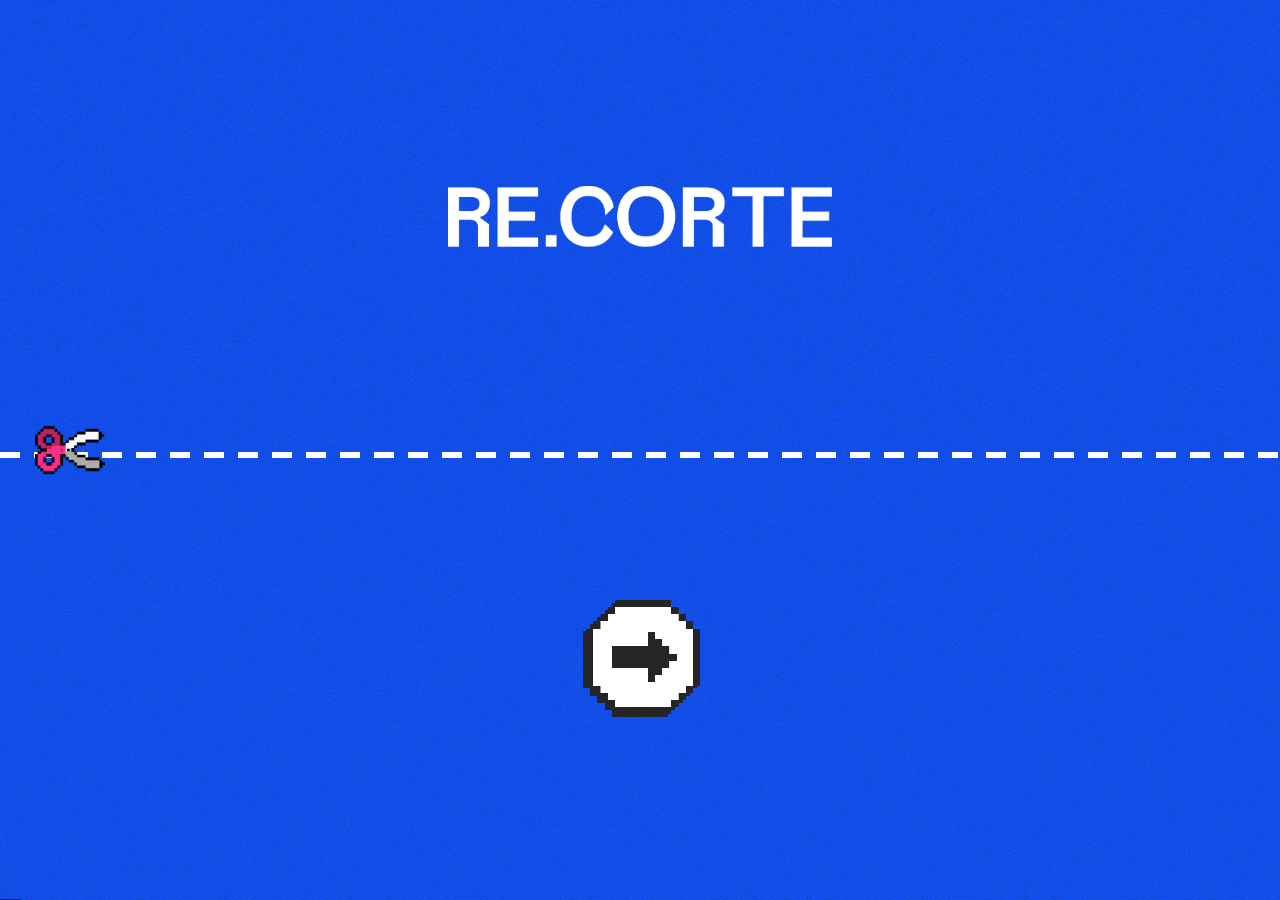
<file: index.html>
<!DOCTYPE html>
<html lang="pt-br">
<head>
    <meta charset="UTF-8">
    <meta name="viewport" content="width=device-width, initial-scale=1.0">
    <title>RE.CORTE</title>
    <script>
  /* ao abrir ou recarregar o site, o jogo das peças recomeça */
  try { localStorage.removeItem("recorte-jogo"); } catch (e) {}
</script>

<script>
  /* ao abrir ou recarregar o site, o jogo e os cards recomeçam */
  try {
    localStorage.removeItem("recorte-jogo");
    sessionStorage.removeItem("recorte-cards");
  } catch (e) {}
</script>

    <link rel="preload" as="image" href="img/garimpar/nav/4x/botao-moldura-normal@4x.png">

     <!-- pré-carrega o GIF da tesoura (usado no clique) -->
    <link rel="preload" as="image" href="img/1x/tesoura-gif.gif">
    
    <script src="legendas.js"></script>
    <style>
        * {
            box-sizing: border-box;
        }

        html, body {
            margin: 0;
            height: 100%;
            overflow: hidden;
            font-family: sans-serif;
        }

        .metade {
            position: fixed;
            left: 0;
            width: 100%;
            height: 50%;
            display: flex;
            align-items: center;
            justify-content: center;
            transition: transform 1s ease-in;
        }

        .cima {
    top: 0;
    height: calc(50% + 1px);
    align-items: flex-end;
    padding-bottom: 20px;
    background: url("img/1x/fundo-capa.jpg") center top / 100% 200% no-repeat;
        }

        .baixo {
            bottom: 0;
            align-items: flex-start;
            padding-top: 150px;
            background: url("img/1x/fundo-capa.jpg") center bottom / 100% 200% no-repeat;
        }

        .titulo {
            color: #fff;
            font-size: 64px;
            font-weight: 900;
            letter-spacing: 4px;
            margin: 0;
        }

        #garimpar {
  padding: 0;
  border: none;
  background: none;
  cursor: pointer;
  transition: transform 0.18s steps(4);
}

#garimpar {
  padding: 0;
  border: none;
  background: none;
  cursor: pointer;
  transition: transform 0.08s steps(2);
}

#garimpar img {
  display: block;
  width: 120px;
  image-rendering: pixelated;
}

/* por padrão: versão com sombra */
#garimpar .garimpar__pressionado { display: none; }

/* hover e foco: troca a moldura e desloca para onde estava a sombra */
#garimpar:hover .garimpar__normal,
#garimpar:focus-visible .garimpar__normal { display: none; }

#garimpar:hover .garimpar__pressionado,
#garimpar:focus-visible .garimpar__pressionado { display: block; }

#garimpar:hover,
#garimpar:focus-visible,
#garimpar:active {
  transform: translate(-4px, 4px);
}

@media (prefers-reduced-motion: reduce) {
  #garimpar { transition: none; }
}

        .linha {
            position: fixed;
            top: calc(50% + 2px);
            left: 0;
            width: 100%;
            height: 6px;
             background: repeating-linear-gradient(
        to right,
        #fff 0 20px,            /* tamanho do traço */
        transparent 20px 34px   /* traço + respiro: 44 - 20 = 24px de espaço */
    );
            z-index: 3;
        }

        .tesoura {
            position: fixed;
            top: 50%;
            left: 70px;
            transform: translate(-50%, -50%);
            font-size: 36px;
            z-index: 6;
            transition: left 1.1s linear;
        }

        .aberto .cima {
            transform: translateY(-100%);
        }

        .aberto .baixo {
            transform: translateY(100%);
        }

        .aberto .tesoura {
            left: 100%;
        }
.logo {
    position: fixed;
    left: 50%;
    top: 24%;                       /* posição final */
    transform: translate(-50%, -50%);
    z-index: 7;
    transition: opacity 0.4s;
    /* começa no centro (26vh abaixo) e sobe usando só transform */
    animation: sobe 1s cubic-bezier(0.65, 0, 0.35, 1) 2.2s backwards;
}

.logo img {
    display: block;
    width: 30vw;
    will-change: transform;
    animation:
        zoom 2s cubic-bezier(0.3, 0.1, 0.2, 1) both,
        fade 0.5s ease-out both;
}

/* linha: fade in */
.linha {
    opacity: 0;
    animation: fade 0.8s ease 2.6s forwards;
}

/* botão: mantido como estava */
#garimpar {
    opacity: 0;
    animation: aparece 0.6s ease 3s forwards;
}

/* tesoura: desliza da esquerda, de fora da tela */
.tesoura img {
    animation: tesoura-entra 0.9s cubic-bezier(0.2, 0.8, 0.2, 1) 2.8s backwards;
}

.aberto .logo {
    opacity: 0;
}

@keyframes zoom {
    from { transform: scale(0.1); }
    to   { transform: scale(1); }
}

@keyframes fade {
    from { opacity: 0; }
    to   { opacity: 1; }
}

@keyframes sobe {
    from { transform: translate(-50%, calc(-50% + 26vh)); }
    to   { transform: translate(-50%, -50%); }
}

@keyframes tesoura-entra {
    from { translate: -200px 0; }
    to   { translate: 0 0; }
}

@keyframes aparece {
    to { opacity: 1; }
}

/* mantém tudo pausado até o JS liberar */
body:not(.pronto) .logo,
body:not(.pronto) .logo img,
body:not(.pronto) .linha,
body:not(.pronto) #garimpar,
body:not(.pronto) .tesoura img {
    animation-play-state: paused;
}

.tesoura img {
    display: block;
    width: 70px;          /* tamanho da tesoura estática (PNG) */
    animation: tesoura-entra 0.9s cubic-bezier(0.2, 0.8, 0.2, 1) 2.8s backwards;
}

.tesoura img.animada {
    width: 100px;          /* tamanho do GIF: ajuste até igualar */
}
.destino {
    position: fixed;
    top: 0;
    left: 0;
    width: 100%;
    height: 100%;
    border: 0;
    z-index: 0;
}

.metade,
.tesoura {
    transition: none;
}

.aberto .cima,
.aberto .baixo {
    transform: none;
}
@media (max-width: 800px) {
    .logo img { width: 62vw; }      /* RE.CORTE: maior = mais largo */
    #garimpar img { width: 95px; }  /* botão da seta: menor */
}
    </style>
</head>
<body>
    <iframe class="destino" src="garimpar.html"></iframe>

    <div class="logo"><img src="img/1x/logocapa.png" alt="Recorte"></div>

    <div class="metade cima"></div>

    <div class="linha"></div>
    <div class="tesoura" id="tesoura"><img src="img/1x/tesoura.png" alt="Tesoura"></div>

    <div class="metade baixo">
        <button id="garimpar">
    <img class="garimpar__normal" src="img/1x/botao-seguir-sombra.png" alt="Garimpar">
    <img class="garimpar__pressionado" src="img/1x/botao-seguir.png" alt="" aria-hidden="true">
        </button>
    </div>

    <script>
        // só inicia as animações da capa quando a logo já estiver pronta
const logoImg = document.querySelector(".logo img");
function iniciar() { document.body.classList.add("pronto"); }

(logoImg.decode ? logoImg.decode() : Promise.resolve())
    .then(function () { requestAnimationFrame(iniciar); })
    .catch(iniciar);

setTimeout(iniciar, 1500); // segurança, caso a imagem demore demais
        const DURACAO = 3500;
        const ABERTURA = 0.5;

        const botao = document.getElementById("garimpar");
        const tesoura = document.getElementById("tesoura");
        const linha = document.querySelector(".linha");
        const cima = document.querySelector(".cima");
        const baixo = document.querySelector(".baixo");
        let cortando = false;

        botao.addEventListener("click", function () {
    if (cortando) return;
    cortando = true;

    const inicio = parseFloat(getComputedStyle(tesoura).left);
    tesoura.style.left = inicio + "px";
    document.body.classList.add("aberto");

    // troca o PNG estático pelo GIF (não trava o corte se falhar)
    const tesouraImg = tesoura.querySelector("img");
    if (tesouraImg) {
        tesouraImg.src = "img/1x/tesoura-gif.gif";
        tesouraImg.classList.add("animada");
    }

            const largura = window.innerWidth;
            const k = largura * ABERTURA;
            const total = largura + k;
            const t0 = performance.now();

            function passo(agora) {
                const p = Math.min((agora - t0) / DURACAO, 1);
                const x = p * total;

                tesoura.style.left = (inicio + x) + "px";
                linha.style.clipPath = "inset(0 0 0 " + x + "px)";
                cima.style.clipPath = "polygon(" + (x - k) + "px 0, 100% 0, 100% 100%, " + x + "px 100%)";
                baixo.style.clipPath = "polygon(" + x + "px 0, 100% 0, 100% 100%, " + (x - k) + "px 100%)";

                if (p < 1) {
                    requestAnimationFrame(passo);
                } else {
                    setTimeout(function () {
                        // Em vez de trocar de página, esconde a capa e libera a página de trás
document.querySelectorAll("body > *:not(.destino):not(script):not(style)").forEach(function (el) {
  el.style.display = "none";
});
const destino = document.querySelector(".destino");
destino.style.pointerEvents = "auto";
destino.style.zIndex = "9999";
                    }, 150);
                }
            }

            requestAnimationFrame(passo);
        });
    </script>
</body>
</html>
</file>
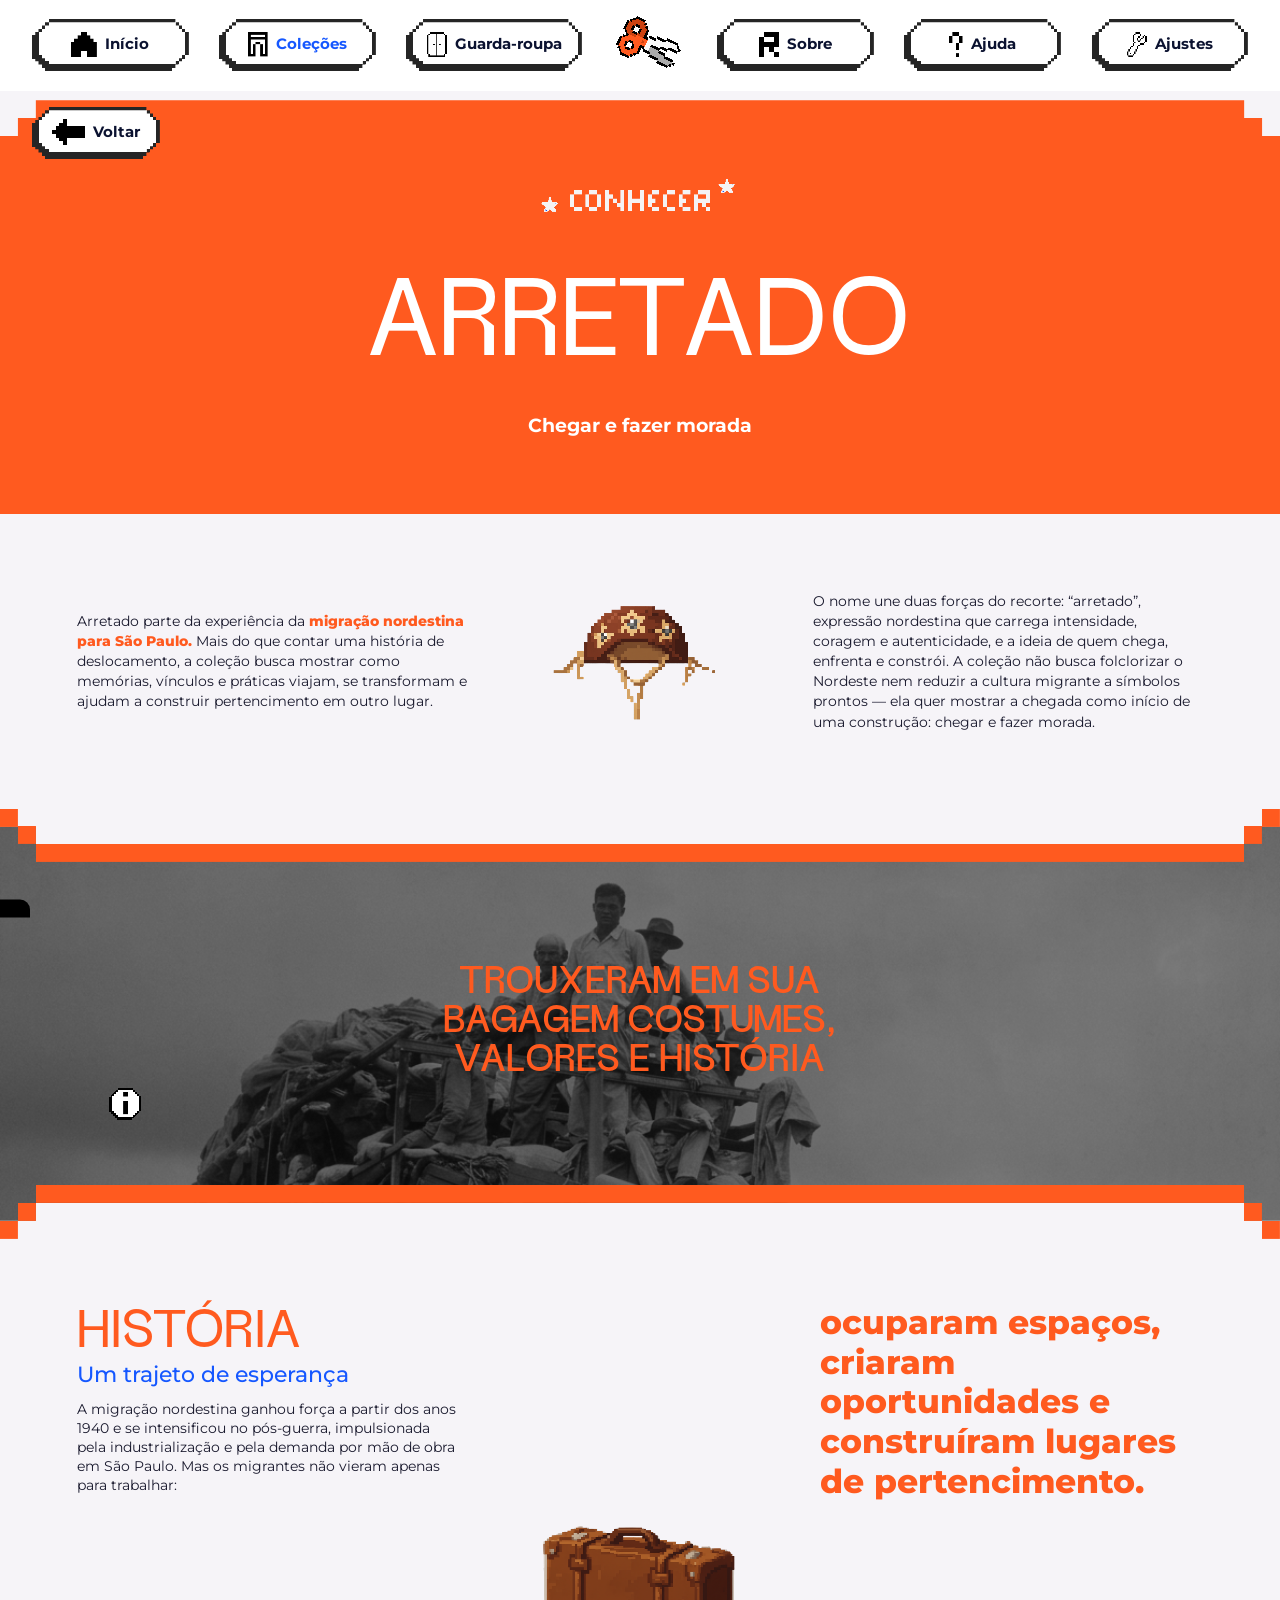
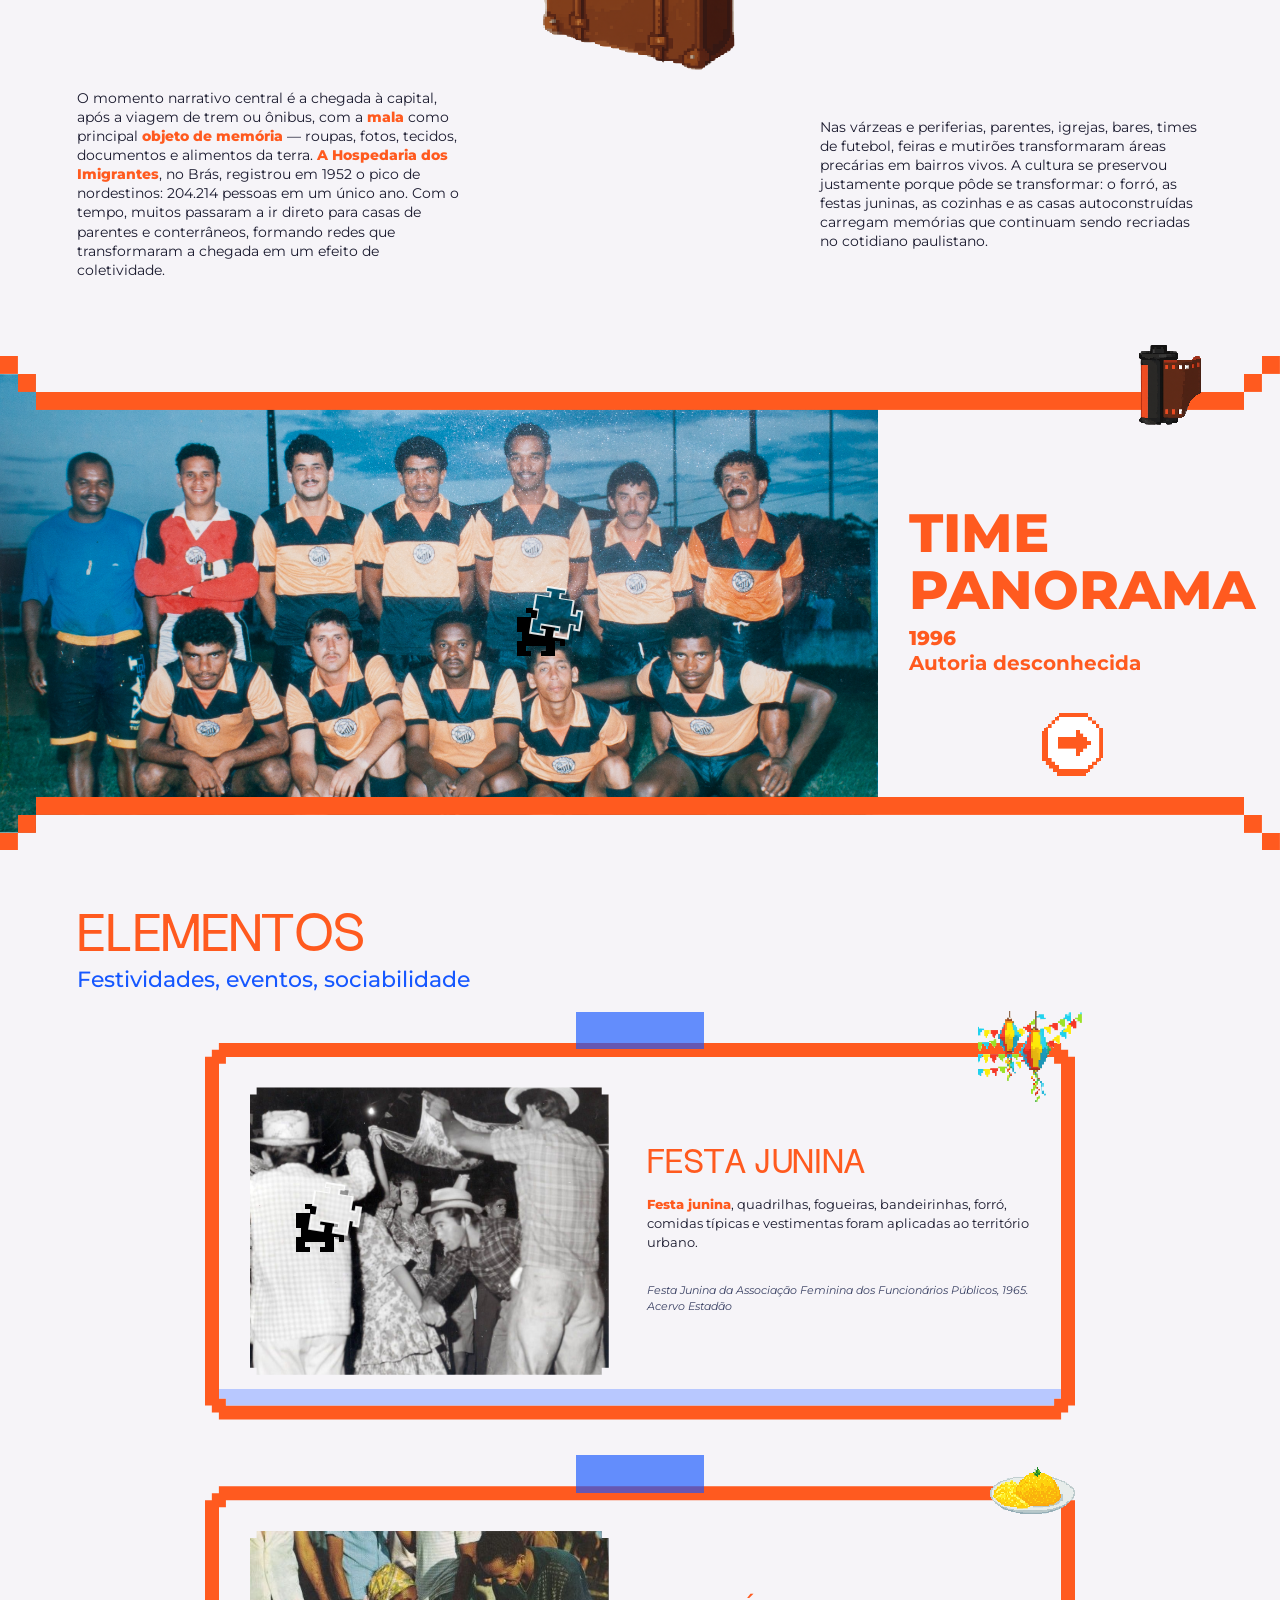
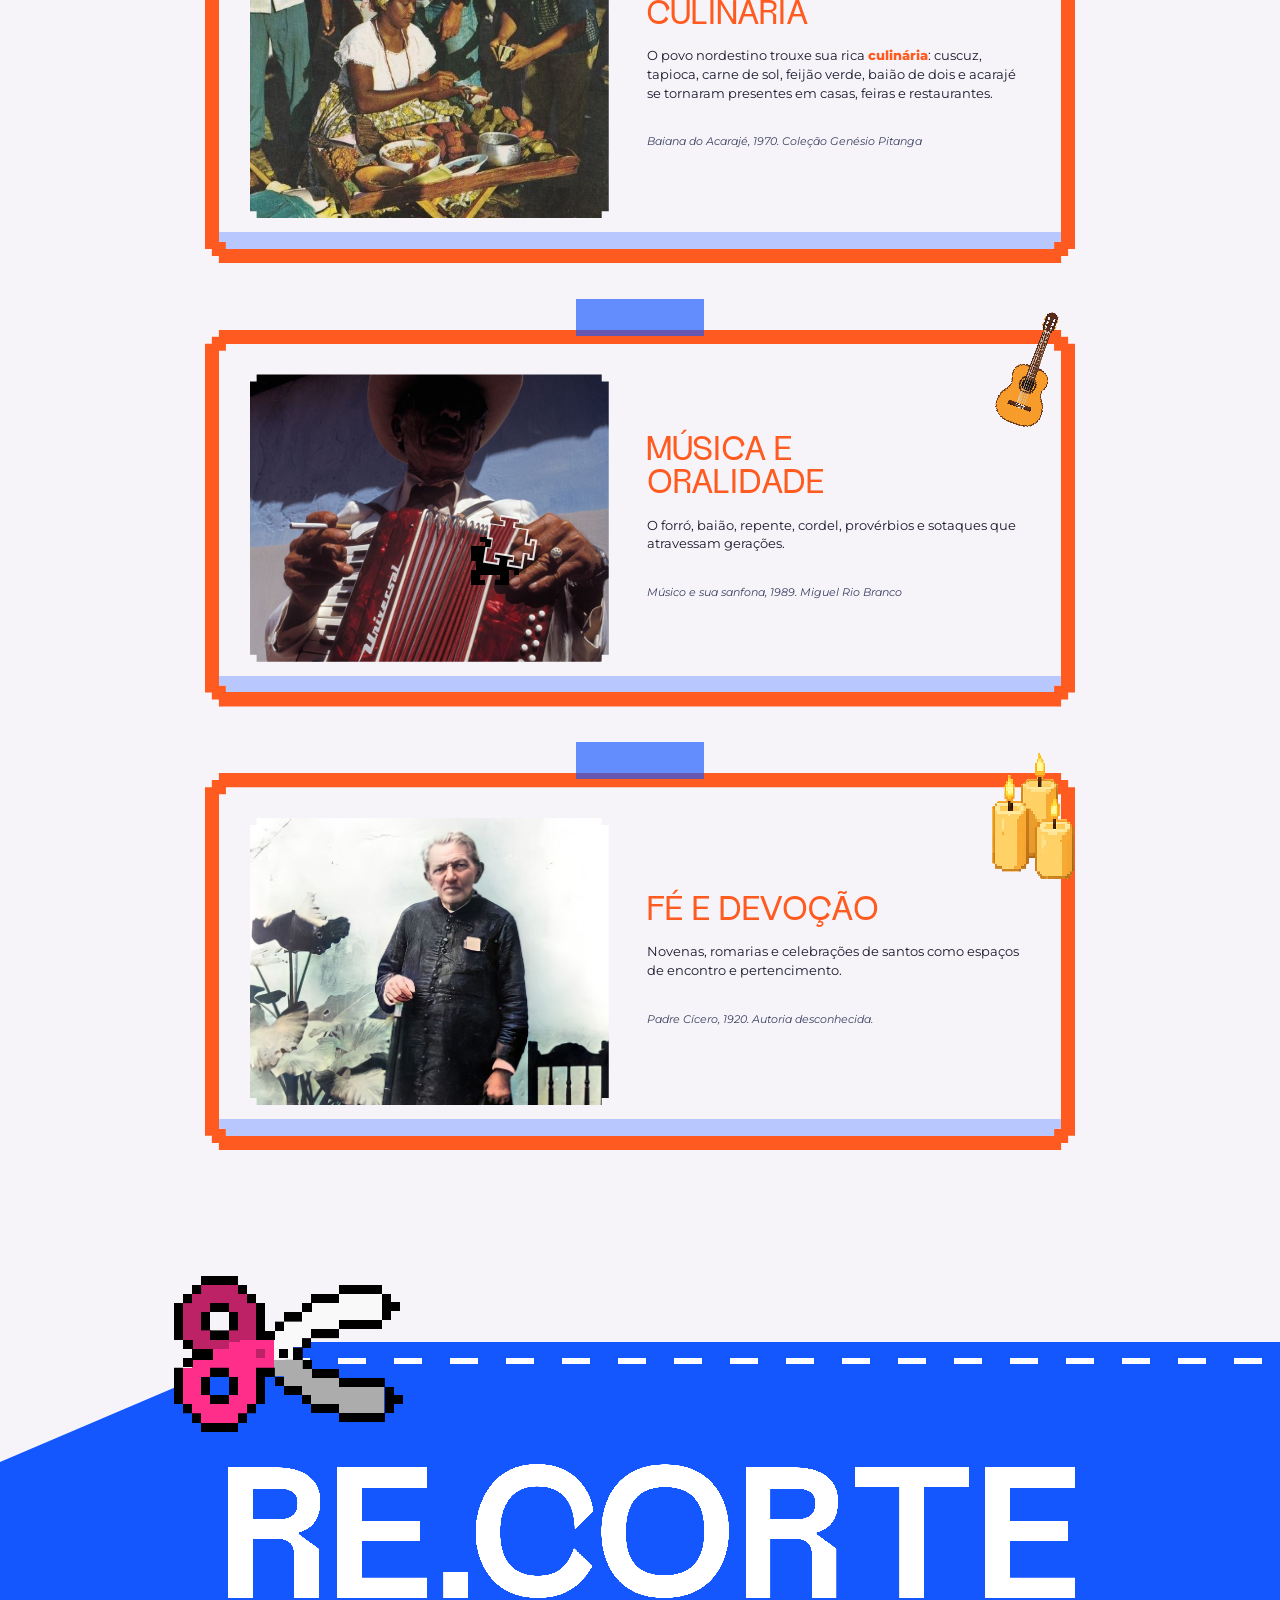
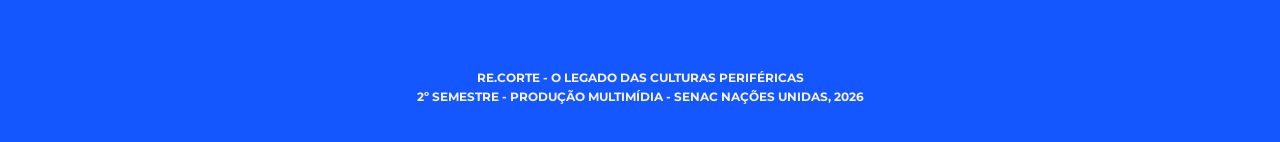
<file: arretado.html>
<!DOCTYPE html>
<html lang="pt-BR">
<head>
  <meta charset="UTF-8">
  <meta name="viewport" content="width=device-width, initial-scale=1.0">
  <title>Arretado | RE.CORTE</title>

  <link rel="preconnect" href="https://fonts.googleapis.com">
  <link rel="preconnect" href="https://fonts.gstatic.com" crossorigin>
  <link href="https://fonts.googleapis.com/css2?family=Montserrat:wght@400;600;700;800&display=swap" rel="stylesheet">

  <link rel="stylesheet" href="acessibilidade.css">
  <link rel="stylesheet" href="cabecalho.css">
  <link rel="stylesheet" href="fontes.css">
  <link rel="stylesheet" href="colecao.css">
    <link rel="stylesheet" href="rodape.css">
    <link rel="stylesheet" href="ajuda.css">
</head>
<body class="colecao colecao--arretado" data-ajuda="conhecer">

  <main>


    <!-- TOPO -->
    <header class="colecao__topo">
      <div class="colecao__selo">
        <img class="colecao__selo-texto" src="img/colecoes/arretado/4x/conhecer@4x.png" alt="Conhecer">
        <img class="colecao__selo-estrela colecao__selo-estrela--esq" src="img/colecoes/arretado/4x/estrelinha-sobre@4x.png" alt="" aria-hidden="true">
        <img class="colecao__selo-estrela colecao__selo-estrela--dir" src="img/colecoes/arretado/4x/estrelinha-sobre@4x.png" alt="" aria-hidden="true">
      </div>
      <h1 class="colecao__titulo">ARRETADO</h1>
      <p class="colecao__subtitulo">Chegar e fazer morada</p>
    </header>

    <!-- INTRODUÇÃO -->
    <section class="colecao__intro" aria-label="Sobre a coleção">
      <p>
        Arretado parte da experiência da <strong>migração nordestina para São Paulo.</strong>
        Mais do que contar uma história de deslocamento, a coleção busca mostrar como memórias,
        vínculos e práticas viajam, se transformam e ajudam a construir pertencimento em outro lugar.
      </p>

      <img class="colecao__intro-img" src="img/colecoes/arretado/4x/chapeu-arretado@4x.png" alt="Chapéu de couro bordado" >

      <p>
        O nome une duas forças do recorte: “arretado”, expressão nordestina que carrega intensidade,
        coragem e autenticidade, e a ideia de quem chega, enfrenta e constrói. A coleção não busca
        folclorizar o Nordeste nem reduzir a cultura migrante a símbolos prontos — ela quer mostrar a
        chegada como início de uma construção: chegar e fazer morada.
      </p>
    </section>
        <!-- FAIXA COM FOTO -->
    <section class="colecao__faixa" aria-label="Trouxeram em sua bagagem">
      <img class="colecao__faixa-foto" src="img/colecoes/arretado/fotos-arretado/bagagem.jpg" alt="Migrantes nordestinos sobre um caminhão pau de arara, com a bagagem">
      <h2 class="colecao__faixa-frase">Trouxeram em sua bagagem costumes, valores e história</h2>

      <button class="colecao__info" type="button" aria-describedby="credito-grupo">
        <img class="img-normal" src="img/colecoes/arretado/4x/icone-info@4x.png" alt="Ver o crédito da imagem">
        <img class="img-pressionada" src="img/colecoes/arretado/4x/icone-infopressionada@4x.png" alt="" aria-hidden="true">
      </button> 
      <p class="colecao__credito" id="credito-bagagem" role="tooltip">Migrantes nordestinos embarcam no veículo "Pau de Arara", 1958. Autoria Desconhecida</p>
    </section>
        <!-- HISTÓRIA -->
    <section class="colecao__historia" aria-labelledby="titulo-historia">
      <div class="colecao__historia-linha">
        <div>
          <h2 class="colecao__h2" id="titulo-historia">HISTÓRIA</h2>
          <p class="colecao__h3">Um trajeto de esperança</p>
          <p>
            A migração nordestina ganhou força a partir dos anos 1940 e se intensificou no pós-guerra,
            impulsionada pela industrialização e pela demanda por mão de obra em São Paulo. Mas os
            migrantes não vieram apenas para trabalhar:
          </p>
        </div>
        <p class="colecao__destaque">
          ocuparam espaços, criaram oportunidades e construíram lugares de pertencimento.
        </p>
      </div>

      <img class="colecao__mala" src="img/colecoes/arretado/4x/mala@4x.png" alt="Mala de couro marrom, o principal objeto de memória da migração">

      <div class="colecao__historia-linha">
        <p>
          O momento narrativo central é a chegada à capital, após a viagem de trem ou ônibus, com a
          <strong>mala</strong> como principal <strong>objeto de memória</strong> — roupas, fotos, tecidos,
          documentos e alimentos da terra. <strong>A Hospedaria dos Imigrantes</strong>, no Brás, registrou
          em 1952 o pico de nordestinos: 204.214 pessoas em um único ano. Com o tempo, muitos passaram a ir
          direto para casas de parentes e conterrâneos, formando redes que transformaram a chegada em um
          efeito de coletividade.
        </p>
        <p>
          Nas várzeas e periferias, parentes, igrejas, bares, times de futebol, feiras e mutirões
          transformaram áreas precárias em bairros vivos. A cultura se preservou justamente porque pôde se
          transformar: o forró, as festas juninas, as cozinhas e as casas autoconstruídas carregam memórias
          que continuam sendo recriadas no cotidiano paulistano.
        </p>
      </div>
    </section>
        <!-- CARROSSEL DE FOTOS -->
    <section class="colecao__faixa colecao__carrossel" aria-roledescription="carrossel" aria-label="Fotos da coleção">
      <img class="colecao__rolo" src="img/colecoes/arretado/4x/rolo-filme@4x.png" alt="" aria-hidden="true">

      <article class="colecao__slide">
        <img class="colecao__faixa-foto" src="img/colecoes/arretado/fotos-arretado/time-panorama.jpg" alt="Time de futebol posado, com jogadores em pé e agachados">
        <button class="esteregg" type="button" data-peca="camisetasertaofc" style="--x: 40%; --y: 50%;"></button>
        <div class="colecao__slide-texto">
          <h3 class="colecao__slide-titulo colecao__slide-titulo--grande">TIME<br>PANORAMA</h3>
          <p class="colecao__slide-ano">1996</p>
          <p class="colecao__slide-credito">Autoria desconhecida</p>
        </div>
        
      </article>

      <article class="colecao__slide">
        <img class="colecao__faixa-foto" src="img/colecoes/arretado/fotos-arretado/altar.jpg" alt="Altar doméstico com quadros religiosos, relógio e flores">
         <button class="esteregg" type="button" data-peca="colarvitral" style="--x: 11.1%; --y: 41.1%;"></button>
        <div class="colecao__slide-texto">
          <h3 class="colecao__slide-titulo colecao__slide-titulo--grande">ALTAR</h3>
          <p class="colecao__slide-ano">2007</p>
          <p class="colecao__slide-credito">Autoria desconhecida</p>
        </div>
      </article>

      <article class="colecao__slide">
        <img class="colecao__faixa-foto" src="img/colecoes/arretado/fotos-arretado/documentario.jpg" alt="Jovem segurando uma claquete durante gravação de documentário">
        <div class="colecao__slide-texto">
          <h3 class="colecao__slide-titulo">MAKING OF DOC.<br>TRAJETOS Y AFETOS</h3>
          <p class="colecao__slide-ano">2023</p>
          <p class="colecao__slide-credito">Acervo Desenrola e Não me Enrola</p>
        </div>
      </article>

      <article class="colecao__slide">
        <img class="colecao__faixa-foto" src="img/colecoes/arretado/fotos-arretado/monumento.jpg" alt="Monumento ao Migrante Nordestino, um grande arco de aço corten">
        <div class="colecao__slide-texto">
          <h3 class="colecao__slide-titulo">MONUMENTO AO<br>MIGRANTE<br>NORDESTINO</h3>
          <p class="colecao__slide-ano">2010</p>
          <p class="colecao__slide-credito">Foto por Zito</p>
        </div>
      </article>

      <button class="colecao__seta" type="button" aria-label="Próxima foto">
        <img class="img-normal" src="img/colecoes/arretado/4x/setalaranja@4x.png" alt="">
        <img class="img-pressionada" src="img/colecoes/arretado/4x/setalaranjapressionada@4x.png" alt="" aria-hidden="true">
      </button>
    </section>
        <!-- ELEMENTOS -->
    <section class="colecao__elementos" aria-labelledby="titulo-elementos">
      <h2 class="colecao__h2" id="titulo-elementos">ELEMENTOS</h2>
      <p class="colecao__h3">Festividades, eventos, sociabilidade</p>

      <div class="colecao__cartoes">

        <article class="cartao">
          <span class="cartao__fita" aria-hidden="true"></span>
          <img class="cartao__icone" src="img/colecoes/arretado/4x/icone-festa@4x.png" alt="" aria-hidden="true">
          <div class="cartao__moldura">
            <div class="cartao__miolo">
              <img class="cartao__foto" src="img/colecoes/arretado/fotos-arretado/festa-junina.jpg" alt="Casais dançando quadrilha em uma festa junina">
                 <button class="esteregg" type="button" data-peca="calcacabrabonita" style="--x: 8.6%; --y: 40.7%;"></button>
              <div class="cartao__texto">
                <h3 class="cartao__titulo">FESTA JUNINA</h3>
                <p><strong>Festa junina</strong>, quadrilhas, fogueiras, bandeirinhas, forró, comidas típicas e vestimentas foram aplicadas ao território urbano.</p>
                <p class="cartao__legenda">Festa Junina da Associação Feminina dos Funcionários Públicos, 1965. Acervo Estadão</p>
              </div>
            </div>
          </div>
        </article>

        <article class="cartao">
          <span class="cartao__fita" aria-hidden="true"></span>
          <img class="cartao__icone" src="img/colecoes/arretado/4x/icone-culinaria@4x.png" alt="" aria-hidden="true">
          <div class="cartao__moldura">
            <div class="cartao__miolo">
              <img class="cartao__foto" src="img/colecoes/arretado/fotos-arretado/culinaria.jpg" alt="Baiana do acarajé servindo comida entre outras pessoas">
              <div class="cartao__texto">  
              <h3 class="cartao__titulo">CULINÁRIA</h3>
                <p>O povo nordestino trouxe sua rica <strong>culinária</strong>: cuscuz, tapioca, carne de sol, feijão verde, baião de dois e acarajé se tornaram presentes em casas, feiras e restaurantes.</p>
                <p class="cartao__legenda">Baiana do Acarajé, 1970. Coleção Genésio Pitanga</p>
              </div>
            </div>
          </div>
        </article>

        <article class="cartao">
          <span class="cartao__fita" aria-hidden="true"></span>
          <img class="cartao__icone" src="img/colecoes/arretado/4x/icone-musica@4x.png" alt="" aria-hidden="true">
          <div class="cartao__moldura">
            <div class="cartao__miolo">
              <img class="cartao__foto" src="img/colecoes/arretado/fotos-arretado/musica.jpg" alt="Músico tocando sanfona">
              <button class="esteregg" type="button" data-peca="jaquetamandacaru" style="--x: 29.3%; --y: 54.1%;"></button>
              <div class="cartao__texto">
                <h3 class="cartao__titulo">MÚSICA E<br>ORALIDADE</h3>
                <p>O forró, baião, repente, cordel, provérbios e sotaques que atravessam gerações.</p>
                <p class="cartao__legenda">Músico e sua sanfona, 1989. Miguel Rio Branco</p>
              </div>
            </div>
          </div>
        </article>

        <article class="cartao">
          <span class="cartao__fita" aria-hidden="true"></span>
          <img class="cartao__icone" src="img/colecoes/arretado/4x/icone-fe@4x.png" alt="" aria-hidden="true">
          <div class="cartao__moldura">
            <div class="cartao__miolo">
              <img class="cartao__foto" src="img/colecoes/arretado/fotos-arretado/fe.jpg" alt="Retrato do Padre Cícero">
              <div class="cartao__texto">
                <h3 class="cartao__titulo">FÉ E DEVOÇÃO</h3>
                <p>Novenas, romarias e celebrações de santos como espaços de encontro e pertencimento.</p>
                <p class="cartao__legenda">Padre Cícero, 1920. Autoria desconhecida.</p>
              </div>
            </div>
          </div>
        </article>

      </div>
    </section>
  </main>
  <div class="esteregg-zona">
</div>
  <!-- RODAPÉ -->
  <footer class="rodape" id="rodape">
    <div class="rodape__corte" aria-hidden="true"></div>

    <div class="rodape__arte" role="img" aria-label="RE.CORTE, com uma tesoura">
      <div class="rodape__arte-repouso"></div>
      <div class="rodape__arte-hover"></div>
    </div>

    <div class="rodape__alvo rodape__alvo--tesoura" aria-hidden="true"></div>
    <div class="rodape__alvo rodape__alvo--letras" aria-hidden="true"></div>

    <p class="rodape__legenda">
      RE.CORTE - O LEGADO DAS CULTURAS PERIFÉRICAS<br>
      2º SEMESTRE - PRODUÇÃO MULTIMÍDIA - SENAC NAÇÕES UNIDAS, 2026
    </p>
  </footer>

  <script src="cabecalho.js"></script>
  <script src="acessibilidade.js"></script>
    <script src="colecao.js"></script>
      <script src="rodape.js"></script>
      <script src="pecas.js"></script>
<script src="esteregg.js"></script>
<script src="ajuda.js"></script>
<script src="legendas.js"></script>
</body>
</html>
</file>
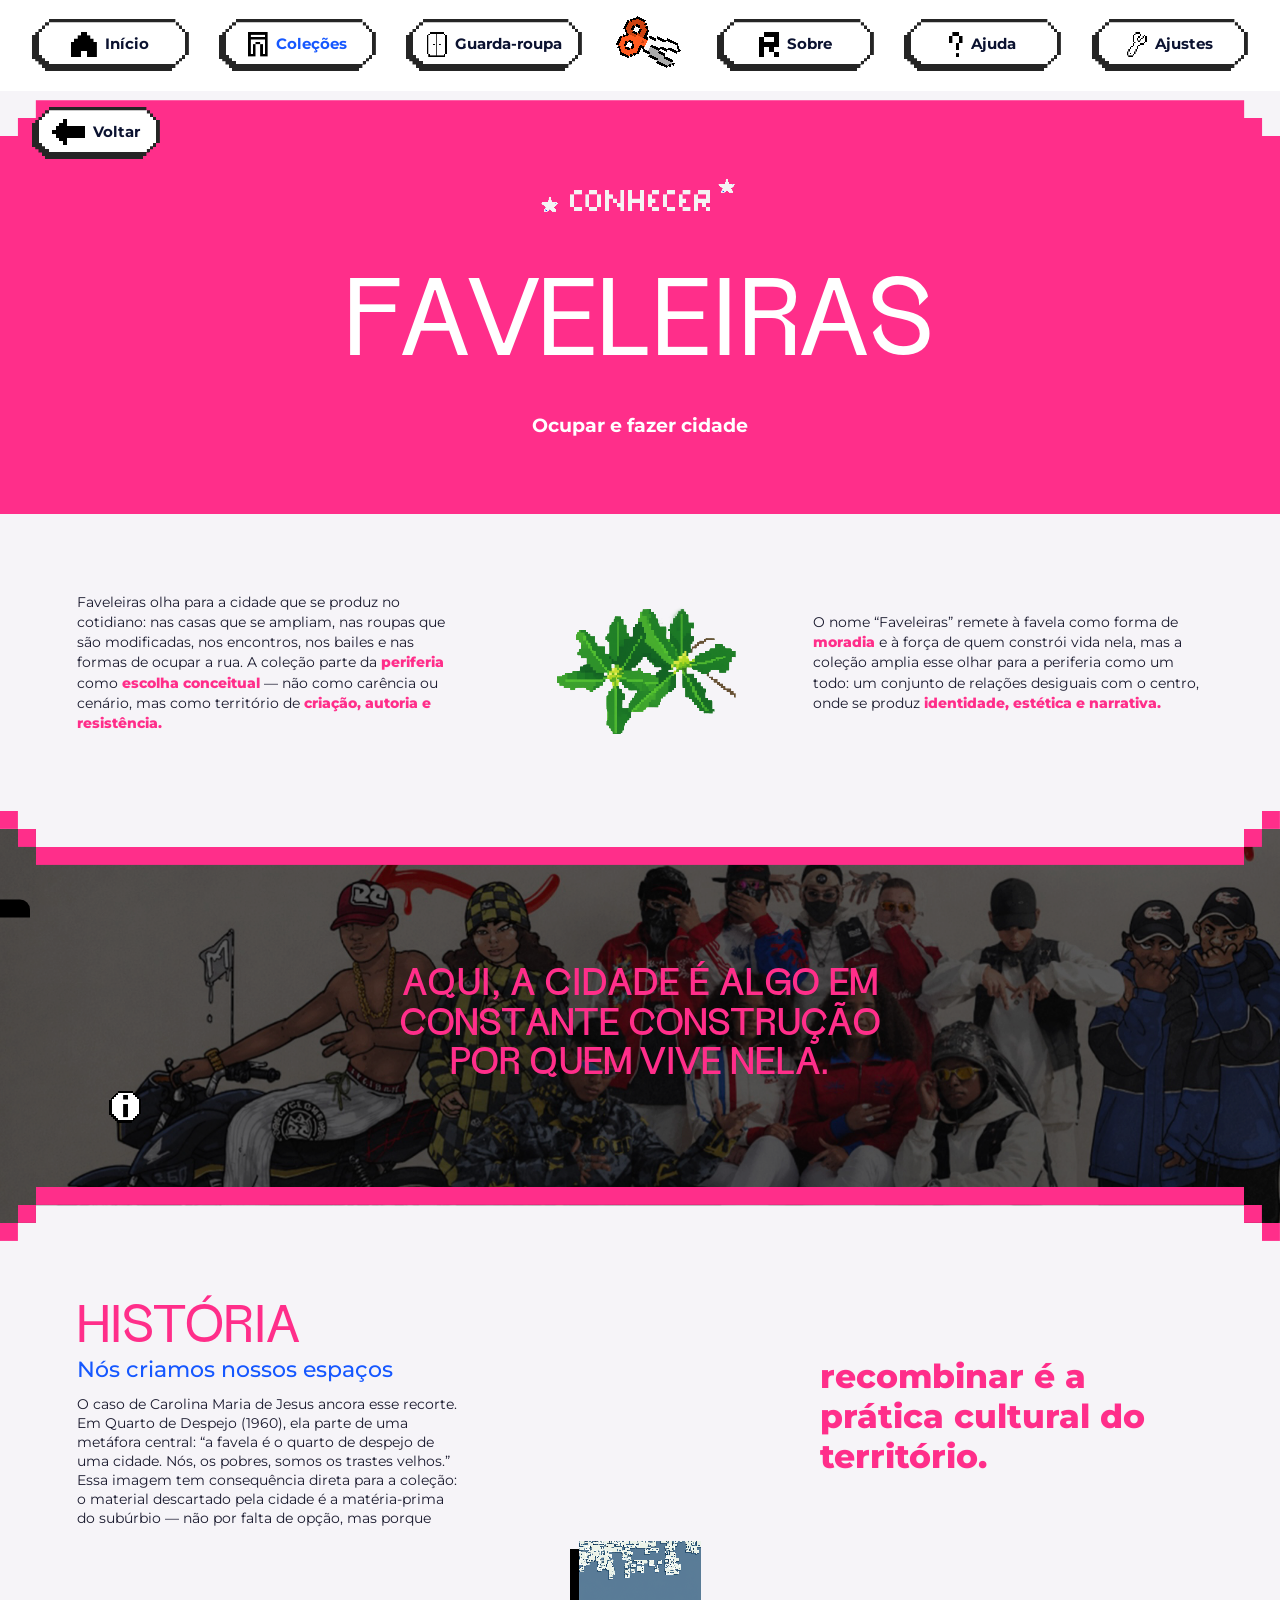
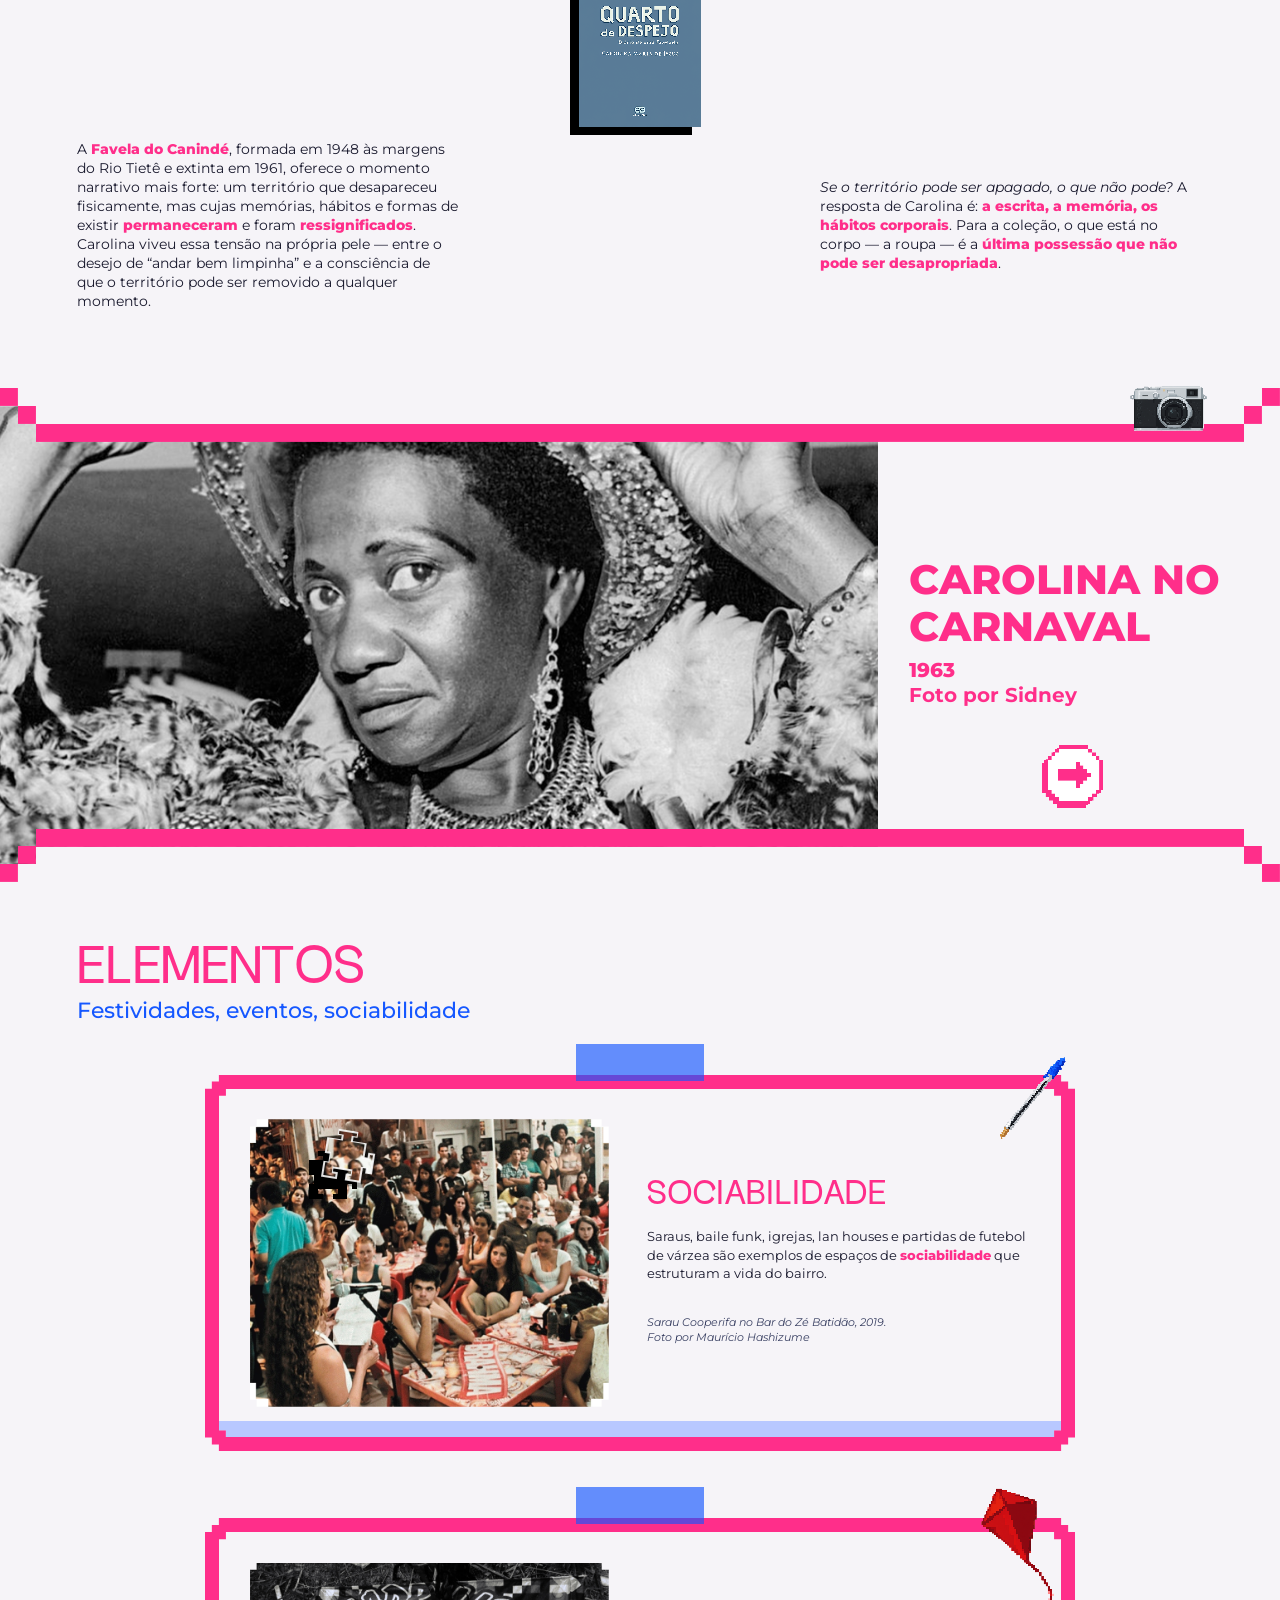
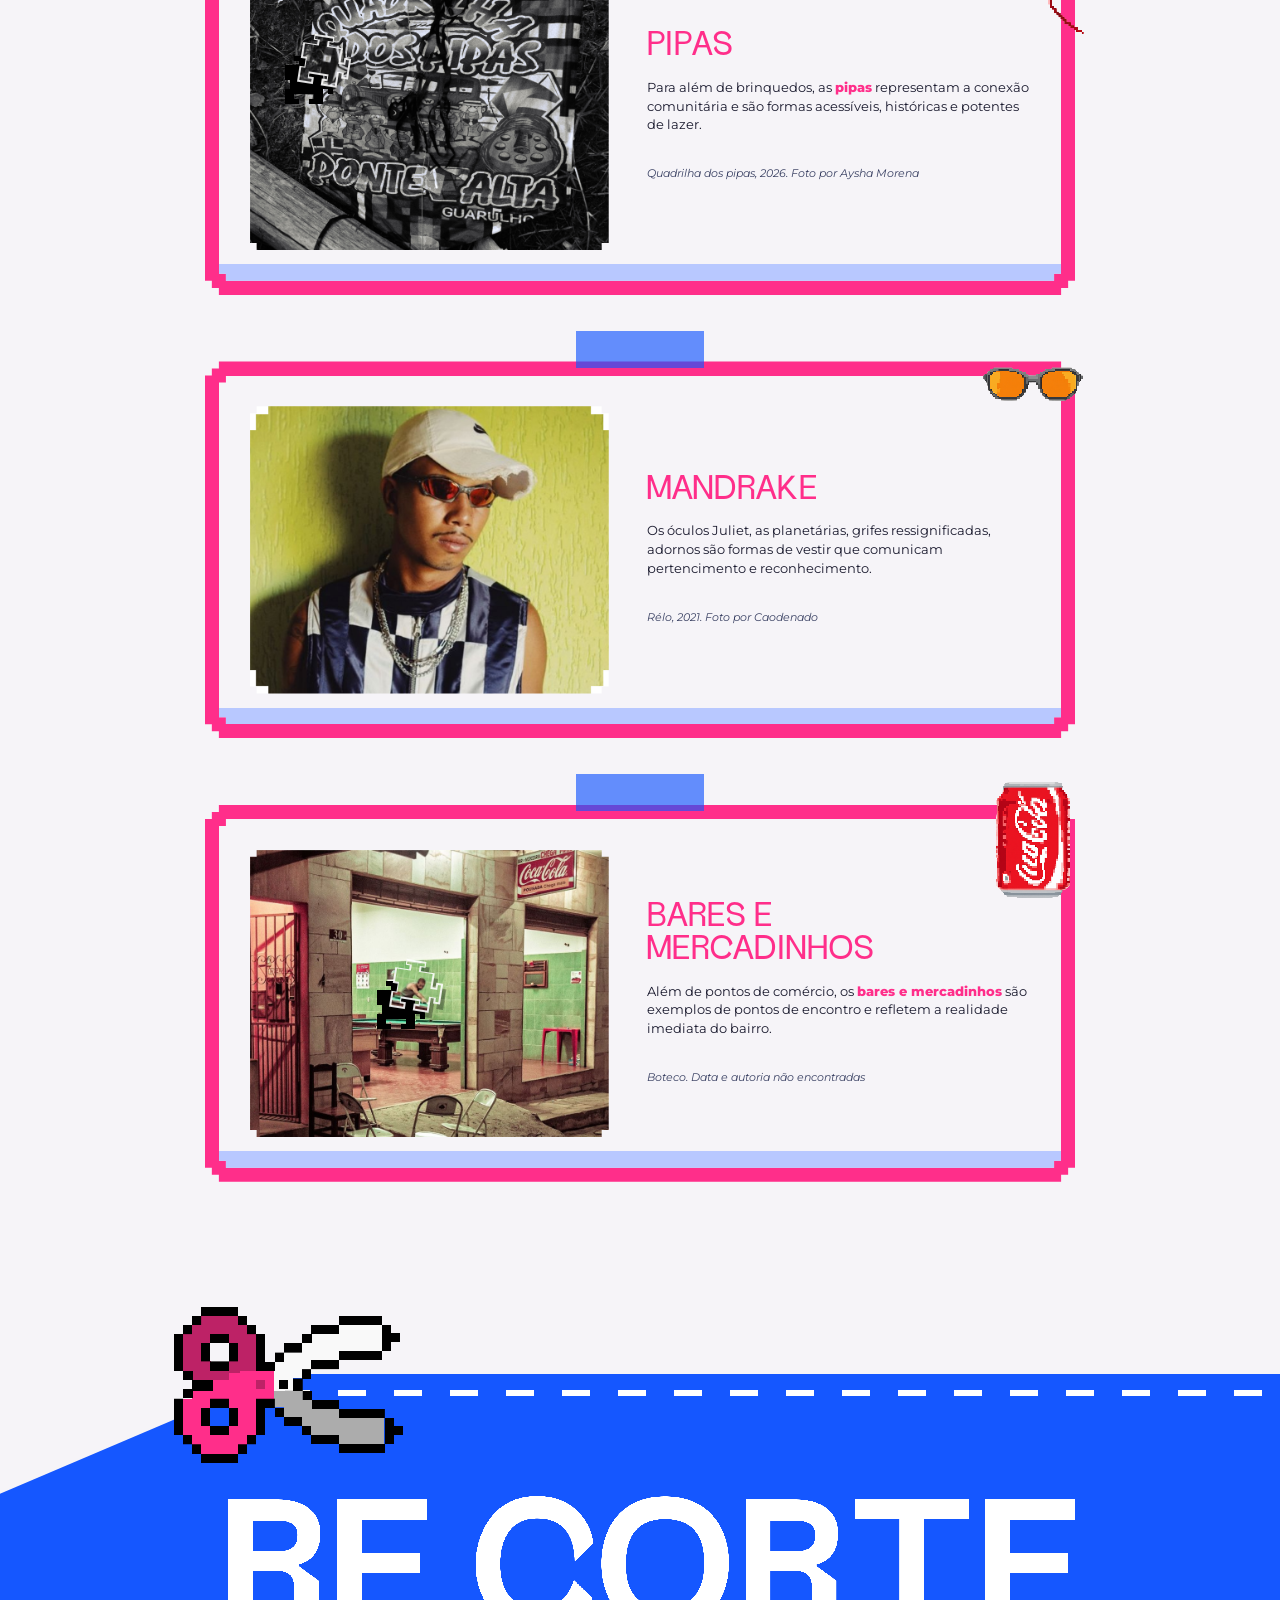
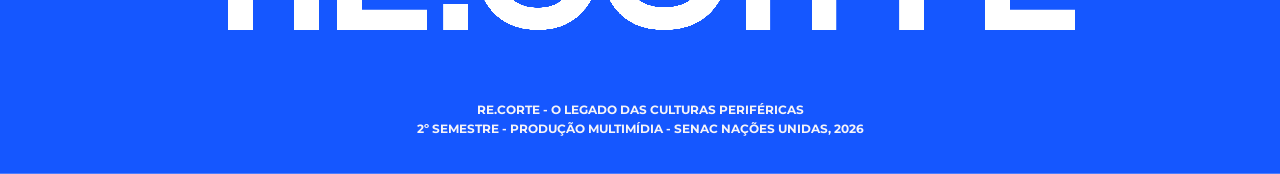
<file: faveleiras.html>
<!DOCTYPE html>
<html lang="pt-BR">
<head>
  <meta charset="UTF-8">
  <meta name="viewport" content="width=device-width, initial-scale=1.0">
  <title>Faveleiras | RE.CORTE</title>

  <link rel="preconnect" href="https://fonts.googleapis.com">
  <link rel="preconnect" href="https://fonts.gstatic.com" crossorigin>
  <link href="https://fonts.googleapis.com/css2?family=Montserrat:wght@400;600;700;800&display=swap" rel="stylesheet">

  <link rel="stylesheet" href="acessibilidade.css">
  <link rel="stylesheet" href="cabecalho.css">
  <link rel="stylesheet" href="fontes.css">
  <link rel="stylesheet" href="colecao.css">
  <link rel="stylesheet" href="rodape.css">
  <link rel="stylesheet" href="ajuda.css">
</head>
<body class="colecao colecao--faveleiras">
  	<body class="..." data-ajuda="conhecer"></body>

  <main>

    <!-- TOPO -->
    <header class="colecao__topo">
      <div class="colecao__selo">
        <img class="colecao__selo-texto" src="img/colecoes/arretado/4x/conhecer@4x.png" alt="Conhecer">
        <img class="colecao__selo-estrela colecao__selo-estrela--esq" src="img/colecoes/arretado/4x/estrelinha-sobre@4x.png" alt="" aria-hidden="true">
        <img class="colecao__selo-estrela colecao__selo-estrela--dir" src="img/colecoes/arretado/4x/estrelinha-sobre@4x.png" alt="" aria-hidden="true">
      </div>
      <h1 class="colecao__titulo">FAVELEIRAS</h1>
      <p class="colecao__subtitulo">Ocupar e fazer cidade</p>
    </header>

    <!-- INTRODUÇÃO -->
    <section class="colecao__intro" aria-label="Sobre a coleção">
      <p>
        Faveleiras olha para a cidade que se produz no cotidiano: nas casas que se ampliam, nas roupas que
        são modificadas, nos encontros, nos bailes e nas formas de ocupar a rua. A coleção parte da
        <strong>periferia</strong> como <strong>escolha conceitual</strong> — não como carência ou cenário,
        mas como território de <strong>criação, autoria e resistência.</strong>
      </p>

      <img class="colecao__intro-img" src="img/colecoes/faveleiras/4x/plantinhas@4x.png" alt="Ilustração de uma planta com folhas verdes">

      <p>
        O nome “Faveleiras” remete à favela como forma de <strong>moradia</strong> e à força de quem
        constrói vida nela, mas a coleção amplia esse olhar para a periferia como um todo: um conjunto de
        relações desiguais com o centro, onde se produz <strong>identidade, estética e narrativa.</strong>
      </p>
    </section>

    <!-- FAIXA COM FOTO -->
    <section class="colecao__faixa" aria-label="Aqui, a cidade é algo em constante construção">
      <img class="colecao__faixa-foto" src="img/colecoes/faveleiras/fotos-faveleiras/grupo.jpg" alt="Ilustração de um grupo de jovens com roupas de rua, sentados ao lado de uma moto">
      <h2 class="colecao__faixa-frase">Aqui, a cidade é algo em constante construção por quem vive nela.</h2>

      <button class="colecao__info" type="button" aria-describedby="credito-grupo">
        <img class="img-normal" src="img/colecoes/faveleiras/4x/icone-info@4x.png" alt="Ver o crédito da imagem">
        <img class="img-pressionada" src="img/colecoes/faveleiras/4x/icone-infopressionada@4x.png" alt="" aria-hidden="true">
      </button>
      <p class="colecao__credito" id="credito-grupo" role="tooltip">Foto por Rodrigo Ladeira/Divulgação - Imagem de acervo do Vivência Lab</p>
    </section>

    <!-- HISTÓRIA -->
    <section class="colecao__historia" aria-labelledby="titulo-historia">
      <div class="colecao__historia-linha">
        <div>
          <h2 class="colecao__h2" id="titulo-historia">HISTÓRIA</h2>
          <p class="colecao__h3">Nós criamos nossos espaços</p>
          <p>
            O caso de Carolina Maria de Jesus ancora esse recorte. Em Quarto de Despejo (1960), ela parte de
            uma metáfora central: “a favela é o quarto de despejo de uma cidade. Nós, os pobres, somos os
            trastes velhos.” Essa imagem tem consequência direta para a coleção: o material descartado pela
            cidade é a matéria-prima do subúrbio — não por falta de opção, mas porque
          </p>
        </div>
        <p class="colecao__destaque">
          recombinar é a prática cultural do território.
        </p>
      </div>

      <img class="colecao__mala" src="img/colecoes/faveleiras/4x/livro@4x.png" alt="Capa do livro Quarto de Despejo, de Carolina Maria de Jesus">

      <div class="colecao__historia-linha">
        <p>
          A <strong>Favela do Canindé</strong>, formada em 1948 às margens do Rio Tietê e extinta em 1961,
          oferece o momento narrativo mais forte: um território que desapareceu fisicamente, mas cujas
          memórias, hábitos e formas de existir <strong>permaneceram</strong> e foram
          <strong>ressignificados</strong>. Carolina viveu essa tensão na própria pele — entre o desejo de
          “andar bem limpinha” e a consciência de que o território pode ser removido a qualquer momento.
        </p>
        <p>
          <em>Se o território pode ser apagado, o que não pode?</em> A resposta de Carolina é:
          <strong>a escrita, a memória, os hábitos corporais</strong>. Para a coleção, o que está no corpo —
          a roupa — é a <strong>última possessão que não pode ser desapropriada</strong>.
        </p>
      </div>
    </section>

      <!-- CARROSSEL DE FOTOS -->
        <section class="colecao__faixa colecao__carrossel" aria-roledescription="carrossel" aria-label="Fotos da coleção">
      <img class="colecao__rolo" src="img/colecoes/faveleiras/4x/camera@4x.png" alt="" aria-hidden="true">

      <article class="colecao__slide">
        <img class="colecao__faixa-foto" src="img/colecoes/faveleiras/fotos-faveleiras/carolina-carnaval.jpg" alt="Carolina Maria de Jesus fantasiada no carnaval, com chapéu de lantejoulas e plumas">
        <div class="colecao__slide-texto">
          <h3 class="colecao__slide-titulo colecao__slide-titulo--medio">CAROLINA NO<br>CARNAVAL</h3>
          <p class="colecao__slide-ano">1963</p>
          <p class="colecao__slide-credito">Foto por Sidney</p>
        </div>
      </article>

      <article class="colecao__slide">
        <img class="colecao__faixa-foto" src="img/colecoes/faveleiras/fotos-faveleiras/integrantes.jpg" alt="Quatro integrantes do grupo posando abraçados, com roupas de moletom e correntes">
        <button class="esteregg" type="button" data-peca="bonerecap" style="--x: 9.3%; --y: 44.5%;"></button>
        <div class="colecao__slide-texto">
          <h3 class="colecao__slide-titulo">MEMBROS E<br>ASSOCIADOS DO<br>FACÇÃO CENTRAL</h3>
          <p class="colecao__slide-ano">1999</p>
          <p class="colecao__slide-credito">Autoria desconhecida</p>
        </div>
      </article>

      <article class="colecao__slide">
        <img class="colecao__faixa-foto" src="img/colecoes/faveleiras/fotos-faveleiras/gabrielepedro.jpg" alt="Dois jovens abraçados em uma escadaria, com bonés, óculos escuros e correntes">
        <div class="colecao__slide-texto">
          <h3 class="colecao__slide-titulo colecao__slide-titulo--medio">GABRIEL E<br>PEDRO</h3>
          <p class="colecao__slide-ano">2023</p>
          <p class="colecao__slide-credito">Foto por Beatriz Gonçalves</p>
        </div>
      </article>

      <article class="colecao__slide">
        <img class="colecao__faixa-foto" src="img/colecoes/faveleiras/fotos-faveleiras/plantafaveleira.jpg" alt="Ramo de faveleira com folhas verdes e flores pequenas">
        <div class="colecao__slide-texto colecao__slide-texto--so-titulo">
          <h3 class="colecao__slide-titulo colecao__slide-titulo--grande">FAVELEIRA</h3>
        </div>
      </article>

       <button class="colecao__seta" type="button" aria-label="Próxima foto">
          <img class="img-normal" src="img/colecoes/faveleiras/4x/setarosa@4x.png" alt="">
         <img class="img-pressionada" src="img/colecoes/faveleiras/4x/setarosapressionada@4x.png" alt="" aria-hidden="true">
       </button>
    </section>

    <!-- ELEMENTOS -->
    <section class="colecao__elementos" aria-labelledby="titulo-elementos">
      <h2 class="colecao__h2" id="titulo-elementos">ELEMENTOS</h2>
      <p class="colecao__h3">Festividades, eventos, sociabilidade</p>

      <div class="colecao__cartoes">

        <article class="cartao">
          <span class="cartao__fita" aria-hidden="true"></span>
          <img class="cartao__icone" src="img/colecoes/faveleiras/4x/icone-sociabilidade@4x.png" alt="" aria-hidden="true">
          <div class="cartao__moldura">
            <div class="cartao__miolo">
              <img class="cartao__foto" src="img/colecoes/faveleiras/fotos-faveleiras/sarau.jpg" alt="Plateia lotada em um sarau, com uma mulher falando ao microfone">
              <button class="esteregg" type="button" data-peca="shortspoesia" style="--x: 10.1%; --y: 16.4%;"></button>
              <div class="cartao__texto">
                <h3 class="cartao__titulo">SOCIABILIDADE</h3>
                <p>Saraus, baile funk, igrejas, lan houses e partidas de futebol de várzea são exemplos de espaços de <strong>sociabilidade</strong> que estruturam a vida do bairro.</p>
                <p class="cartao__legenda">Sarau Cooperifa no Bar do Zé Batidão, 2019.<br>Foto por Maurício Hashizume</p>
              </div>
            </div>
          </div>
        </article>

        <article class="cartao">
          <span class="cartao__fita" aria-hidden="true"></span>
          <img class="cartao__icone" src="img/colecoes/faveleiras/4x/icone-pipa@4x.png" alt="" aria-hidden="true">
          <div class="cartao__moldura">
            <div class="cartao__miolo">
              <img class="cartao__foto" src="img/colecoes/faveleiras/fotos-faveleiras/pipas.jpg" alt="Pipa com a estampa Quadrilha dos Pipas, Ponte Alta, Guarulhos">
              <button class="esteregg" type="button" data-peca="camisetarelo" style="--x: 7.3%; --y: 34.1%;"></button>
              <div class="cartao__texto">
                <h3 class="cartao__titulo">PIPAS</h3>
                <p>Para além de brinquedos, as <strong>pipas</strong> representam a conexão comunitária e são formas acessíveis, históricas e potentes de lazer.</p>
                <p class="cartao__legenda">Quadrilha dos pipas, 2026. Foto por Aysha Morena</p>
              </div>
            </div>
          </div>
        </article>

        <article class="cartao">
          <span class="cartao__fita" aria-hidden="true"></span>
          <img class="cartao__icone" src="img/colecoes/faveleiras/4x/icone-oculos@4x.png" alt="" aria-hidden="true">
          <div class="cartao__moldura">
            <div class="cartao__miolo">
              <img class="cartao__foto" src="img/colecoes/faveleiras/fotos-faveleiras/mandrake.jpg" alt="Jovem de boné e óculos de sol, com correntes e colete listrado">
              <div class="cartao__texto">
                <h3 class="cartao__titulo">MANDRAKE</h3>
                <p>Os óculos Juliet, as planetárias, grifes ressignificadas, adornos são formas de vestir que comunicam pertencimento e reconhecimento.</p>
                <p class="cartao__legenda">Rélo, 2021. Foto por Caodenado</p>
              </div>
            </div>
          </div>
        </article>

        <article class="cartao">
          <span class="cartao__fita" aria-hidden="true"></span>
          <img class="cartao__icone" src="img/colecoes/faveleiras/4x/icone-lata@4x.png" alt="" aria-hidden="true">
          <div class="cartao__moldura">
            <div class="cartao__miolo">
              <img class="cartao__foto" src="img/colecoes/faveleiras/fotos-faveleiras/bares.jpg" alt="Boteco com mesa de sinuca ao fundo e cadeiras na calçada">
              <button class="esteregg" type="button" data-peca="cintosaideira" style="--x: 18.2%; --y: 44.9%;"></button>
              <div class="cartao__texto">
                <h3 class="cartao__titulo">BARES E<br>MERCADINHOS</h3>
                <p>Além de pontos de comércio, os <strong>bares e mercadinhos</strong> são exemplos de pontos de encontro e refletem a realidade imediata do bairro.</p>
                <p class="cartao__legenda">Boteco. Data e autoria não encontradas</p>
              </div>
            </div>
          </div>
        </article>

      </div>
    </section>
  </main>

  <!-- RODAPÉ -->
  <footer class="rodape" id="rodape">
    <div class="rodape__corte" aria-hidden="true"></div>

    <div class="rodape__arte" role="img" aria-label="RE.CORTE, com uma tesoura">
      <div class="rodape__arte-repouso"></div>
      <div class="rodape__arte-hover"></div>
    </div>

    <div class="rodape__alvo rodape__alvo--tesoura" aria-hidden="true"></div>
    <div class="rodape__alvo rodape__alvo--letras" aria-hidden="true"></div>

    <p class="rodape__legenda">
      RE.CORTE - O LEGADO DAS CULTURAS PERIFÉRICAS<br>
      2º SEMESTRE - PRODUÇÃO MULTIMÍDIA - SENAC NAÇÕES UNIDAS, 2026
    </p>
  </footer>

  <script src="cabecalho.js"></script>
  <script src="acessibilidade.js"></script>
  <script src="colecao.js"></script>
  <script src="rodape.js"></script>
  <script src="ajuda.js"></script>
  <script src="pecas.js"></script>
<script src="esteregg.js"></script>
<script src="legendas.js"></script>
</body>
</html>
</file>
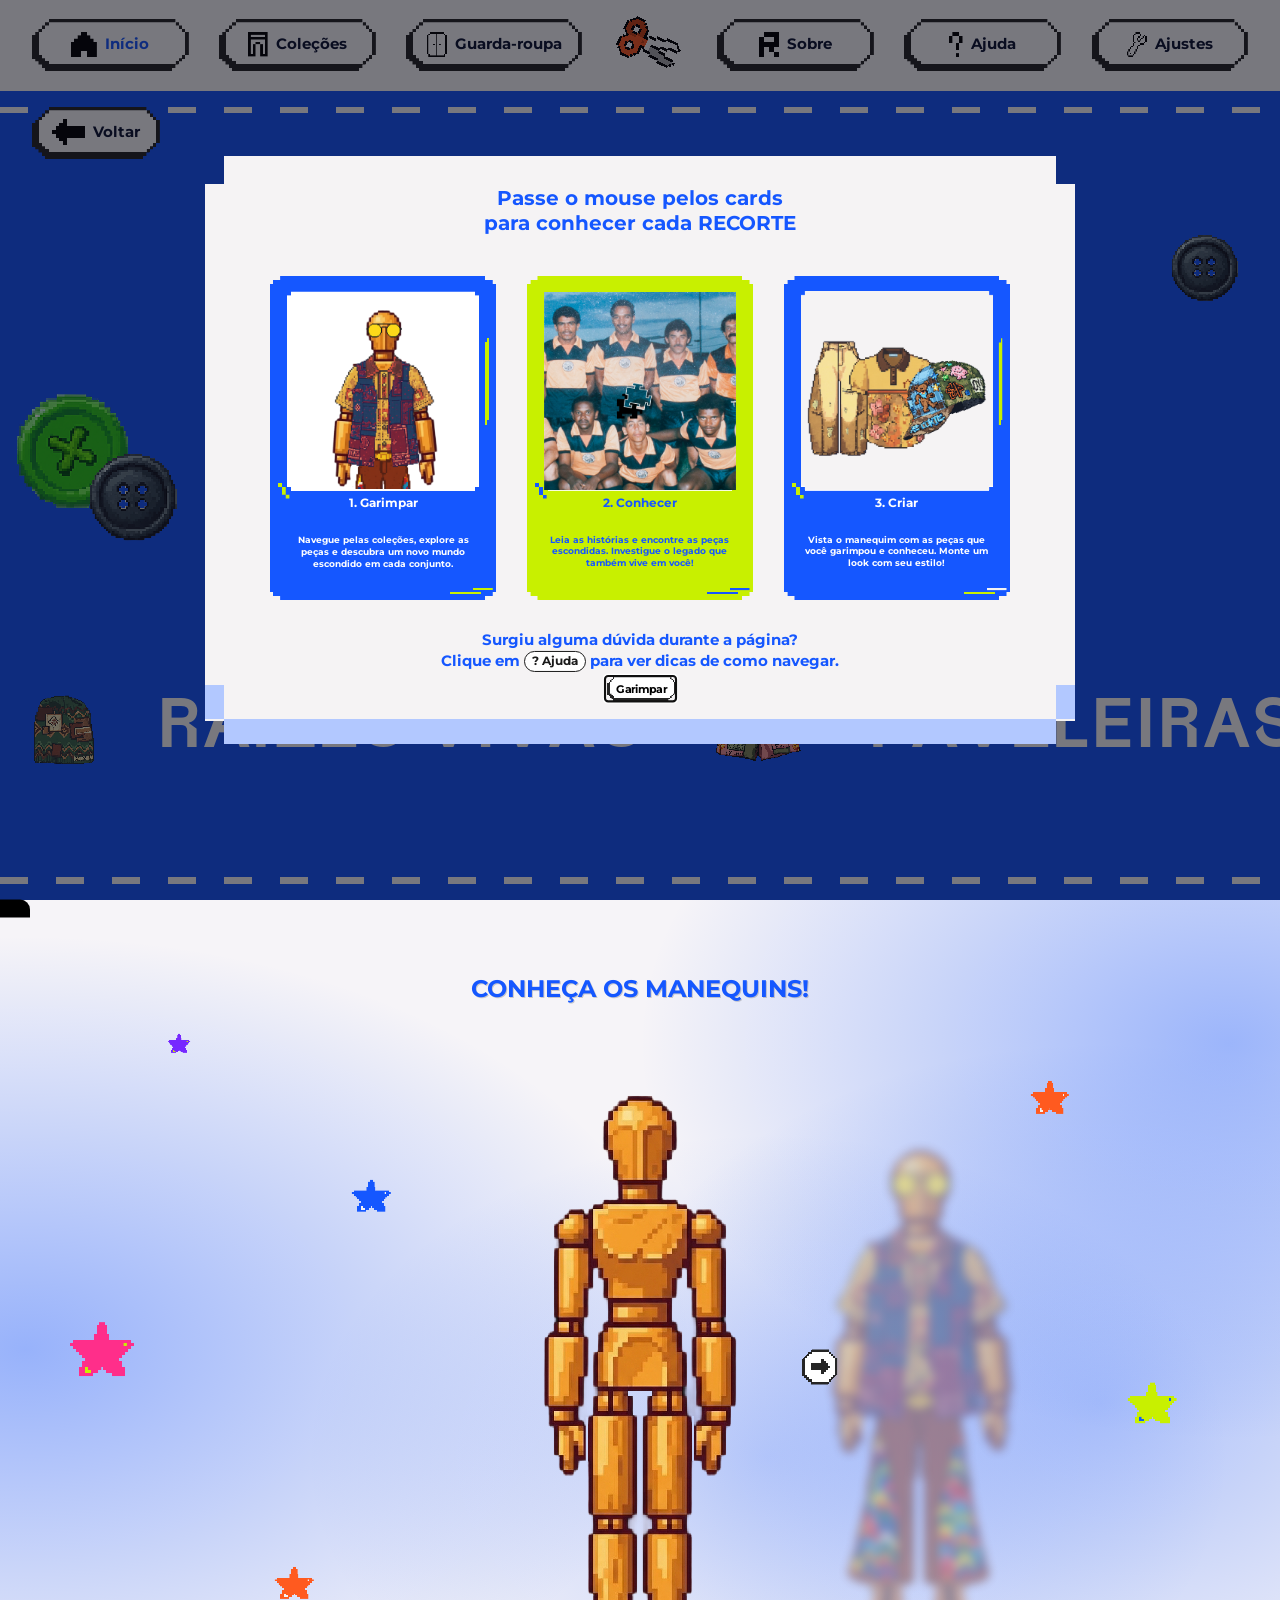
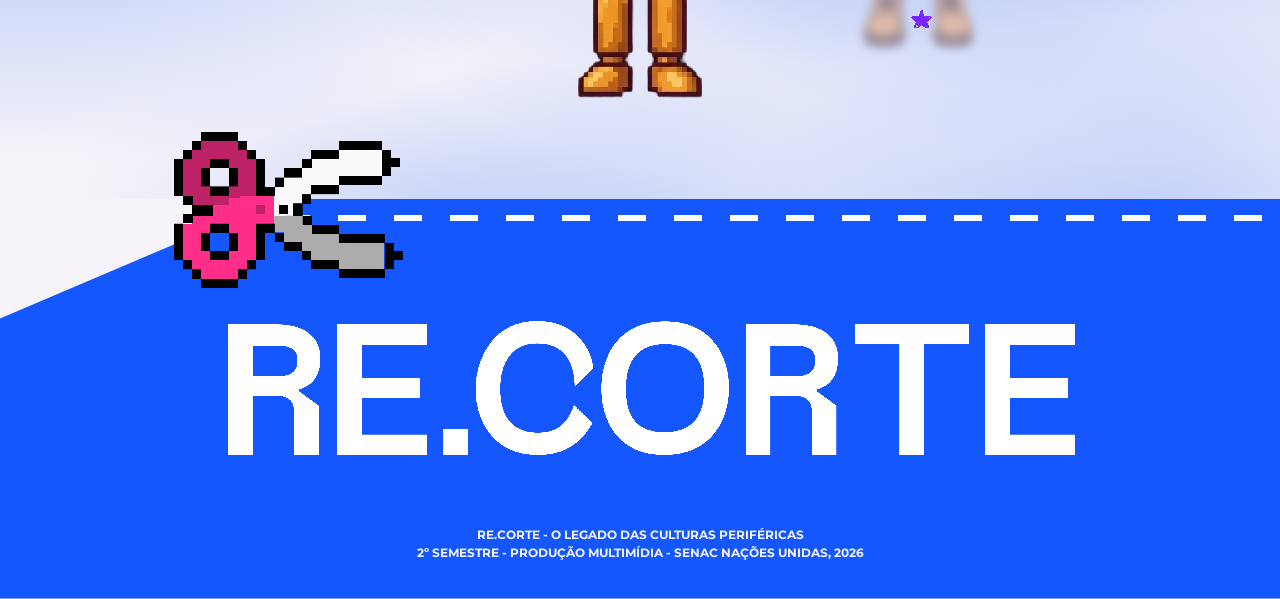
<file: garimpar.html>
<!DOCTYPE html>
<html lang="pt-BR">
<head>
  <meta charset="UTF-8">
  <meta name="viewport" content="width=device-width, initial-scale=1.0">
  <title>Garimpar | RE.CORTE</title>

  <link rel="preconnect" href="https://fonts.googleapis.com">
  <link rel="preconnect" href="https://fonts.gstatic.com" crossorigin>
  <link href="https://fonts.googleapis.com/css2?family=Montserrat:wght@400;600;700;800&display=swap" rel="stylesheet">

  <link rel="stylesheet" href="acessibilidade.css">
  <link rel="stylesheet" href="cabecalho.css">
  <link rel="stylesheet" href="fontes.css">
  <link rel="stylesheet" href="garimpar.css">
    <link rel="stylesheet" href="manequim.css">
      <link rel="stylesheet" href="rodape.css">
      <link rel="stylesheet" href="ajuda.css">
        <link rel="stylesheet" href="cards.css">

        
</head>
<body data-ajuda="garimpar" data-cards-auto>

  <!-- TELA INICIAL: capa + faixa, centralizadas juntas na página -->
  <div class="tela">

    <div class="capa__linha" aria-hidden="true"></div>

    <!-- CAPA -->
    <section class="capa" id="capa">
      <div class="capa__marca">
        <h1 class="sr-only">RE.CORTE</h1>
        <img class="capa__logo" src="img/SVG/logo-capa.svg" alt="RE.CORTE">

        <!-- botões de roupa (decorativos) -->
        <img class="capa__botao capa__botao--conjunto" src="img/garimpar/capa/4x/botoes-conjunto@4x.png" alt="Botões verde e preto" aria-hidden="true">
        <img class="capa__botao capa__botao--escuro" src="img/garimpar/capa/4x/botao-escuro@4x.png" alt="Botão preto" aria-hidden="true">
      </div>

      <p class="capa__frase">Já pensou em vestir<br>a sua história?</p>

      <a class="cab-botao ir-manequim" href="#manequim">Ir ao manequim <span aria-hidden="true">↓</span></a>
    </section>

        <!-- FAIXA EM LOOP -->
    <section class="faixa" id="faixa" aria-label="Coleções">
      <ul class="faixa__trilho">
        <li class="faixa__peca faixa__peca--saia"><img src="img\guarda-roupa/4x/toucatucum@4x.png" alt="Touca Tucum"></li>
        <li class="faixa__nome">RAÍZES VIVAS</li>
        <li class="faixa__peca faixa__peca--bermuda"><img src="img/guarda-roupa/4x/popup/shortspoesia@4x.png" alt="Shorts Poesia"></li>
        <li class="faixa__nome">FAVELEIRAS</li>
        <li class="faixa__peca faixa__peca--jaqueta"><img src="img/guarda-roupa/4x/popup/jaquetamandacaru@4x.png" alt="Jaqueta Mandacaru"></li>
        <li class="faixa__nome">ARRETADO</li>
      </ul>
    </section>

    <!-- linha de recorte do fim da capa azul (NOVA) -->
    <div class="capa__linha capa__linha--baixo" aria-hidden="true"></div>

  </div>

   <!-- MANEQUIM -->
  <section class="manequim" id="manequim" aria-label="Manequim">
    <div class="manequim__palco">

      <p class="manequim__dica" data-cores>CONHEÇA OS MANEQUINS!</p>
      <img class="manequim__vizinho manequim__vizinho--esq" alt="" aria-hidden="true" hidden>
      <img class="manequim__vizinho manequim__vizinho--dir" alt="" aria-hidden="true" hidden>

      <div class="manequim__colecao" aria-live="polite" hidden>
        <h2 class="manequim__nome">Coleção</h2>
        <p class="manequim__texto"></p>
      </div>

      <a class="manequim__link" id="manequim-link">
        <img class="manequim__boneco" src="img/garimpar/manequim/4x/manequim-liso@4x.png" alt="Manequim de madeira">
      </a>

      <button class="manequim__seta manequim__seta--esq" type="button" aria-label="Ver o look anterior" hidden>
        <img src="img/1x/botao-seguir-sombra.png" alt="Seta para Esquerda">
      </button>
      <button class="manequim__seta manequim__seta--dir" type="button" aria-label="Ver o próximo look">
        <img src="img/1x/botao-seguir-sombra.png" alt="Seta para Direita">
      </button>
      
      <!-- estrelas (posição e tamanho: manequim.css) -->
      <img class="manequim__estrela e1" src="img/garimpar/manequim/4x/estrela-roxa@4x.png" alt="Estrela rosa" aria-hidden="true">
      <img class="manequim__estrela e2" src="img/garimpar/manequim/4x/estrela-azul@4x.png" alt="Estrela azul" aria-hidden="true">
      <img class="manequim__estrela e3" src="img/garimpar/manequim/4x/estrela-rosa@4x.png" alt="Estrela rosa" aria-hidden="true">
      <img class="manequim__estrela e4" src="img/garimpar/manequim/4x/estrela-laranja@4x.png" alt="Estrela laranja" aria-hidden="true">
      <img class="manequim__estrela e5" src="img/garimpar/manequim/4x/estrela-roxa@4x.png" alt="Estrela roxa" aria-hidden="true">
      <img class="manequim__estrela e6" src="img/garimpar/manequim/4x/estrela-lima@4x.png" alt="Estrela verde-lima" aria-hidden="true">
      <img class="manequim__estrela e7" src="img/garimpar/manequim/4x/estrela-laranja@4x.png" alt="Estrela laranja" aria-hidden="true">

    </div>
  </section>

   <!-- RODAPÉ -->
  <footer class="rodape" id="rodape">
    <div class="rodape__corte" aria-hidden="true"></div>

        <div class="rodape__arte" role="img" aria-label="RE.CORTE, com uma tesoura" alt = "Tesoura com a palavra RE.CORTE">
      <div class="rodape__arte-repouso"></div>
      <div class="rodape__arte-hover"></div>
    </div>

    <div class="rodape__alvo rodape__alvo--tesoura" aria-hidden="true"></div>
    <div class="rodape__alvo rodape__alvo--letras" aria-hidden="true"></div>
   

    <p class="rodape__legenda">
      RE.CORTE - O LEGADO DAS CULTURAS PERIFÉRICAS<br>
      2º SEMESTRE - PRODUÇÃO MULTIMÍDIA - SENAC NAÇÕES UNIDAS, 2026
    </p>
  </footer>

  <script src="cabecalho.js"></script>
  <script src="acessibilidade.js"></script>
  <script src="garimpar.js"></script>
    <script src="manequim.js"></script>
      <script src="rodape.js"></script>
      <script src="ajuda.js"></script>
            <script src="cards.js"></script>
  <script src="legendas.js"></script>
</body>
</html>
</file>
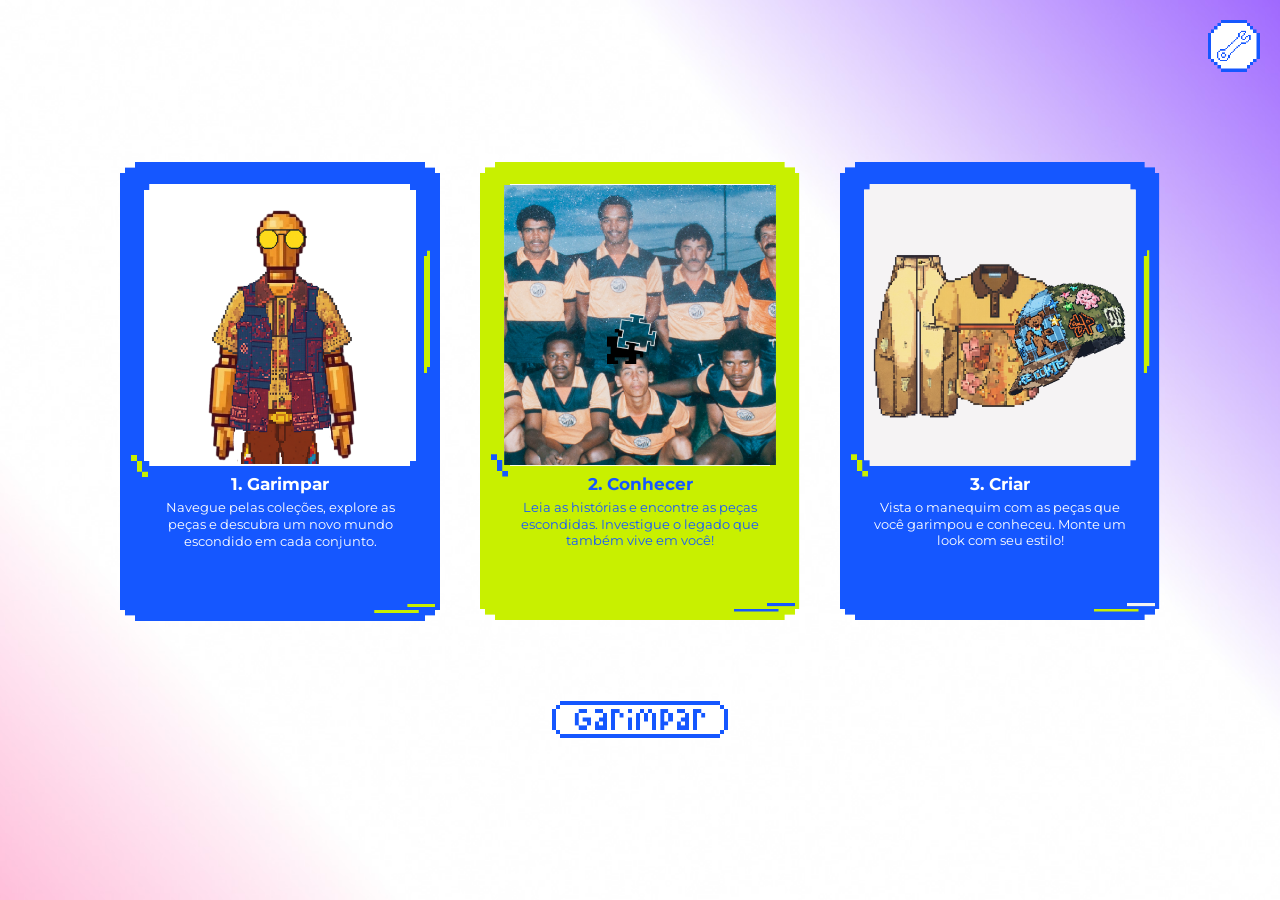
<file: instrucoes.html>
<!DOCTYPE html>
<html lang="pt-BR">
<head>
  <meta charset="UTF-8">
  <meta name="viewport" content="width=device-width, initial-scale=1.0">
  <title>Instruções | RE.CORTE</title>

  <link rel="preconnect" href="https://fonts.googleapis.com">
  <link href="https://fonts.googleapis.com/css2?family=Montserrat:wght@400;600;700&display=swap" rel="stylesheet">
  <link rel="stylesheet" href="acessibilidade.css">

  <style>
    * { box-sizing: border-box; margin: 0; padding: 0; }

    body {
      min-height: 100vh;
      font-family: "Montserrat", sans-serif;
      background: #ffffff url("img/instrucoes/fundo-instrucoes@4x.jpg") center / cover no-repeat;
    }

    .so-leitor {
      position: absolute;
      width: 1px; height: 1px;
      overflow: hidden;
      clip: rect(0 0 0 0);
    }

    .pagina {
      min-height: 100vh;
      display: flex;
      flex-direction: column;
      align-items: center;
      justify-content: center;
      gap: 2.5rem;
      padding: 2rem;
    }

    .cards {
      display: flex;
      flex-wrap: wrap;
      gap: 2.5rem;
      justify-content: center;
      align-items: flex-start;
    }

    /* ---------- CARD ---------- */
    .card {
      position: relative;
      width: 20rem;
      perspective: 1200px;
      outline: none;
      cursor: default;
    }

    .card__giro {
      position: relative;
      transform-style: preserve-3d;
      transition: transform 0.7s cubic-bezier(.2, .8, .2, 1);
    }

    @media (hover: hover) {
      .pronto .card:hover .card__giro { transform: scale(1.06) rotateY(180deg) rotateZ(2deg); }
    }
    .card:focus-visible .card__giro,
    .card.virado .card__giro {
      transform: scale(1.06) rotateY(180deg) rotateZ(2deg);
    }

    .card__face {
      backface-visibility: hidden;
      -webkit-backface-visibility: hidden;
    }
    .card__frente { position: relative; }
    .card__verso {
      position: absolute;
      inset: 0;
      transform: rotateY(180deg);
    }

    .card__moldura {
      display: block;
      width: 100%;
      height: auto;
      image-rendering: pixelated;
    }

    /* ---------- ILUSTRAÇÃO (dentro do quadrado branco) ---------- */
    .card__ilustracao {
      position: absolute;
      left: 7.5%;
      top: 4.7%;
      width: 85%;
      height: 61.6%;
      object-fit: contain;
      object-position: center;
      pointer-events: none;
    }

    .card__texto {
      position: absolute;
      left: 9%;
      right: 9%;
      top: 68%;
      text-align: center;
      color: #ffffff;
    }
    .card__texto h2 { font-size: 1.05rem; font-weight: 700; margin-bottom: 0.4rem; }
    .card__texto p { font-size: 0.8rem; line-height: 1.3; }
    .card--conhecer .card__texto { color: var(--azul); }

    /* ---------- VERSO ---------- */
    :root { --lima: #c8f000; }

    .verso__texto {
      position: absolute;
      left: 15%;
      right: 15%;
      top: 14%;
      color: #ffffff;
      text-align: center;
    }
    .verso__texto h2 {
      font-size: 1.5rem;
      font-weight: 700;
      color: var(--lima);
      margin-bottom: 1.4rem;
    }
    .verso__texto p {
      font-size: 0.8rem;
      line-height: 1.4;
      margin-bottom: 1rem;
    }
    .verso__texto .destaque {
      font-size: 0.95rem;
      font-weight: 700;
      line-height: 1.3;
      margin-top: 1.2rem;
    }

    /* Conhecer: fundo lima, texto todo azul */
    .card--conhecer .verso__texto { color: var(--azul, #1658ff); left: 14%; right: 17%; top: 12%; }
    .card--conhecer .verso__texto h2 { color: var(--azul, #1658ff); }

    /* Criar: fundo azul, título lima, texto branco */
    .card--criar .verso__texto { left: 17%; right: 18%; top: 17%; }

    /* ---------- BOTÃO GARIMPAR ---------- */
    .botao-garimpar {
      display: block;
      align-self: center;
      margin-top: 2.5rem;
      transition: transform 0.18s steps(4);
    }
    .botao-garimpar img {
      display: block;
      width: 11rem;
      height: auto;
      image-rendering: pixelated;
      transition: filter 0.18s steps(4);
    }
    .botao-garimpar:hover,
    .botao-garimpar:focus-visible {
      transform: translateY(-6px) scale(1.06);
    }
    .botao-garimpar:hover img,
    .botao-garimpar:focus-visible img {
      filter: drop-shadow(5px 5px 0 var(--azul));
    }
    .botao-garimpar:active { transform: translateY(2px) scale(0.97); }

    @media (prefers-reduced-motion: reduce) {
      .card__giro, .botao-garimpar, .botao-garimpar img { transition: none; }
    }
  </style>
</head>
<body>

  <h1 class="so-leitor">Instruções</h1>

  <div class="pagina">

    <main class="cards">

      <!-- GARIMPAR -->
      <article class="card card--garimpar" tabindex="0">
        <div class="card__giro">
          <div class="card__face card__frente">
            <img class="card__moldura" src="img/instrucoes/card-garimpar@4x.png" alt="">
            <img class="card__ilustracao" src="img/instrucoes/4x/ilustracao-garimpar@4x.png" alt="">
            <div class="card__texto">
              <h2>1. Garimpar</h2>
              <p>Navegue pelas coleções, explore as peças e descubra um novo mundo escondido em cada conjunto.</p>
            </div>
          </div>
          <div class="card__face card__verso">
            <img class="card__moldura" src="img/instrucoes/verso-garimpar@4x.png" alt="">
            <div class="verso__texto">
              <h2>Garimpar</h2>
              <p>Na primeira fase, você navegará por três coleções:  ARRETADO, FAVELEIRAS e RAÍZES VIVAS, cada uma contando uma história. O que acha de encontrar aquela que conta um pouco sobre suas origens? Clique nas coleções e começe a explorar!</p>
            </div>
          </div>
        </div>
      </article>

      <!-- CONHECER -->
      <article class="card card--conhecer" tabindex="0">
        <div class="card__giro">
          <div class="card__face card__frente">
            <img class="card__moldura" src="img/instrucoes/card-conhecer@4x.png" alt="">
            <img class="card__ilustracao" src="img/instrucoes/4x/ilustracao-conhecer@4x.png" alt="">
            <div class="card__texto">
              <h2>2. Conhecer</h2>
              <p>Leia as histórias e encontre as peças escondidas. Investigue o legado que também vive em você!</p>
            </div>
          </div>
          <div class="card__face card__verso">
            <img class="card__moldura" src="img/instrucoes/verso-conhecer@4x.png" alt="">
            <div class="verso__texto">
              <h2>Conhecer</h2>
              <p>Nesta segunda etapa, você conhecerá mais de perto o que inspirou o projeto: 
a periferia. Entenda as histórias para desbloquear conteúdos e reflita sobre narrativas que, mesmo transformadas pelo tempo, guardam sua essência.</p>
  
            </div>
          </div>
        </div>
      </article>

      <!-- CRIAR -->
      <article class="card card--criar" tabindex="0">
        <div class="card__giro">
          <div class="card__face card__frente">
            <img class="card__moldura" src="img/instrucoes/card-criar@4x.png" alt="">
            <img class="card__ilustracao" src="img/instrucoes/4x/ilustracao-criar@4x.png" alt="">
            <div class="card__texto">
              <h2>3. Criar</h2>
              <p>Vista o manequim com as peças que você garimpou e conheceu. Monte um look com seu estilo!</p>
            </div>
          </div>
          <div class="card__face card__verso">
            <img class="card__moldura" src="img/instrucoes/verso-criar@4x.png" alt="">
            <div class="verso__texto">
              <h2>Criar</h2>
              <p>Por fim, você poderá customizar o seu próprio manequim com todas as peças que você adquiriu ao longo da jornada. É o seu momento de criar, use e misture com liberdade todas as vestimentas.</p>
            </div>
          </div>
        </div>
      </article>

    </main>

    <!-- BOTÃO GARIMPAR (leva para a próxima página, que ainda vamos fazer) -->
    <a class="botao-garimpar" href="garimpar.html" target="_top" aria-label="Garimpar">
      <img src="img/instrucoes/botao-garimpar@4x.png" alt="">
    </a>

  </div>

  <script src="acessibilidade.js"></script>
  <script>
    // O giro por hover só liga depois que o mouse se mexer de verdade
    window.addEventListener("mousemove", function () {
      document.body.classList.add("pronto");
    }, { once: true });

    // Toque no celular: um toque vira o card, outro desvira
    document.querySelectorAll(".card").forEach(function (card) {
      card.addEventListener("click", function () {
        if (window.matchMedia("(hover: none)").matches) {
          card.classList.toggle("virado");
        }
      });
    });
  </script>

</body>
</html>
</file>
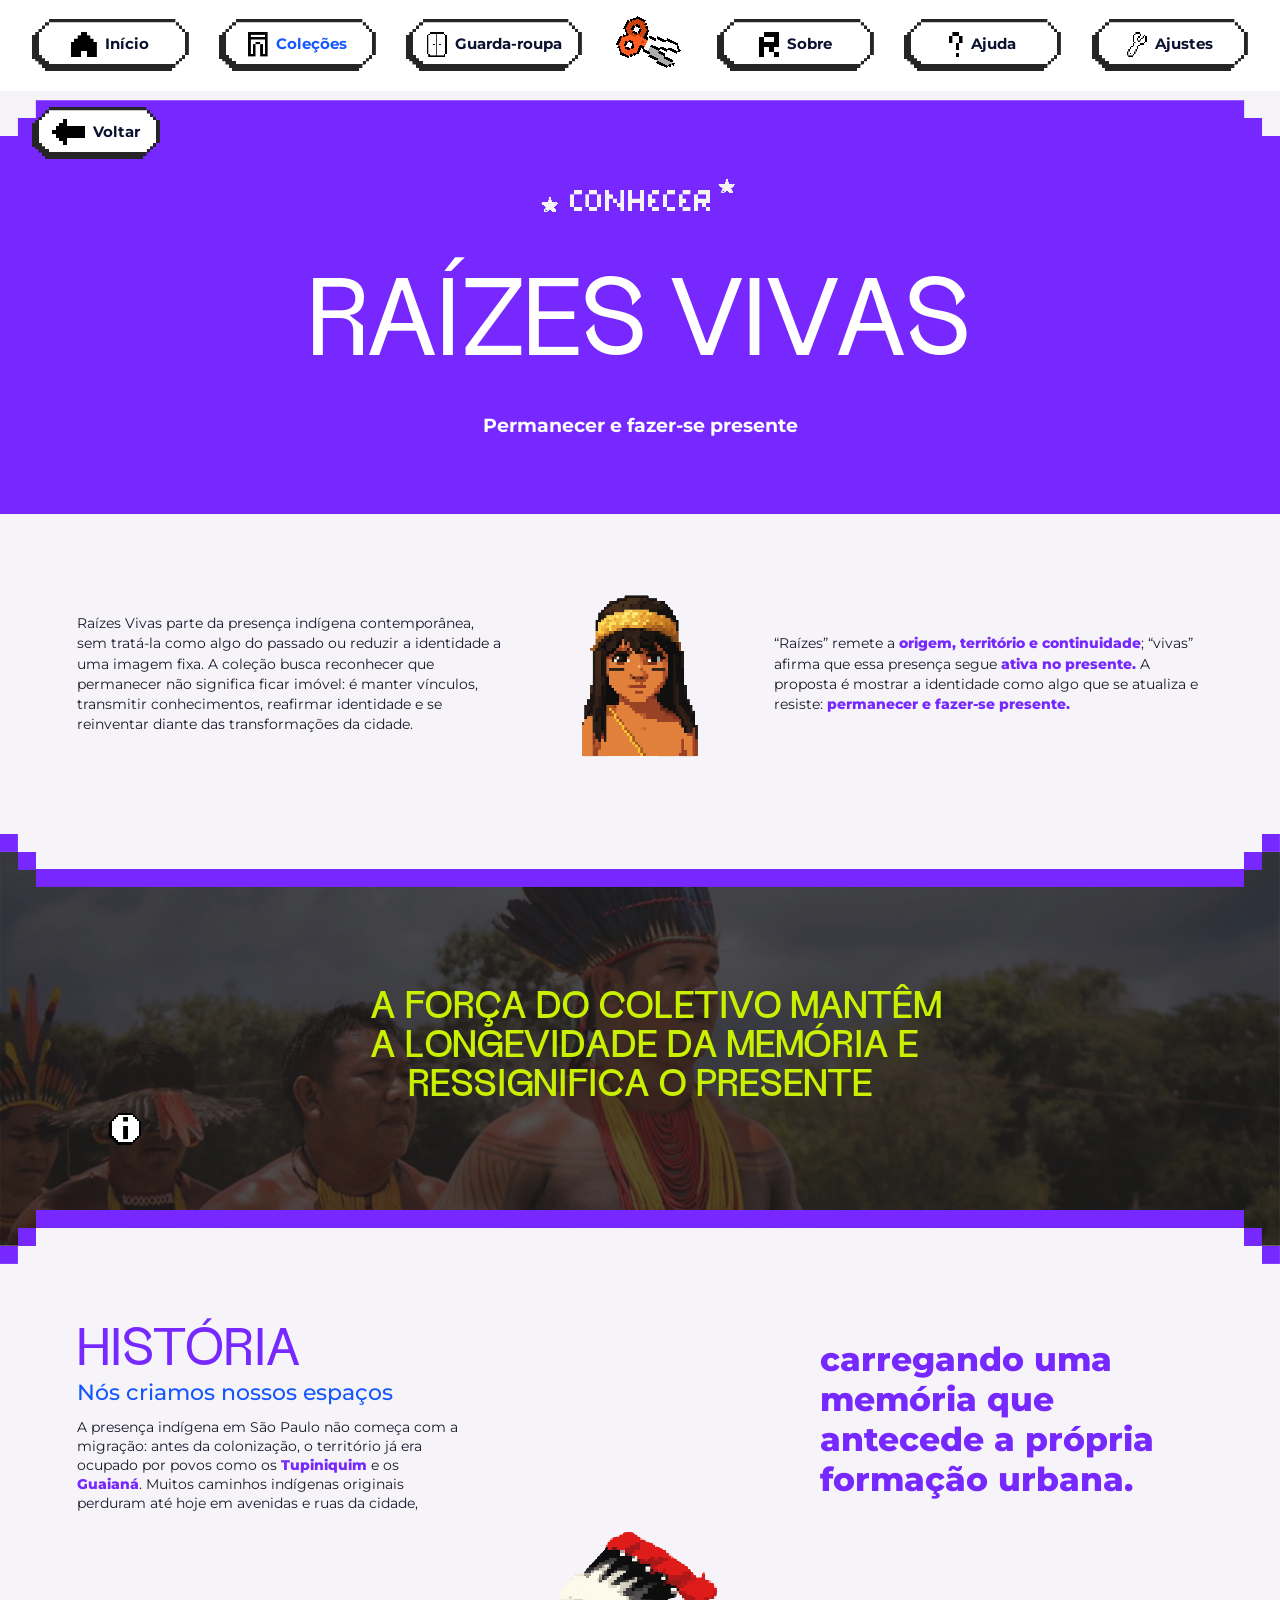
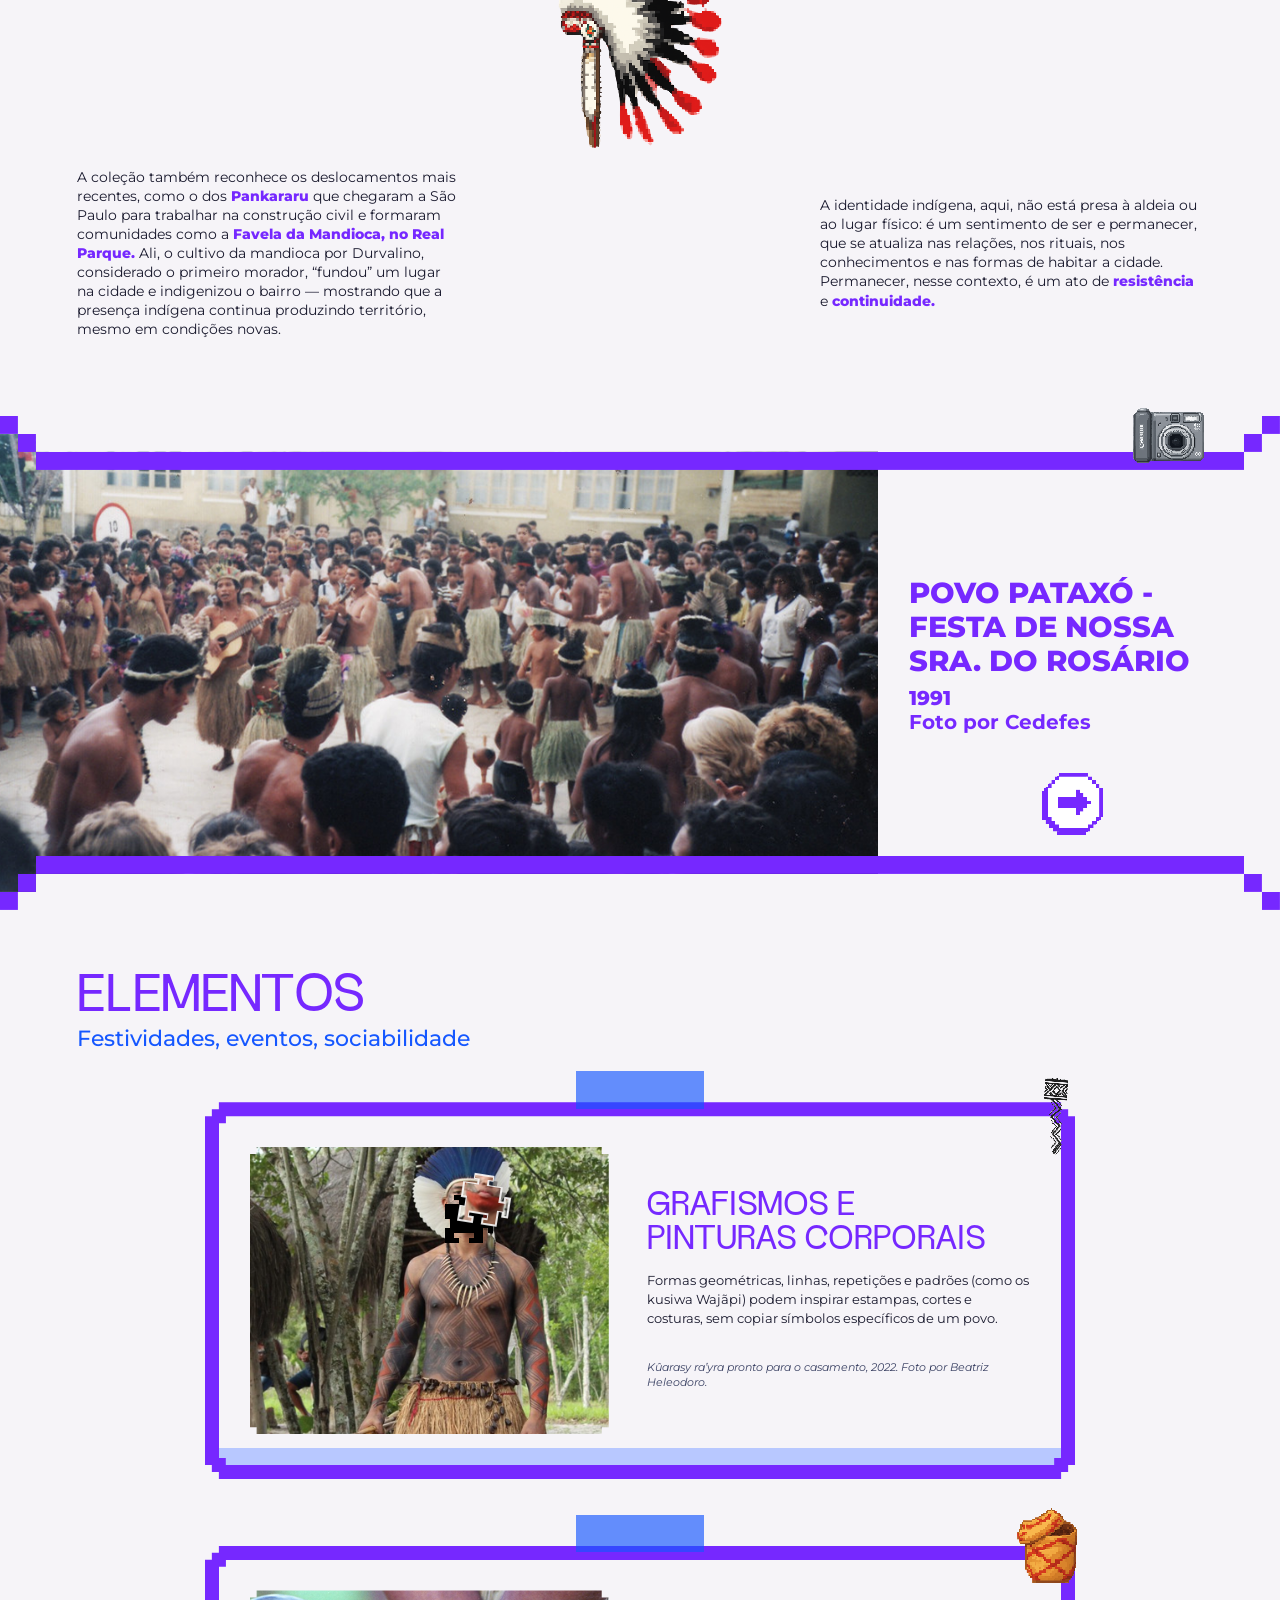
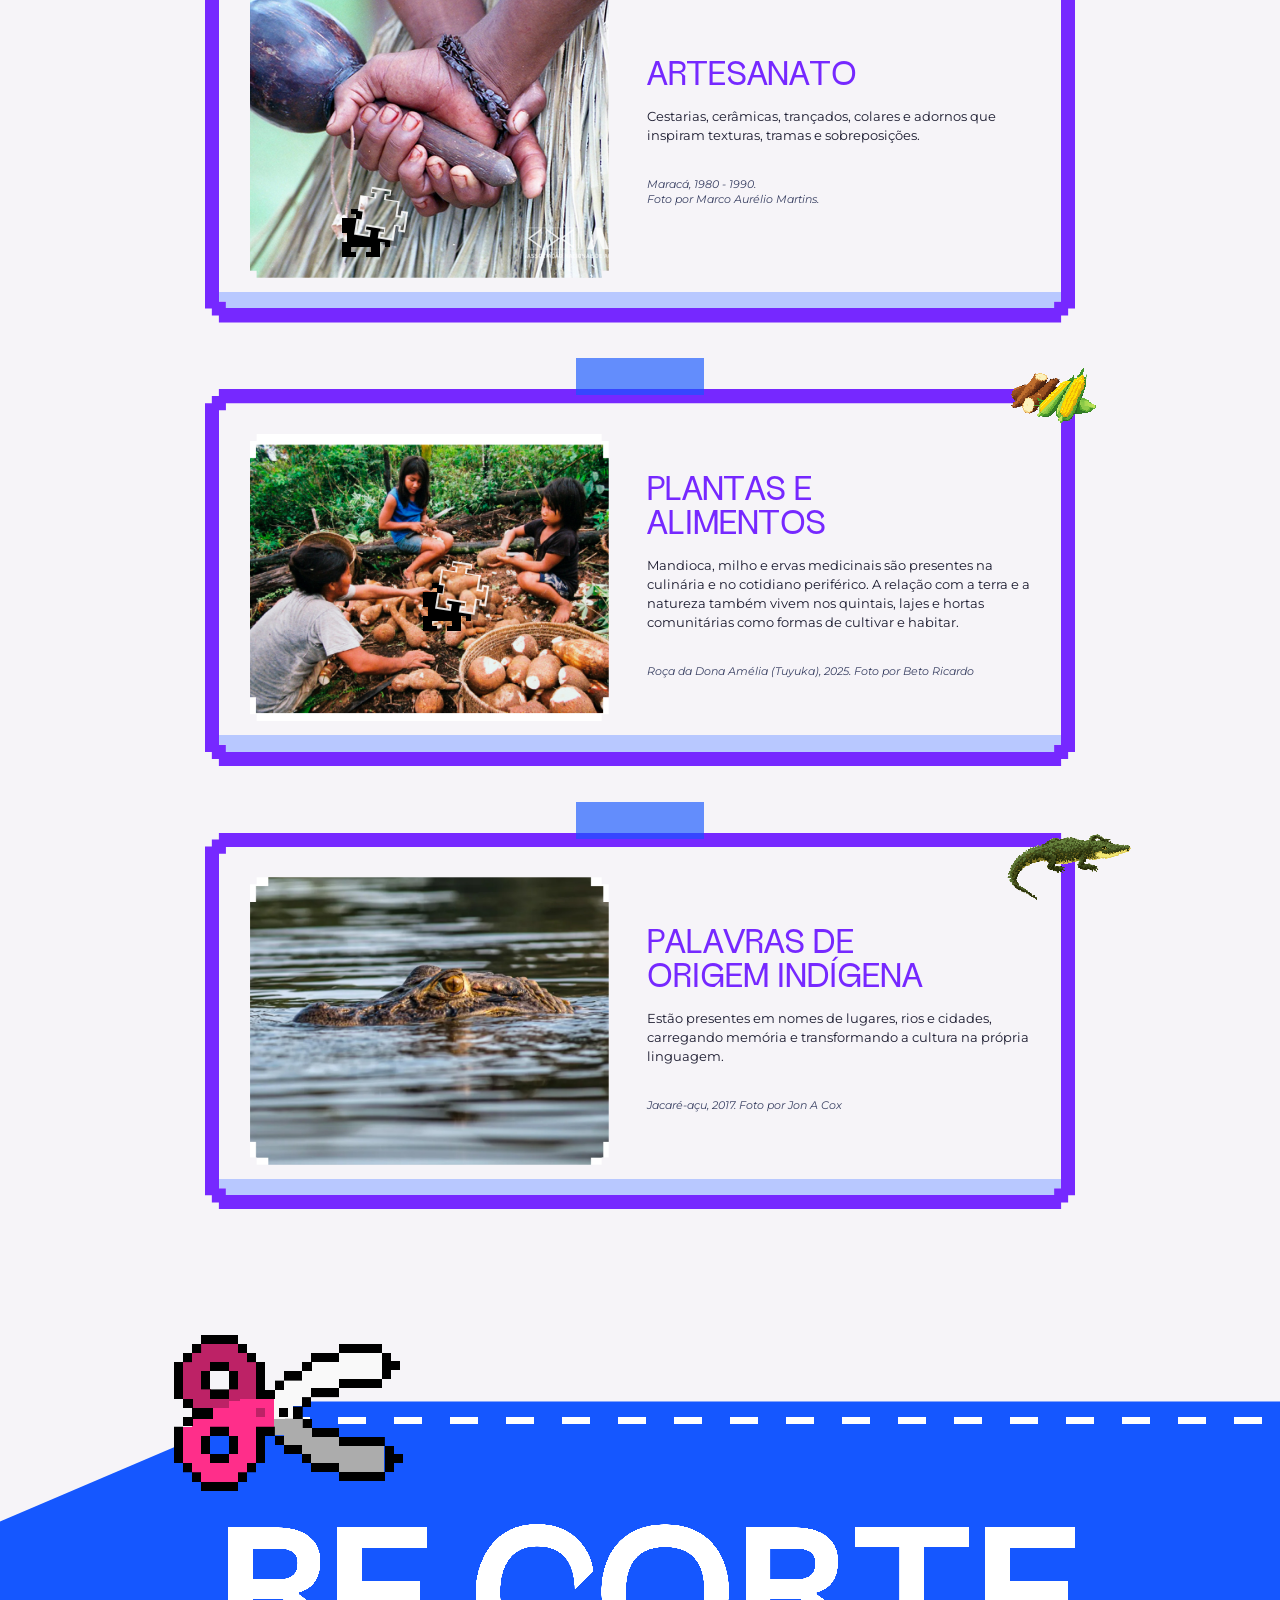
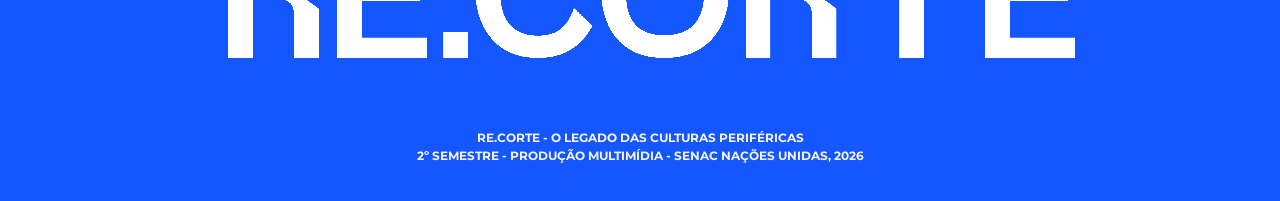
<file: raizes-vivas.html>
<!DOCTYPE html>
<html lang="pt-BR">
<head>
  <meta charset="UTF-8">
  <meta name="viewport" content="width=device-width, initial-scale=1.0">
  <title>Raízes Vivas | RE.CORTE</title>

  <link rel="preconnect" href="https://fonts.googleapis.com">
  <link rel="preconnect" href="https://fonts.gstatic.com" crossorigin>
  <link href="https://fonts.googleapis.com/css2?family=Montserrat:wght@400;600;700;800&display=swap" rel="stylesheet">

  <link rel="stylesheet" href="acessibilidade.css">
  <link rel="stylesheet" href="cabecalho.css">
  <link rel="stylesheet" href="fontes.css">
  <link rel="stylesheet" href="colecao.css">
  <link rel="stylesheet" href="rodape.css">
  <link rel="stylesheet" href="ajuda.css">
</head>
<body class="colecao colecao--raizes">
  <body class="..." data-ajuda="conhecer"></body>

  <main>

    <!-- TOPO -->
    <header class="colecao__topo">
      <div class="colecao__selo">
        <img class="colecao__selo-texto" src="img/colecoes/arretado/4x/conhecer@4x.png" alt="Conhecer">
        <img class="colecao__selo-estrela colecao__selo-estrela--esq" src="img/colecoes/arretado/4x/estrelinha-sobre@4x.png" alt="" aria-hidden="true">
        <img class="colecao__selo-estrela colecao__selo-estrela--dir" src="img/colecoes/arretado/4x/estrelinha-sobre@4x.png" alt="" aria-hidden="true">
      </div>
      <h1 class="colecao__titulo">RAÍZES VIVAS</h1>
      <p class="colecao__subtitulo">Permanecer e fazer-se presente</p>
    </header>

    <!-- INTRODUÇÃO -->
    <section class="colecao__intro" aria-label="Sobre a coleção">
      <p>
        Raízes Vivas parte da presença indígena contemporânea, sem tratá-la como algo do passado ou reduzir
        a identidade a uma imagem fixa. A coleção busca reconhecer que permanecer não significa ficar imóvel:
        é manter vínculos, transmitir conhecimentos, reafirmar identidade e se reinventar diante das
        transformações da cidade.
      </p>

      <img class="colecao__intro-img" src="img/colecoes/raizes/4x/ilustracaoindigena@4x.png" alt="Ilustração de uma criança indígena com faixa amarela na cabeça e pintura facial">

      <p>
        “Raízes” remete a <strong>origem, território e continuidade</strong>; “vivas” afirma que essa
        presença segue <strong>ativa no presente.</strong> A proposta é mostrar a identidade como algo que
        se atualiza e resiste: <strong>permanecer e fazer-se presente.</strong>
      </p>
    </section>

    <!-- FAIXA COM FOTO -->
    <section class="colecao__faixa" aria-label="A força do coletivo">
      <img class="colecao__faixa-foto colecao__faixa-foto--cor" src="img/colecoes/raizes/fotos-raizes/indigenasgrupo.jpg" alt="Grupo de indígenas com cocares e colares, ao ar livre">
      <h2 class="colecao__faixa-frase">A força do coletivo mantêm<br>a longevidade da memória e<br>ressignifica o presente</h2>

      <button class="colecao__info" type="button" aria-describedby="credito-grupo">
         <img class="img-normal" src="img/colecoes/raizes/4x/icone-info@4x.png" alt="">
         <img class="img-pressionada" src="img/colecoes/raizes/4x/icone-infopressionada@4x.png" alt="" aria-hidden="true">
      </button>
      <p class="colecao__credito" id="credito-grupo" role="tooltip">Foto por Junior Tapirape Asiva/Acervo Fundo Brasil - História dos povos indígenas.</p>
    </section>

    <!-- HISTÓRIA -->
    <section class="colecao__historia" aria-labelledby="titulo-historia">
      <div class="colecao__historia-linha">
        <div>
          <h2 class="colecao__h2" id="titulo-historia">HISTÓRIA</h2>
          <p class="colecao__h3">Nós criamos nossos espaços</p>
          <p>
            A presença indígena em São Paulo não começa com a migração: antes da colonização, o território
            já era ocupado por povos como os <strong>Tupiniquim</strong> e os <strong>Guaianá</strong>.
            Muitos caminhos indígenas originais perduram até hoje em avenidas e ruas da cidade,
          </p>
        </div>
        <p class="colecao__destaque">
          carregando uma memória que antecede a própria formação urbana.
        </p>
      </div>

      <img class="colecao__mala" src="img/colecoes/raizes/4x/cocar@4x.png" alt="Cocar de penas vermelhas, pretas e brancas">

      <div class="colecao__historia-linha">
        <p>
          A coleção também reconhece os deslocamentos mais recentes, como o dos <strong>Pankararu</strong>
          que chegaram a São Paulo para trabalhar na construção civil e formaram comunidades como a
          <strong>Favela da Mandioca, no Real Parque.</strong> Ali, o cultivo da mandioca por Durvalino,
          considerado o primeiro morador, “fundou” um lugar na cidade e indigenizou o bairro — mostrando que
          a presença indígena continua produzindo território, mesmo em condições novas.
        </p>
        <p>
          A identidade indígena, aqui, não está presa à aldeia ou ao lugar físico: é um sentimento de ser e
          permanecer, que se atualiza nas relações, nos rituais, nos conhecimentos e nas formas de habitar a
          cidade. Permanecer, nesse contexto, é um ato de <strong>resistência</strong> e
          <strong>continuidade.</strong>
        </p>
      </div>
    </section>

    <!-- CARROSSEL DE FOTOS -->
    <section class="colecao__faixa colecao__carrossel" aria-roledescription="carrossel" aria-label="Fotos da coleção">
      <img class="colecao__rolo" src="img/colecoes/raizes/4x/cameracanon@4x.png" alt="" aria-hidden="true">

      <article class="colecao__slide">
        <img class="colecao__faixa-foto" src="img/colecoes/raizes/fotos-raizes/pataxo.jpg" alt="Festa do povo Pataxó, com dançarinos de saia de palha e uma multidão em volta">
        <div class="colecao__slide-texto">
          <h3 class="colecao__slide-titulo">POVO PATAXÓ -<br>FESTA DE NOSSA<br>SRA. DO ROSÁRIO</h3>
          <p class="colecao__slide-ano">1991</p>
          <p class="colecao__slide-credito">Foto por Cedefes</p>
        </div>
      </article>

      <article class="colecao__slide">
        <img class="colecao__faixa-foto" src="img/colecoes/raizes/fotos-raizes/ailton.jpg" alt="Retrato em preto e branco de Ailton Krenak sorrindo">
        <div class="colecao__slide-texto">
          <h3 class="colecao__slide-titulo colecao__slide-titulo--medio">AILTON<br>KRENAK</h3>
          <p class="colecao__slide-ano">1989</p>
          <p class="colecao__slide-credito">Foto por João Roberto Ripper</p>
        </div>
      </article>

      <article class="colecao__slide">
        <img class="colecao__faixa-foto" src="img/colecoes/raizes/fotos-raizes/time.jpg" alt="Time de futebol do povo Maxakali posando em campo, em pé e agachado">
        <button class="esteregg" type="button" data-peca="camisetapindorama" style="--x: 35.2%; --y: 27.8%;"></button>
        <div class="colecao__slide-texto">
          <h3 class="colecao__slide-titulo colecao__slide-titulo--pequeno">TIME DE FUTEBOL DO<br>POVO MAXAKALI</h3>
          <p class="colecao__slide-ano">1988</p>
          <p class="colecao__slide-credito">Foto por Cedefes</p>
        </div>
      </article>

      <article class="colecao__slide">
        <img class="colecao__faixa-foto" src="img/colecoes/raizes/fotos-raizes/soniamaria.png" alt="Mulher de cabelos negros, franja e com pintura corporal. Na mão, fuma um cachimbo">
        <div class="colecao__slide-texto">
          <h3 class="colecao__slide-titulo colecao__slide-titulo--medio">SÔNIA MARIA</h3>
          <p class="colecao__slide-ano">2020</p>
          <p class="colecao__slide-credito">Foto por Jone Roriz</p>
        </div>
      </article>

      <button class="colecao__seta" type="button" aria-label="Próxima foto">
        <img class="img-normal" src="img/colecoes/raizes/4x/setaroxa@4x.png" alt="">
        <img class="img-pressionada" src="img/colecoes/raizes/4x/setaroxapressionada@4x.png" alt="" aria-hidden="true">
      </button>
    </section>

    <!-- ELEMENTOS -->
    <section class="colecao__elementos" aria-labelledby="titulo-elementos">
      <h2 class="colecao__h2" id="titulo-elementos">ELEMENTOS</h2>
      <p class="colecao__h3">Festividades, eventos, sociabilidade</p>

      <div class="colecao__cartoes">

        <article class="cartao">
          <span class="cartao__fita" aria-hidden="true"></span>
          <img class="cartao__icone cartao__icone--pintura" src="img/colecoes/raizes/4x/pintura@4x.png" alt="" aria-hidden="true">
          <div class="cartao__moldura">
            <div class="cartao__miolo">
              <img class="cartao__foto" src="img/colecoes/raizes/fotos-raizes/kuarasyrayra.png" alt="Homem indígena do povo Kûarasy ra’yra de pé com cocar">
                       <button class="esteregg" type="button" data-peca="jaquetararosaba" style="--x: 26.2%; --y: 21.1%;"></button>
              <div class="cartao__texto">
                <h3 class="cartao__titulo">GRAFISMOS E<br>PINTURAS CORPORAIS</h3>
                <p>Formas geométricas, linhas, repetições e padrões (como os kusiwa Wajãpi) podem inspirar estampas, cortes e costuras, sem copiar símbolos específicos de um povo.</p>
                <p class="cartao__legenda">Kûarasy ra’yra pronto para o casamento, 2022. Foto por Beatriz Heleodoro.</p>
              </div>
            </div>
          </div>
        </article>

        <article class="cartao">
          <span class="cartao__fita" aria-hidden="true"></span>
          <img class="cartao__icone cartao__icone--cesta" src="img/colecoes/raizes/4x/cesta@4x.png" alt="Cesta Artesanal - Ilustração em Pixel-art" aria-hidden="true">
          <div class="cartao__moldura">
            <div class="cartao__miolo">
              <img class="cartao__foto" src="img/colecoes/raizes/fotos-raizes/maraca.jpg" alt="Pessoa segurando o Maracá com a mão direita">
              <button class="esteregg" type="button" data-peca="toucatucum" style="--x: 14%; --y: 70%;"></button>
              <div class="cartao__texto">
                <h3 class="cartao__titulo">ARTESANATO</h3>
                <p>Cestarias, cerâmicas, trançados, colares e adornos que inspiram texturas, tramas e sobreposições.</p>
                <p class="cartao__legenda">Maracá, 1980 - 1990. <br>Foto por Marco Aurélio Martins.</p>
              </div>
            </div>
          </div>
        </article>

        <article class="cartao">
          <span class="cartao__fita" aria-hidden="true"></span>
          <img class="cartao__icone cartao__icone--mandioca" src="img/colecoes/raizes/4x/mandioca@4x.png" alt="" aria-hidden="true">
          <img class="cartao__icone cartao__icone--milho" src="img/colecoes/raizes/4x/milho@4x.png" alt="" aria-hidden="true">
          <div class="cartao__moldura">
            <div class="cartao__miolo">
              <img class="cartao__foto" src="img/colecoes/raizes/fotos-raizes/alimentos.jpg" alt="Mulher e duas crianças descascando mandioca em uma roça">
              <button class="esteregg" type="button" data-peca="bermudakopixawa" style="--x: 23.7%; --y: 50.1%;"></button>
              <div class="cartao__texto">
                <h3 class="cartao__titulo">PLANTAS E<br>ALIMENTOS</h3>
                <p>Mandioca, milho e ervas medicinais são presentes na culinária e no cotidiano periférico. A relação com a terra e a natureza também vivem nos quintais, lajes e hortas comunitárias como formas de cultivar e habitar.</p>
                <p class="cartao__legenda">Roça da Dona Amélia (Tuyuka), 2025. Foto por Beto Ricardo</p>
              </div>
            </div>
          </div>
        </article>

        <article class="cartao">
          <span class="cartao__fita" aria-hidden="true"></span>
          <img class="cartao__icone cartao__icone--jacare" src="img/colecoes/raizes/4x/jacare@4x.png" alt="" aria-hidden="true">
          <div class="cartao__moldura">
            <div class="cartao__miolo">
              <img class="cartao__foto" src="img/colecoes/raizes/fotos-raizes/palavras.jpg" alt="Jacaré-açu com a cabeça fora da água">
              <div class="cartao__texto">
                <h3 class="cartao__titulo">PALAVRAS DE<br>ORIGEM INDÍGENA</h3>
                <p>Estão presentes em nomes de lugares, rios e cidades, carregando memória e transformando a cultura na própria linguagem.</p>
                <p class="cartao__legenda">Jacaré-açu, 2017. Foto por Jon A Cox</p>
              </div>
            </div>
          </div>
        </article>

      </div>
    </section>
  </main>

  <!-- RODAPÉ -->
  <footer class="rodape" id="rodape">
    <div class="rodape__corte" aria-hidden="true"></div>

    <div class="rodape__arte" role="img" aria-label="RE.CORTE, com uma tesoura">
      <div class="rodape__arte-repouso"></div>
      <div class="rodape__arte-hover"></div>
    </div>

    <div class="rodape__alvo rodape__alvo--tesoura" aria-hidden="true"></div>
    <div class="rodape__alvo rodape__alvo--letras" aria-hidden="true"></div>

    <p class="rodape__legenda">
      RE.CORTE - O LEGADO DAS CULTURAS PERIFÉRICAS<br>
      2º SEMESTRE - PRODUÇÃO MULTIMÍDIA - SENAC NAÇÕES UNIDAS, 2026
    </p>
  </footer>

  <script src="cabecalho.js"></script>
  <script src="acessibilidade.js"></script>
  <script src="colecao.js"></script>
  <script src="rodape.js"></script>
  <script src="ajuda.js"></script>
  <script src="pecas.js"></script>
<script src="esteregg.js"></script>
</body>
</html>
</file>
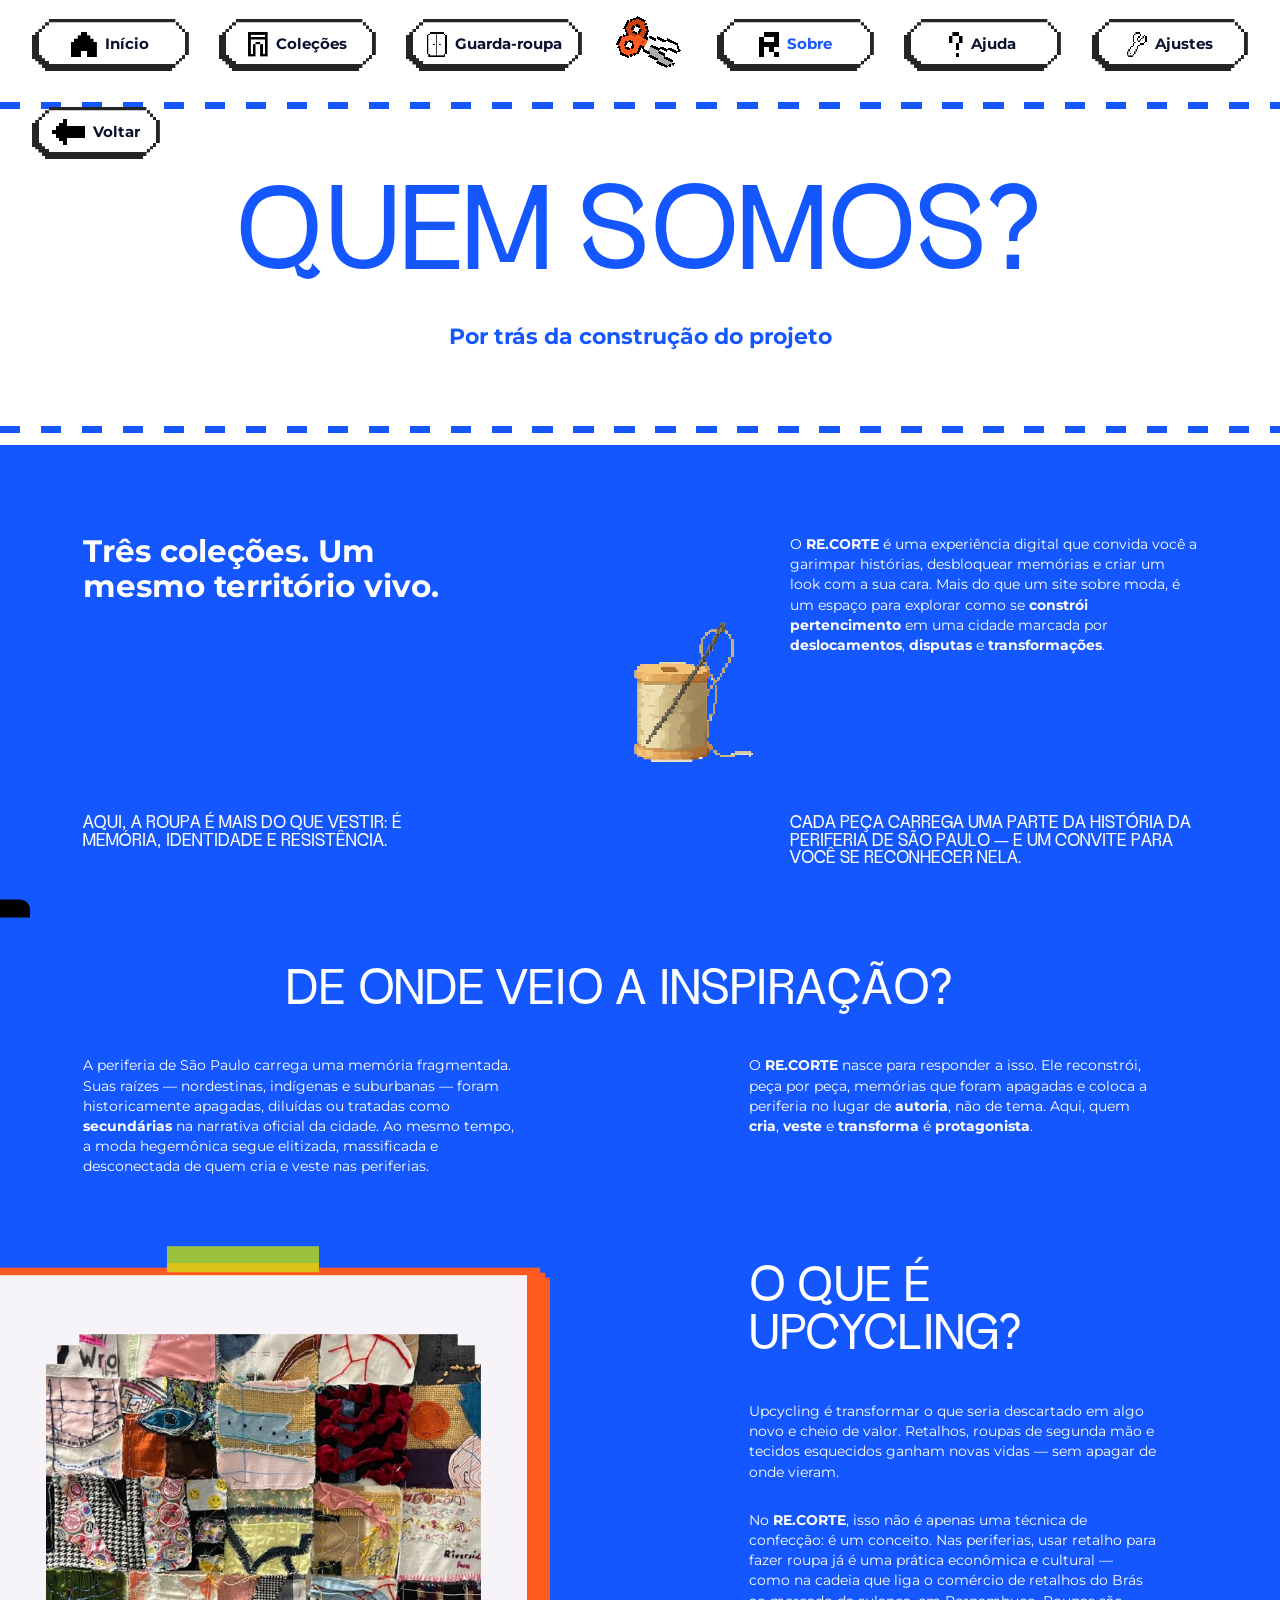
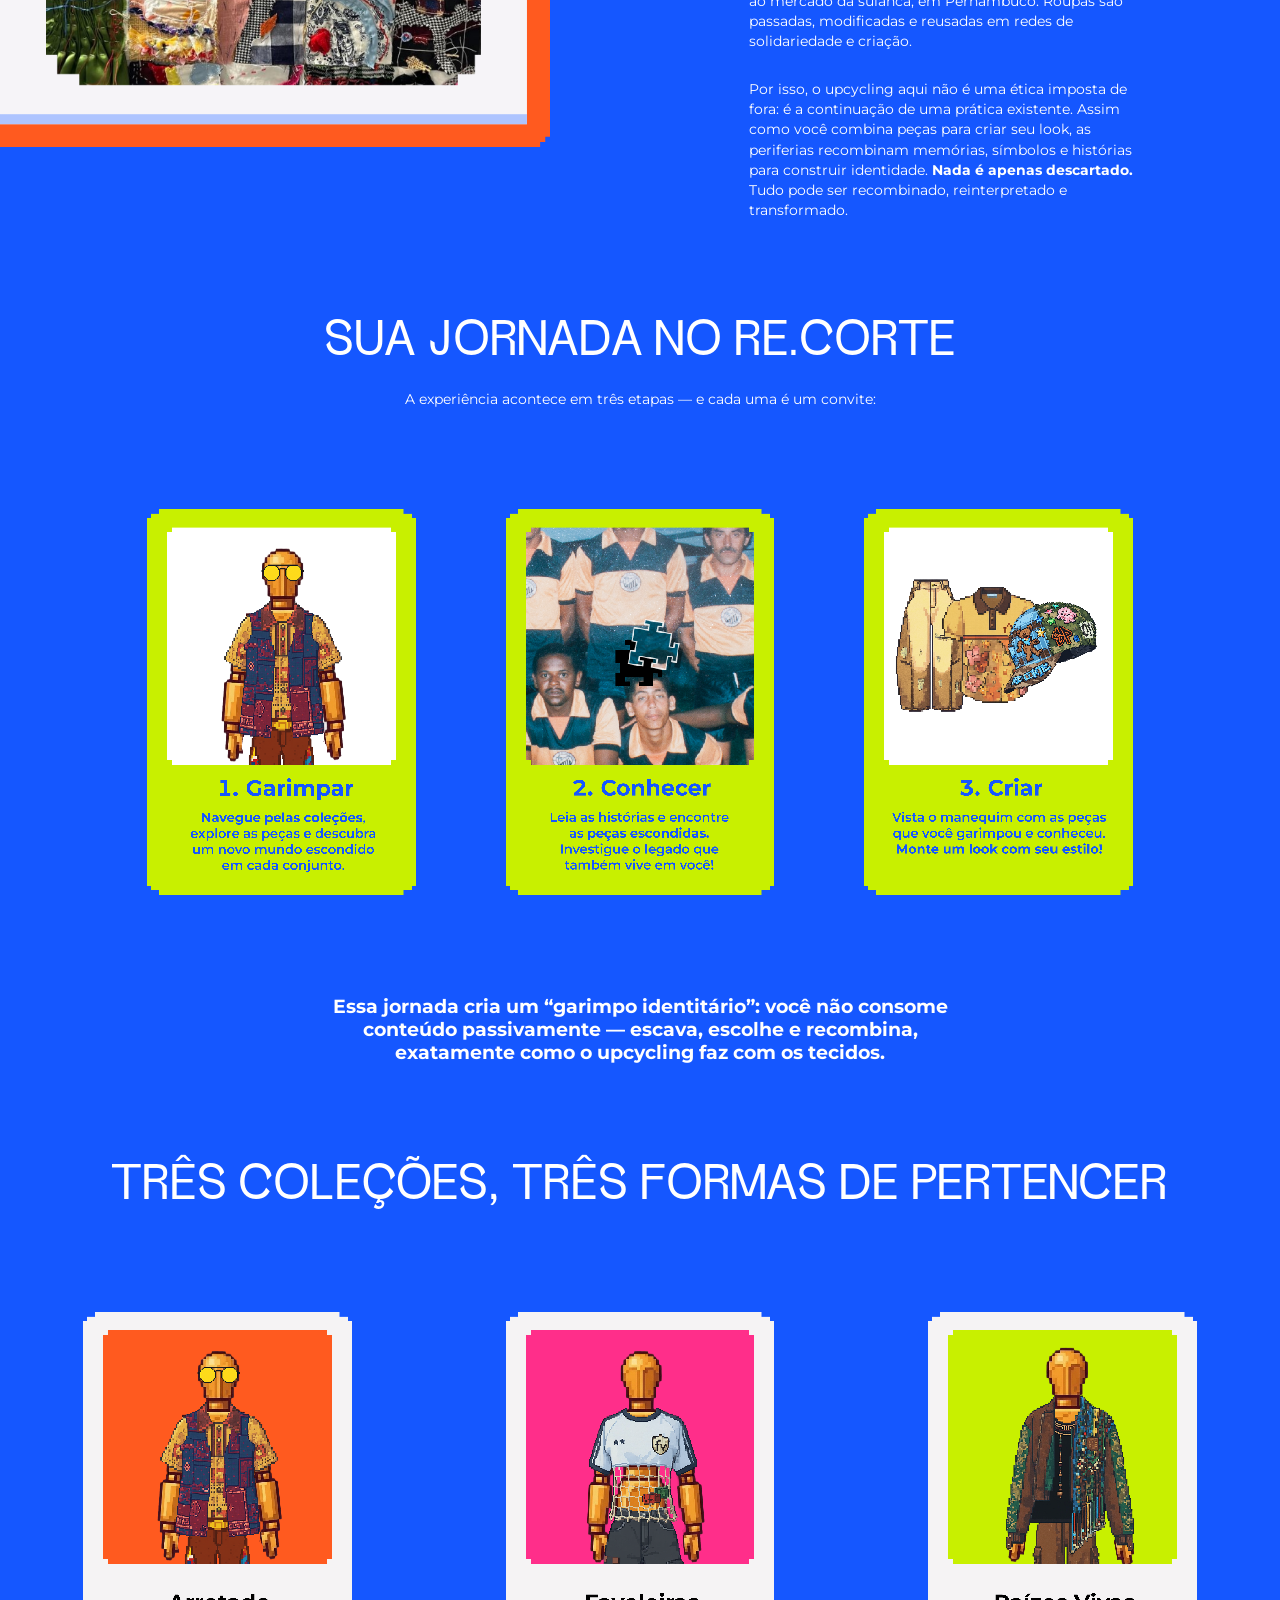
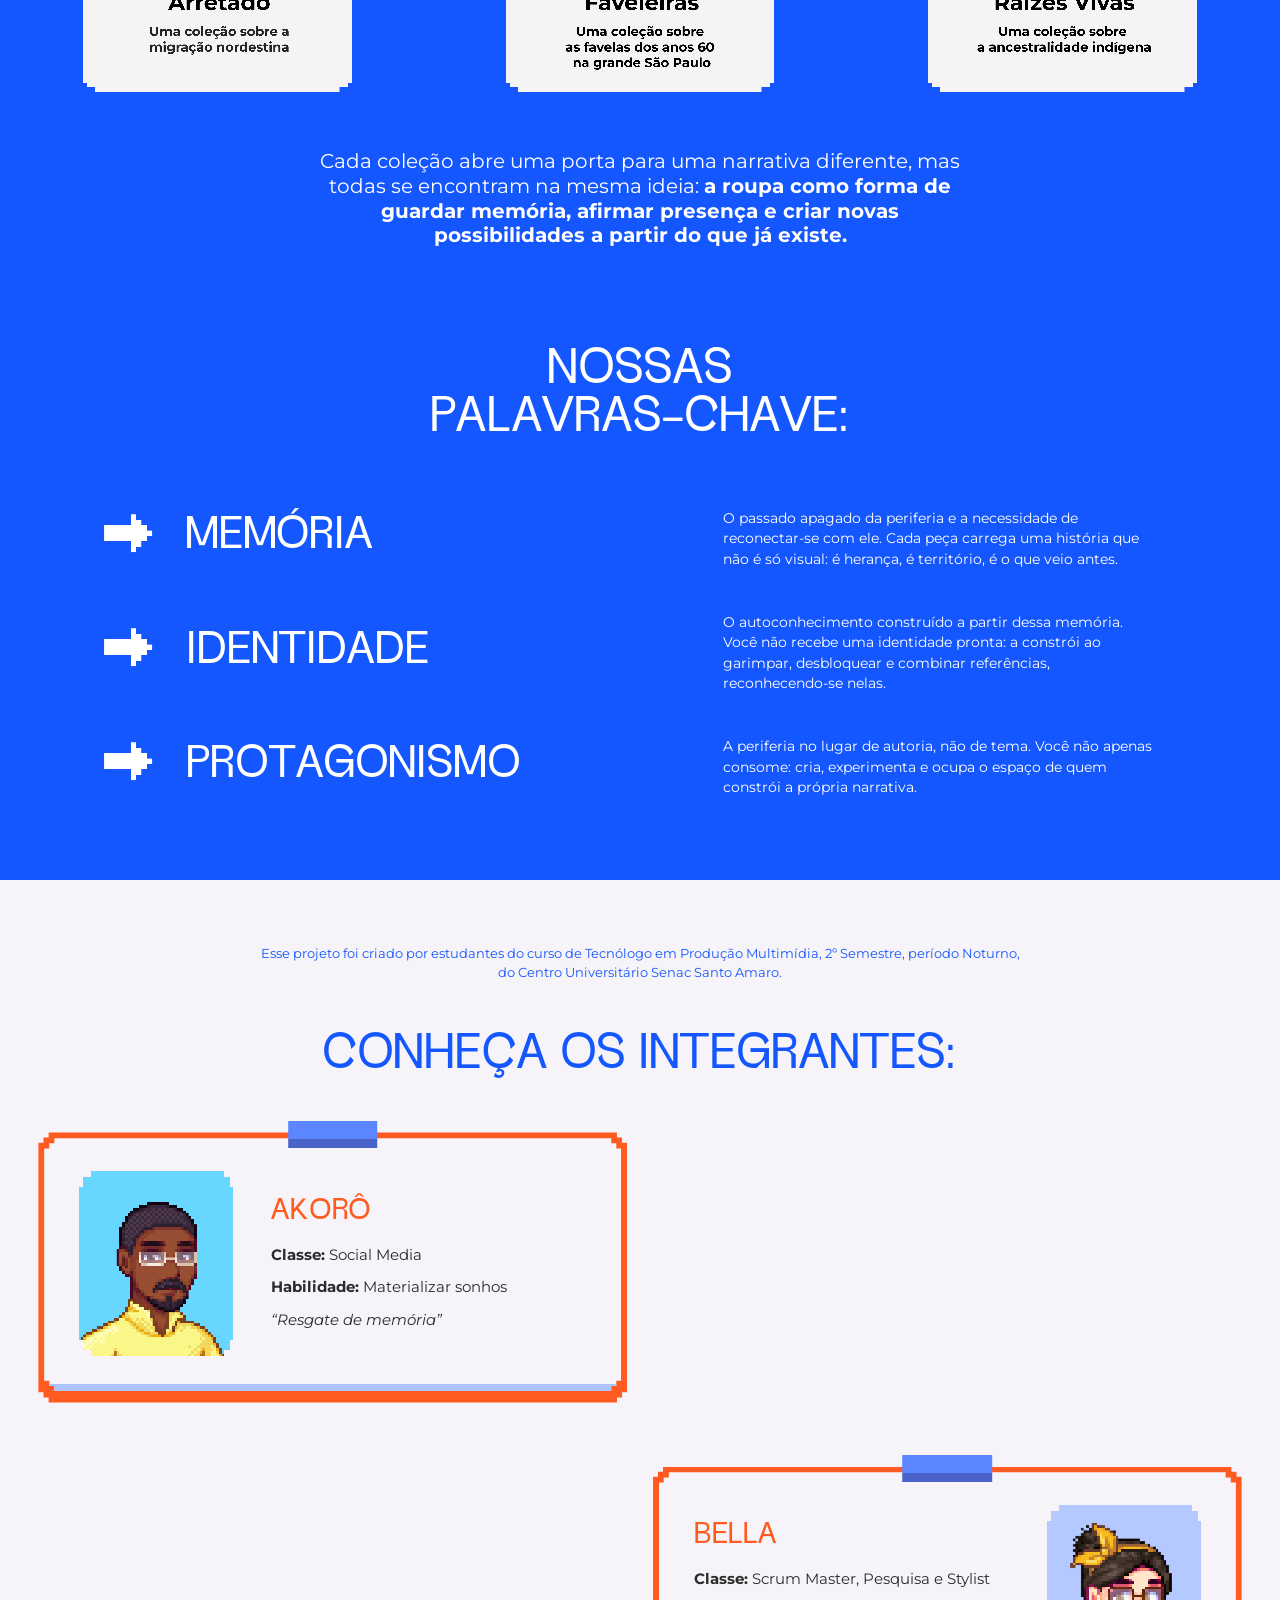
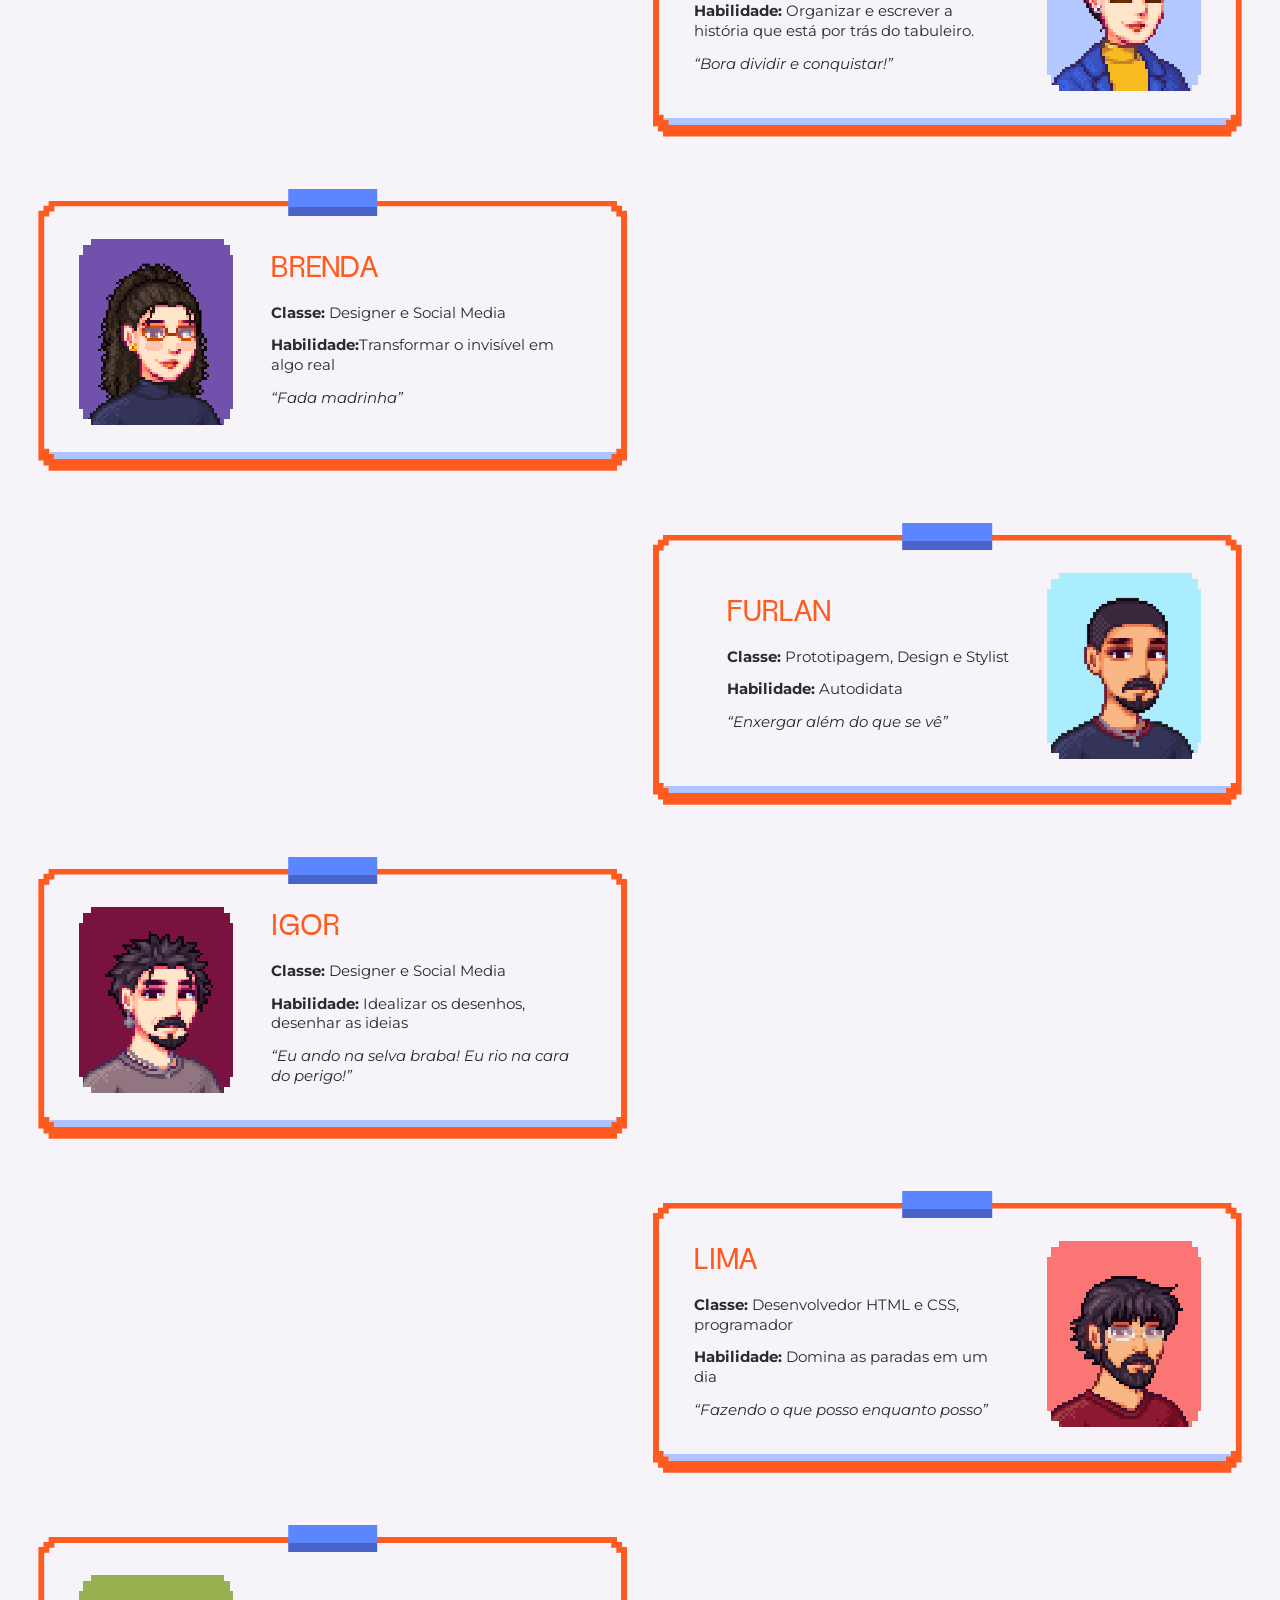
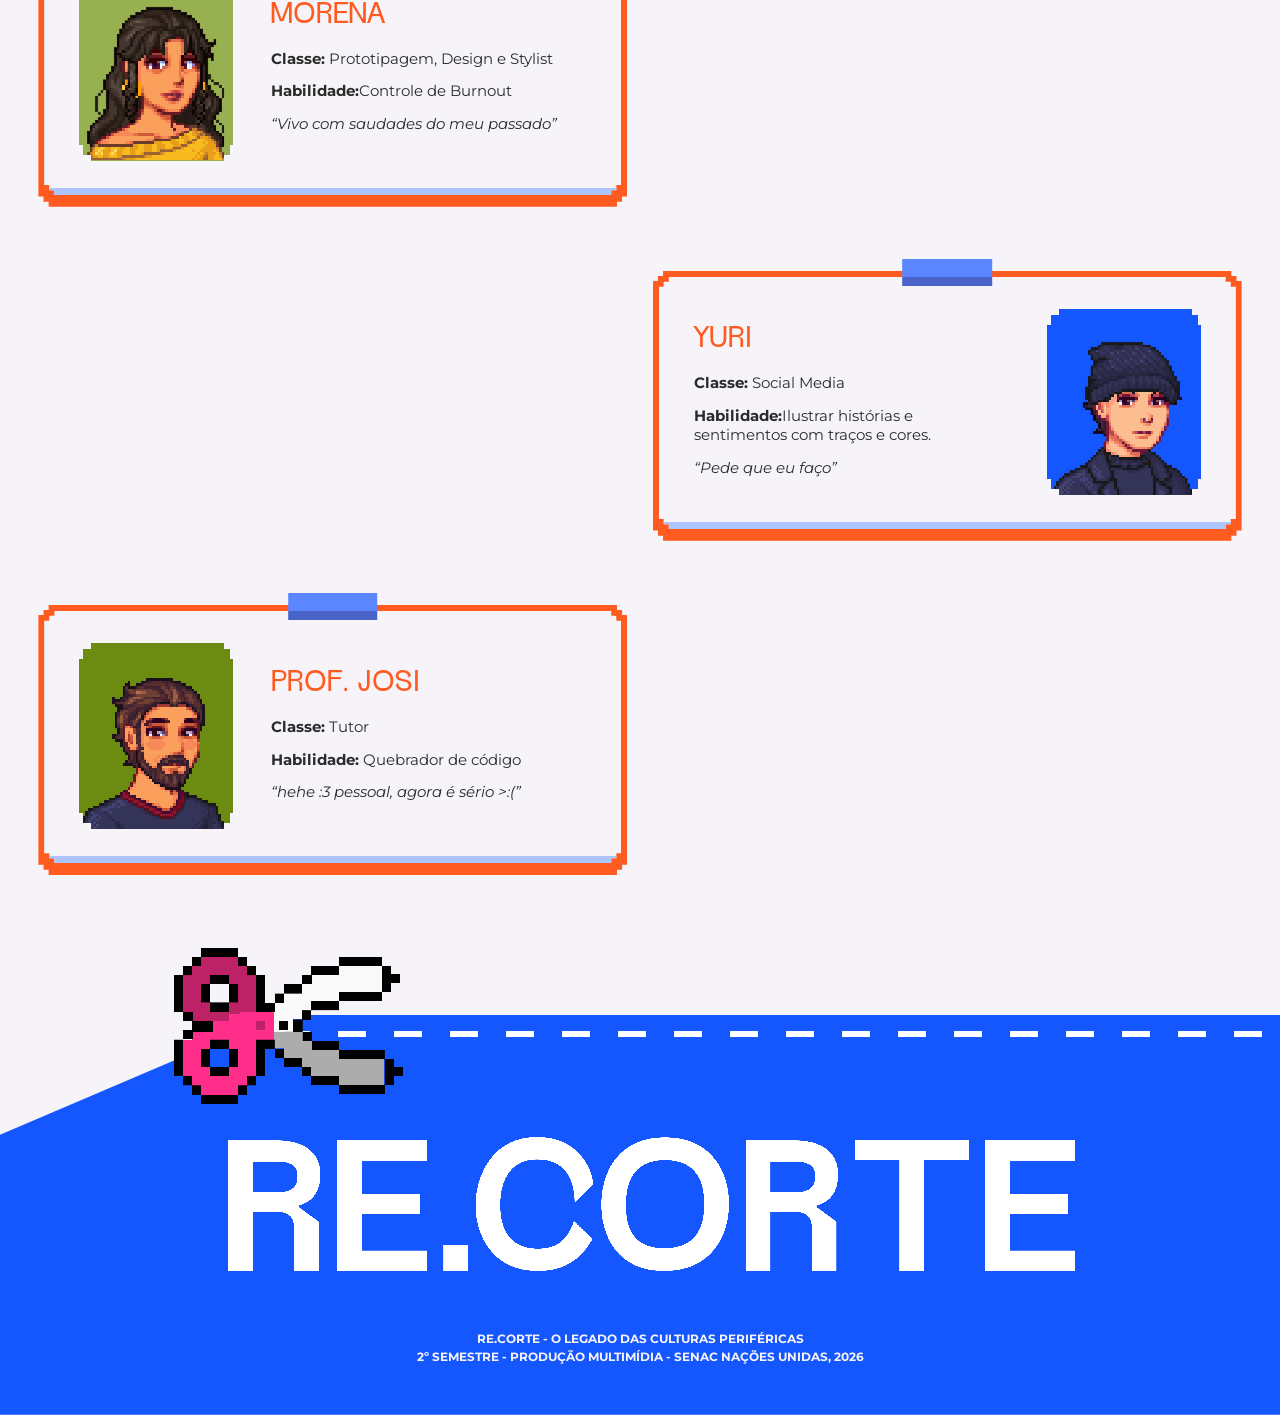
<file: sobre.html>
<!DOCTYPE html>
<html lang="pt-BR">
<head>
  <meta charset="UTF-8">
  <meta name="viewport" content="width=device-width, initial-scale=1.0">
  <title>Sobre | RE.CORTE</title>

  <link rel="preconnect" href="https://fonts.googleapis.com">
  <link rel="preconnect" href="https://fonts.gstatic.com" crossorigin>
  <link href="https://fonts.googleapis.com/css2?family=Montserrat:wght@400;600;700;800&display=swap" rel="stylesheet">

  <link rel="stylesheet" href="acessibilidade.css">
  <link rel="stylesheet" href="cabecalho.css">
  <link rel="stylesheet" href="fontes.css">
  <link rel="stylesheet" href="sobre.css">
  <link rel="stylesheet" href="rodape.css">
  <link rel="stylesheet" href="ajuda.css">
</head>
<body class="sobre" data-ajuda="sobre">
  <svg width="0" height="0" style="position:absolute" aria-hidden="true" focusable="false">
    <filter id="pinta-azul" color-interpolation-filters="sRGB">
      <feColorMatrix type="matrix" values="0 0 0 0 0.082  0 0 0 0 0.341  0 0 0 0 1  0 0 0 1 0"/>
    </filter>
  </svg>
  <main>

       <!-- LINHA DE RECORTE -->
    <div class="sobre__corte" aria-hidden="true"></div>

    <!-- TOPO -->
    <header class="sobre__topo">
      <h1 class="sobre__titulo">QUEM SOMOS?</h1>
      <p class="sobre__subtitulo">Por trás da construção do projeto</p>
    </header>

    <!-- BLOCO AZUL -->
    <div class="sobre__azul">

            <!-- Apresentação: 4 blocos e rolo no centro -->
      <section class="sobre__quadro" aria-label="Apresentação">
        <h2 class="sobre__chamada">Três coleções. Um <br>mesmo território vivo.</h2>
        <img class="sobre__rolo" src="img/quem-somos/4x/rolo-linha@4x.png" alt="Rolo de linha com agulha">
        <p class="sobre__texto">
          O <strong>RE.CORTE</strong> é uma experiência digital que convida você a garimpar histórias,
          desbloquear memórias e criar um look com a sua cara. Mais do que um site sobre moda, é um espaço
          para explorar como se <strong>constrói pertencimento</strong> em uma cidade marcada por
          <strong>deslocamentos</strong>, <strong>disputas</strong> e <strong>transformações</strong>.
        </p>
        <p class="sobre__frase sobre__frase--esq">AQUI, A ROUPA É MAIS DO QUE VESTIR: É<br>MEMÓRIA, IDENTIDADE E RESISTÊNCIA.</p>
        <p class="sobre__frase sobre__frase--dir">CADA PEÇA CARREGA UMA PARTE DA HISTÓRIA DA<br>PERIFERIA DE SÃO PAULO — E UM CONVITE PARA<br>VOCÊ SE RECONHECER NELA.</p>
      </section>

      <!-- De onde veio a inspiração -->
      <section class="sobre__duas-colunas" aria-labelledby="titulo-inspiracao">
        <h2 class="sobre__h2" id="titulo-inspiracao">DE ONDE VEIO A INSPIRAÇÃO?</h2>
        <p class="sobre__texto sobre__texto--esq">
          A periferia de São Paulo carrega uma memória fragmentada. Suas raízes — nordestinas, indígenas e
          suburbanas — foram historicamente apagadas, diluídas ou tratadas como <strong>secundárias</strong>
          na narrativa oficial da cidade. Ao mesmo tempo, a moda hegemônica segue elitizada, massificada e
          desconectada de quem cria e veste nas periferias.
        </p>
        <p class="sobre__texto sobre__texto--dir">
          O <strong>RE.CORTE</strong> nasce para responder a isso. Ele reconstrói, peça por peça, memórias que
          foram apagadas e coloca a periferia no lugar de <strong>autoria</strong>, não de tema. Aqui, quem
          <strong>cria</strong>, <strong>veste</strong> e <strong>transforma</strong> é <strong>protagonista</strong>.
        </p>
      </section>

      <!-- Upcycling (coluna esquerda reservada) -->
      <section class="sobre__duas-colunas sobre__duas-colunas--upcycling" aria-labelledby="titulo-upcycling">
        <div class="sobre__reserva">
  <img src="img/quem-somos/fotoup.png" alt="Retalhos bordados à mão, lado a lado, formando uma colagem de tecidos">
</div>
        <div class="sobre__coluna-dir">
          <h2 class="sobre__h2" id="titulo-upcycling">O QUE É<br>UPCYCLING?</h2>
          <p class="sobre__texto">
            Upcycling é transformar o que seria descartado em algo novo e cheio de valor. Retalhos, roupas de
            segunda mão e tecidos esquecidos ganham novas vidas — sem apagar de onde vieram.
          </p>
          <p class="sobre__texto">
            No <strong>RE.CORTE</strong>, isso não é apenas uma técnica de confecção: é um conceito. Nas
            periferias, usar retalho para fazer roupa já é uma prática econômica e cultural — como na cadeia
            que liga o comércio de retalhos do Brás ao mercado da sulanca, em Pernambuco. Roupas são passadas,
            modificadas e reusadas em redes de solidariedade e criação.
          </p>
          <p class="sobre__texto">
            Por isso, o upcycling aqui não é uma ética imposta de fora: é a continuação de uma prática
            existente. Assim como você combina peças para criar seu look, as periferias recombinam memórias,
            símbolos e histórias para construir identidade. <strong>Nada é apenas descartado.</strong> Tudo
            pode ser recombinado, reinterpretado e transformado.
          </p>
        </div>
      </section>

      <!-- Sua jornada -->
      <section class="sobre__jornada" aria-labelledby="titulo-jornada">
        <h2 class="sobre__h2" id="titulo-jornada">SUA JORNADA NO RE.CORTE</h2>
        <p class="sobre__texto sobre__texto--intro">A experiência acontece em três etapas — e cada uma é um convite:</p>

        <!-- ETAPA 2: cards da jornada entram aqui -->
                   <div class="sobre__cards" id="cards-jornada">

          <article class="jcard jcard--garimpar">
            <img src="img/quem-somos/4x/jornada-garimpar@4x.png" alt="Garimpar: navegue pelas coleções, explore as peças e descubra histórias escondidas em cada retalho.">
          </article>

          <article class="jcard jcard--conhecer">
            <img src="img/quem-somos/4x/jornada-conhecer@4x.png" alt="Conhecer: entenda as histórias e símbolos para desbloquear conteúdos e refletir sobre narrativas que, mesmo transformadas pelo tempo, guardam sua essência.">
          </article>

          <article class="jcard jcard--criar">
            <img src="img/quem-somos/4x/jornada-criar@4x.png" alt="Criar: arraste as peças para combiná-las e monte um look com a sua cara. Este é o seu momento de criar com liberdade.">
          </article>

        </div>

                <p class="sobre__fecho sobre__fecho--jornada">
          Essa jornada cria um “garimpo identitário”: você não consome<br>conteúdo passivamente — escava, escolhe e recombina,<br>exatamente como o upcycling faz com os tecidos.
        </p>
      </section>

      <!-- Três coleções -->
      <section class="sobre__colecoes" aria-labelledby="titulo-colecoes">
               <h2 class="sobre__h2 sobre__h2--recuo" id="titulo-colecoes">TRÊS COLEÇÕES, TRÊS FORMAS DE PERTENCER</h2>

        <div class="sobre__minicards">
          <a class="sobre__minicard" href="arretado.html">
            <img src="img/quem-somos/4x/minicard-arretado@4x.png" alt="Coleção Arretado">
          </a>
          <a class="sobre__minicard" href="faveleiras.html">
            <img src="img/quem-somos/4x/minicard-faveleiras@4x.png" alt="Coleção Faveleiras">
          </a>
          <a class="sobre__minicard" href="raizes-vivas.html">
            <img src="img/quem-somos/4x/minicard-raizes@4x.png" alt="Coleção Raízes vivas">
          </a>
        </div>

               <p class="sobre__fecho">
          Cada coleção abre uma porta para uma narrativa diferente, mas<br>todas se encontram na mesma ideia: <strong>a roupa como forma de<br>guardar memória, afirmar presença e criar novas<br>possibilidades a partir do que já existe.</strong>
        </p>
      </section>

      <!-- Palavras-chave -->
      <section class="sobre__palavras" aria-labelledby="titulo-palavras">
        <h2 class="sobre__h2 sobre__h2--recuo" id="titulo-palavras">NOSSAS<br>PALAVRAS-CHAVE:</h2>

               <ul class="sobre__lista">
          <li>
            <img class="sobre__seta" src="img/quem-somos/4x/seta-palavras@4x.png" alt="" aria-hidden="true">
            <span class="sobre__palavra">MEMÓRIA</span>
            <p class="sobre__texto">O passado apagado da periferia e a necessidade de reconectar-se com ele. Cada peça carrega uma história que não é só visual: é herança, é território, é o que veio antes.</p>
          </li>
          <li>
            <img class="sobre__seta" src="img/quem-somos/4x/seta-palavras@4x.png" alt="" aria-hidden="true">
            <span class="sobre__palavra">IDENTIDADE</span>
            <p class="sobre__texto">O autoconhecimento construído a partir dessa memória. Você não recebe uma identidade pronta: a constrói ao garimpar, desbloquear e combinar referências, reconhecendo-se nelas.</p>
          </li>
          <li>
            <img class="sobre__seta" src="img/quem-somos/4x/seta-palavras@4x.png" alt="" aria-hidden="true">
            <span class="sobre__palavra">PROTAGONISMO</span>
            <p class="sobre__texto">A periferia no lugar de autoria, não de tema. Você não apenas consome: cria, experimenta e ocupa o espaço de quem constrói a própria narrativa.</p>
          </li>
        </ul>
      </section>

    </div>

    <!-- INTEGRANTES -->
    <section class="sobre__integrantes" aria-labelledby="titulo-integrantes">
      <p class="sobre__texto sobre__texto--azul">
        Esse projeto foi criado por estudantes do curso de Tecnólogo em Produção Multimídia, 2º Semestre,
        período Noturno, do Centro Universitário Senac Santo Amaro.
      </p>
      <h2 class="sobre__h2 sobre__h2--azul" id="titulo-integrantes">CONHEÇA OS INTEGRANTES:</h2>

      <section class="integrantes" id="cards-integrantes">
  

  <div class="integrantes__lista">

    <article class="integrante">
      <img class="integrante__foto" src="img/quem-somos/akoro.png" alt="Akorô">
      <div class="integrante__texto">
        <h3 class="integrante__nome">AKORÔ</h3>
        <p><b>Classe:</b> Social Media</p>
        <p><b>Habilidade:</b> Materializar sonhos</p>
        <p class="integrante__frase">“Resgate de memória”</p>
      </div>
    </article>

    <article class="integrante">
      <img class="integrante__foto" src="img/quem-somos/bella.png" alt="Bella">
      <div class="integrante__texto">
        <h3 class="integrante__nome">BELLA</h3>
        <p><b>Classe:</b> Scrum Master, Pesquisa e Stylist</p>
        <p><b>Habilidade:</b> Organizar e escrever a história que está por trás do tabuleiro.</p>
        <p class="integrante__frase">“Bora dividir e conquistar!”</p>
      </div>
    </article>

    <article class="integrante">
      <img class="integrante__foto" src="img/quem-somos/brenda.png" alt="Brenda">
      <div class="integrante__texto">
        <h3 class="integrante__nome">BRENDA</h3>
        <p><b>Classe:</b> Designer e Social Media</p>
        <p><b>Habilidade:</b>Transformar o invisível em algo real</p>
        <p class="integrante__frase">“Fada madrinha”</p>
      </div>
    </article>

    <article class="integrante">
      <img class="integrante__foto" src="img/quem-somos/furlan.png" alt="Furlan">
      <div class="integrante__texto">
        <h3 class="integrante__nome">FURLAN</h3>
        <p><b>Classe:</b> Prototipagem, Design e Stylist</p>
        <p><b>Habilidade:</b> Autodidata</p>
        <p class="integrante__frase">“Enxergar além do que se vê”</p>
      </div>
    </article>

    <article class="integrante">
      <img class="integrante__foto" src="img/quem-somos/igor.png" alt="Igor">
      <div class="integrante__texto">
        <h3 class="integrante__nome">IGOR</h3>
        <p><b>Classe:</b> Designer e Social Media</p>
        <p><b>Habilidade:</b> Idealizar os desenhos, desenhar as ideias</p>
        <p class="integrante__frase">“Eu ando na selva braba! Eu rio na cara do perigo!”</p>
      </div>
    </article>

    <article class="integrante">
      <img class="integrante__foto" src="img/quem-somos/lima.png" alt="Lima">
      <div class="integrante__texto">
        <h3 class="integrante__nome">LIMA</h3>
        <p><b>Classe:</b> Desenvolvedor HTML e CSS, programador</p>
        <p><b>Habilidade:</b> Domina as paradas em um dia</p>
        <p class="integrante__frase">“Fazendo o que posso enquanto posso”</p>
      </div>
    </article>

    <article class="integrante">
      <img class="integrante__foto" src="img/quem-somos/morena.png" alt="Morena">
      <div class="integrante__texto">
        <h3 class="integrante__nome">MORENA</h3>
        <p><b>Classe:</b> Prototipagem, Design e Stylist</p>
        <p><b>Habilidade:</b>Controle de Burnout</p>
        <p class="integrante__frase">“Vivo com saudades do meu passado”</p>
      </div>
    </article>

    <article class="integrante">
      <img class="integrante__foto" src="img/quem-somos/yuri.png" alt="Yuri">
      <div class="integrante__texto">
        <h3 class="integrante__nome">YURI</h3>
        <p><b>Classe:</b> Social Media</p>
        <p><b>Habilidade:</b>Ilustrar histórias e sentimentos com traços e cores. </p>
        <p class="integrante__frase">“Pede que eu faço”</p>
      </div>
    </article>

        <article class="integrante">
      <img class="integrante__foto" src="img/quem-somos/profjosi.png" alt="Prof. Josi">
      <div class="integrante__texto">
        <h3 class="integrante__nome">PROF. JOSI</h3>
        <p><b>Classe:</b> Tutor</p>
        <p><b>Habilidade:</b> Quebrador de código</p>
        <p class="integrante__frase">“hehe :3 pessoal, agora é sério &gt;:(”</p>
      </div>
    </article>

  </div>
</section>
    </section>
  </main>

  <!-- RODAPÉ -->
  <footer class="rodape" id="rodape">
    <div class="rodape__corte" aria-hidden="true"></div>

    <div class="rodape__arte" role="img" aria-label="RE.CORTE, com uma tesoura">
      <div class="rodape__arte-repouso"></div>
      <div class="rodape__arte-hover"></div>
    </div>

    <div class="rodape__alvo rodape__alvo--tesoura" aria-hidden="true"></div>
    <div class="rodape__alvo rodape__alvo--letras" aria-hidden="true"></div>

    <p class="rodape__legenda">
      RE.CORTE - O LEGADO DAS CULTURAS PERIFÉRICAS<br>
      2º SEMESTRE - PRODUÇÃO MULTIMÍDIA - SENAC NAÇÕES UNIDAS, 2026
    </p>
  </footer>

  <script src="cabecalho.js"></script>
  <script src="acessibilidade.js"></script>
  <script src="rodape.js"></script>
  <script src="ajuda.js"></script>
  <script src="cards.js"></script>
  <script src="legendas.js"></script>
    
</body>
</html>
</file>
<file: acessibilidade.css>
/* ========== VARIÁVEIS (valem no site todo) ========== */
:root {
  /* paleta oficial RE.CORTE */
  --azul: #1557ff;
  --lima: #c8f000;
  --branco: #ffffff;
  --laranja: #ff5a1f;
  --rosa: #ff2e8a;
  --roxo: #7628ff;

  --azul-fundo: var(--azul);  /* azul usado como FUNDO (capa); no escuro não clareia */

  --ui-fundo: #ffffff;
  --ui-texto: #0b1230;
  --ui-texto-suave: #3a4163;

  /* superfícies das páginas (colecao.css usa estas variáveis) */
  --ui-papel: #f6f4f8;        /* fundo da página */
  --ui-corpo: #1a1a2e;        /* texto corrido */
  --ui-cartao: #f6f4f8;       /* miolo dos cartões */
  --ui-faixa-cartao: #b8c8ff; /* faixa na base dos cartões */
}

/* ---------- TAMANHO DO TEXTO (tudo em rem acompanha) ---------- */
html[data-tamanho="0"] { font-size: 87.5%; }
html[data-tamanho="1"] { font-size: 100%; }
html[data-tamanho="2"] { font-size: 112.5%; }
html[data-tamanho="3"] { font-size: 125%; }
html[data-tamanho="4"] { font-size: 150%; }

/* ---------- MODO ESCURO ----------
   Fundo #14162b. Contraste (WCAG) de cada cor da paleta sobre ele:
   laranja 5,7 | rosa 5,1 | lima 14 | branco 16  -> mantêm o tom original
   azul #1557FF = 3,3 e roxo #7628FF = 3,0       -> não passam em texto (mín. 4,5)
   por isso ganham versões mais claras (6,2 e 5,4), do mesmo matiz. */
html[data-tema="escuro"] {
  color-scheme: dark;
  --ui-fundo: #14162b;
  --ui-texto: #ffffff;
  --ui-texto-suave: #c9cde6;
  --ui-papel: #14162b;
  --ui-corpo: #ffffff;
  --ui-cartao: #191b35;
  --ui-faixa-cartao: #26379b;
  --azul: #6f93ff;
  --roxo: #a272ff;
}

/* texto colorido das coleções (fundos e molduras continuam na cor original) */
html[data-tema="escuro"] .colecao--raizes { --cor-colecao-texto: var(--roxo); }
html[data-tema="escuro"] body {
  background-color: #14162b;
  background-blend-mode: multiply;
  color: var(--ui-texto);
}

/* RODAPÉ: no escuro usa o fundo da página (#14162b) em vez do azul claro.
   Para voltar ao azul claro, troque por: var(--azul) */
html[data-tema="escuro"] { --rodape-fundo: var(--ui-fundo); }
html[data-tema="escuro"] .rodape { background-color: var(--rodape-fundo); }

/* ícones pretos do menu (Início, Coleções, Voltar, Ajustes...) viram brancos */
html[data-tema="escuro"] .cab-icone {
  filter: invert(1);
}

/* ---------- CORES (paletas provisórias) ---------- */
html[data-cor="deuteranopia"],
html[data-cor="protanopia"] {
  --azul: #0072b2;
  --lima: #f0e442;
}
html[data-cor="tritanopia"] {
  --azul: #cc3311;
  --lima: #66ccee;
}

/* mesmas paletas, com o tom principal clareado para ler sobre fundo escuro */
html[data-tema="escuro"][data-cor="deuteranopia"],
html[data-tema="escuro"][data-cor="protanopia"] {
  --azul: #56b4e9;
  --lima: #f0e442;
}
html[data-tema="escuro"][data-cor="tritanopia"] {
  --azul: #ee6677;
  --lima: #66ccee;
}

/* fundos azuis (capa): no escuro mantêm o tom original da paleta, para o texto
   branco continuar legível (branco sobre #6f93ff teria contraste 2,9) */
html[data-tema="escuro"] { --azul-fundo: #1557ff; }
html[data-tema="escuro"][data-cor="deuteranopia"],
html[data-tema="escuro"][data-cor="protanopia"] { --azul-fundo: #0072b2; }
html[data-tema="escuro"][data-cor="tritanopia"] { --azul-fundo: #cc3311; }
html[data-tema="escuro"] .tela { background-color: var(--azul-fundo); }

/* ---------- GARIMPAR no modo escuro ----------
   Capa + faixa (.tela) e seção do manequim usam o fundo #14162b em vez do azul;
   os textos ficam brancos e as setas do carrossel trocam de imagem. */
html[data-tema="escuro"] .tela,
html[data-tema="escuro"] .manequim {
  background: #14162b;
}

html[data-tema="escuro"] .capa__frase,
html[data-tema="escuro"] .faixa__nome,
html[data-tema="escuro"] .manequim__dica,
html[data-tema="escuro"] .manequim__texto,
html[data-tema="escuro"] .manequim__dica span {   /* o JS pinta cada letra da dica com cor inline */
  color: #ffffff !important;
}

/* setas: esconde o png antigo (o tamanho do botão continua o mesmo) e usa os novos.
   Como no cabeçalho, o botão troca de imagem ao passar o mouse / focar / clicar.
   A imagem pressionada tem a tela 5% mais estreita (1480 de 1560 px), por isso o
   tamanho 94,87%: o círculo fica do mesmo tamanho e "afunda" para a esquerda. */
html[data-tema="escuro"] .manequim__seta img {
  object-position: -9999px 0;
  background: url("img/garimpar/manequim/4x/setanormal@4x.png") left top / 100% auto no-repeat;
}
/* no escuro quem "afunda" é a própria imagem pressionada: sem o deslocamento do manequim.css */
html[data-tema="escuro"] .manequim__seta:hover,
html[data-tema="escuro"] .manequim__seta:focus-visible,
html[data-tema="escuro"] .manequim__seta:active { transform: none; }

html[data-tema="escuro"] .manequim__seta:hover img,
html[data-tema="escuro"] .manequim__seta:focus-visible img,
html[data-tema="escuro"] .manequim__seta:active img {
  background-image: url("img/garimpar/manequim/4x/setapressionada@4x.png");
  background-size: 94.87% auto;
}

/* ---------- RODAPÉ e SOBRE no modo escuro ---------- */

/* azul de fundo do rodapé (o bloco azul do rodapé é o ::before, por isso o
   background-color do .rodape acima não aparecia nele) e do bloco azul da página Sobre */
html[data-tema="escuro"] .rodape::before { background: #002687; }
html[data-tema="escuro"] .sobre__azul    { background: #002687; }

/* topo "QUEM SOMOS?" igual à capa da página inicial: fundo #14162b, texto e pontilhado brancos */
html[data-tema="escuro"] .sobre { --topo-fundo: #14162b; }

html[data-tema="escuro"] .sobre__corte,
html[data-tema="escuro"] .sobre__topo::after {
  background-image: repeating-linear-gradient(90deg, #ffffff 0 1.6vw, transparent 1.6vw 3.2vw);
}

html[data-tema="escuro"] .sobre__titulo,
html[data-tema="escuro"] .sobre__subtitulo {
  color: #ffffff;
}

/* ---------- ARRETADO no modo escuro ----------
   As imagens do ícone "i" e da seta são trocadas pelo colecao.js (versões "noturno").
   A seta noturna pressionada tem a tela menor (1110 de 1170 px = 94,87%);
   o ícone "i" continua em 80 ÷ 84, que já está no colecao.css. */
html[data-tema="escuro"] .colecao--arretado .colecao__seta .img-pressionada { width: 94.87%; }

/* ---------- TOPO DAS COLEÇÕES no modo escuro ----------
   O topo (Arretado, Faveleiras, Raízes Vivas) deixa de ser colorido: o fundo vira #14162b
   e o título e o subtítulo passam a usar a cor da coleção (laranja, rosa, roxo).
   O selo "CONHECER" e as estrelinhas continuam brancos (são imagens). */
html[data-tema="escuro"] .colecao__topo { background: #14162b; }
html[data-tema="escuro"] .colecao__titulo,
html[data-tema="escuro"] .colecao__subtitulo {
  color: var(--cor-colecao);   /* cor original da coleção; para o roxo mais claro use var(--cor-colecao-texto) */
}

/* ---------- POPUP "QUE ACHADO!" no modo escuro ----------
   A moldura é trocada por popupachadomodonoturno@4x.png (acessibilidade.js);
   aqui os textos que eram azul-marinho ficam brancos. O título e o nome da peça
   usam a cor de texto da coleção (a versão clareada, que lê bem sobre o escuro). */
html[data-tema="escuro"] .eg-popup__achou,
html[data-tema="escuro"] .eg-popup__texto {
  color: #ffffff;
}
html[data-tema="escuro"] .eg-popup__aviso,
html[data-tema="escuro"] .eg-popup__nome {
  color: var(--cor-colecao-texto, var(--cor-colecao));
}

/* ---------- POPUP DE AJUDA no modo escuro ----------
   A moldura é trocada por molduraajudamodonoturno@4x.png (acessibilidade.js).
   Aqui: texto branco, azul e roxo clareados (como no resto do modo escuro),
   e as peças desenhadas no código (quebra-cabeça, cadeado, "i") em branco. */
html[data-tema="escuro"] .ajuda {
  --aj-azul: #6f93ff;
  --aj-roxo: #a272ff;
}
html[data-tema="escuro"] .ajuda__conteudo { color: #ffffff; }

/* botão "× " e "? Ajuda" que aparecem dentro do texto */
html[data-tema="escuro"] .aj-x { border-color: #ffffff; color: #ffffff; }
html[data-tema="escuro"] .aj-pill {
  background: transparent;
  border-color: #ffffff;
  color: #ffffff;
}

/* peça de quebra-cabeça: preta -> branca, com brilho no lugar da sombra */
html[data-tema="escuro"] .aj-peca path { fill: #ffffff; }
html[data-tema="escuro"] .aj-peca { filter: drop-shadow(0 0.3vw 0.5vw rgba(255, 255, 255, 0.28)); }

/* cadeado: corpo branco e furinho na cor do fundo */
html[data-tema="escuro"] .aj-cadeado rect { fill: #ffffff; }
html[data-tema="escuro"] .aj-cadeado rect[fill] { fill: #14162b; }

/* ícone "i" (imagem preta): vira branco */
html[data-tema="escuro"] .ajuda__ex-img img[src*="botaoajuda"] { filter: invert(1); }

/* ========== BOTÃO DE FERRAMENTAS ========== */
.acess-botao {
  position: fixed;
  top: 1.25rem;
  right: 1.25rem;
  z-index: 10000;
  padding: 0;
  border: none;
  background: none;
  cursor: pointer;
  transition: transform 0.18s steps(4);
}
.acess-botao img {
  display: block;
  width: 3.25rem;
  height: auto;
  image-rendering: pixelated;
}
.acess-botao:hover,
.acess-botao:focus-visible,
.acess-botao[aria-expanded="true"] {
  transform: translateY(-3px) scale(1.08);
}
.acess-botao:active { transform: translateY(1px) scale(0.96); }

/* ========== PAINEL ========== */
.acess-painel {
  position: fixed;
  top: 4.5rem;
  right: 1.25rem;
  z-index: 10000;
  width: 12.5rem;
  padding: 0.7rem;
  background: var(--ui-fundo);
  color: var(--ui-texto);
  border: 3px solid var(--azul);
  box-shadow: 4px 4px 0 var(--azul);
  font-family: "Montserrat", sans-serif;
}
.acess-painel[hidden] { display: none; }

.acess-grupo { margin-bottom: 0.7rem; }
.acess-grupo:last-child { margin-bottom: 0; }

.acess-grupo h2 {
  font-size: 0.65rem;
  font-weight: 700;
  text-transform: uppercase;
  letter-spacing: 0.04em;
  margin-bottom: 0.35rem;
}

.acess-linha {
  display: flex;
  flex-wrap: wrap;
  gap: 0.4rem;
}

.acess-opcao {
  flex: 1 1 auto;
  padding: 0.35rem 0.4rem;
  font: 600 0.68rem "Montserrat", sans-serif;
  color: var(--ui-texto);
  background: transparent;
  border: 2px solid var(--azul);
  cursor: pointer;
}
.acess-opcao:hover { background: var(--lima); color: #0b1230; }
.acess-opcao[aria-pressed="true"] {
  background: var(--azul);
  color: #ffffff;
}
.acess-opcao:disabled { opacity: 0.4; cursor: not-allowed; }
html[data-tema="escuro"] .acess-opcao[aria-pressed="true"] {
  color: #0b1230;
}
html[data-tema="escuro"] .acess-opcao[aria-pressed="true"]:hover {
  background: var(--lima);
}

.acess-botao:focus-visible,
.acess-opcao:focus-visible {
  outline: 3px solid var(--lima);
  outline-offset: 2px;
}

@media (prefers-reduced-motion: reduce) {
  .acess-botao { transition: none; }
}
.sr-only {
  position: absolute;
  width: 1px;
  height: 1px;
  overflow: hidden;
  clip: rect(0, 0, 0, 0);
  white-space: nowrap;
}
</file>
<file: cabecalho.css>
.cabecalho {
  --cab-gap: clamp(1rem, 2.4vw, 3rem); /* espaço igual entre TODOS os itens da barra */
  position: sticky;
  top: 0;
  z-index: 1000;
  background: var(--ui-fundo, #fff);
  padding: 1.2rem 2.5vw;
}

.cabecalho__nav {
  display: grid;
  /* 3 colunas iguais | tesoura | 3 colunas iguais */
  grid-template-columns:
    repeat(3, minmax(max-content, 1fr))
    auto
    repeat(3, minmax(max-content, 1fr));
  align-items: center;
  column-gap: var(--cab-gap);
}

/* os grupos deixam de ser caixas: os botões entram direto na grade da barra */
.cabecalho__grupo { display: contents; }
.cabecalho__item { position: relative; }

.cabecalho__tesoura {
  position: relative;
  display: block;
  height: 4rem;
  margin: -1.1rem 0;
}
.tesoura__fechada,
.tesoura__aberta {
  display: block;
  height: 100%;
  width: auto;
  image-rendering: pixelated;
  transition: none;
}
.tesoura__aberta {
  position: absolute;
  inset: 0;
  width: 100%;
  opacity: 0;
}
.cabecalho__tesoura:hover .tesoura__fechada { opacity: 0; }
.cabecalho__tesoura:hover .tesoura__aberta { opacity: 1; }
@keyframes tesoura-corta {
  0%   { opacity: 1; }
  50%  { opacity: 0; }
}
@media (prefers-reduced-motion: reduce) {
  .cabecalho__tesoura:hover .tesoura__aberta { animation: none; opacity: 1; }
}

/* cada botão ocupa a coluna inteira = todos com a mesma largura */
.cabecalho .cab-botao {
  display: flex;
  width: 100%;
  justify-content: center;
}

/* botão com moldura pixel */
.cab-botao {
  display: inline-flex;
  align-items: center;
  gap: 0.5rem;
  font-family: "Montserrat", sans-serif;
  font-weight: 700;
  font-size: clamp(0.85rem, 1.2vw, 1.25rem);
  line-height: 1.2;
  text-decoration: none;
  color: var(--ui-texto, #000);
  background: var(--ui-fundo, #fff);
  background-clip: padding-box;
  border-style: solid;
  border-width: 10px 17px 7px 17px;
  border-image: url("img/garimpar/nav/4x/botao-moldura@4x.png") 34 58 24 58 / 10px 17px 7px 17px stretch;
  image-rendering: pixelated;
  padding: 0.15rem 0.2rem 0.45rem;
  cursor: pointer;
  outline: none;
  transition: transform 0.08s steps(2);
}
/* hover: moldura sem sombra + botão se desloca para onde estava a sombra */
.cab-botao:hover,
.cab-botao:focus-visible {
  border-image-source: url("img/garimpar/nav/4x/botao-moldura-normal@4x.png");
  transform: translate(-3px, 3px);
}

/* clique: mantém a pressionada (sem voltar a subir) */
.cab-botao:active {
  border-image-source: url("img/garimpar/nav/4x/botao-moldura-normal@4x.png");
  transform: translate(-3px, 3px);
  filter: none;
}

.cab-botao:active { transform: translateY(1px); filter: none; }
.cab-botao:focus-visible { color: var(--azul); text-decoration: underline; }
.cab-botao[aria-current="page"] { color: var(--azul); }

.cab-icone {
  height: 1.6rem;
  width: auto;
  image-rendering: pixelated;
}

/* menu de coleções */
.cabecalho__menu {
  position: absolute;
  top: calc(100% + 0.5rem);
  left: 50%;
  transform: translateX(-50%);
  min-width: 11rem;
  list-style: none;
  background: var(--ui-fundo, #fff);
  border: 3px solid var(--ui-texto, #000);
  box-shadow: 4px 4px 0 var(--ui-texto, #000);
  padding: 0.4rem;
  z-index: 10;
}
.cabecalho__menu[hidden] { display: none; }
.cabecalho__menu a {
  display: block;
  padding: 0.55rem 0.8rem;
  font-family: "Montserrat", sans-serif;
  font-weight: 700;
  font-size: 1rem;
  text-decoration: none;
  color: var(--ui-texto, #000);
}
.cabecalho__menu a:hover,
.cabecalho__menu a:focus-visible { color: #fff; outline: none; }
.cabecalho__menu a[data-colecao="arretado"]:hover,
.cabecalho__menu a[data-colecao="arretado"]:focus-visible { background: #ff5a1f; }
.cabecalho__menu a[data-colecao="faveleiras"]:hover,
.cabecalho__menu a[data-colecao="faveleiras"]:focus-visible { background: #ff2e8a; }
.cabecalho__menu a[data-colecao="raizes"]:hover,
.cabecalho__menu a[data-colecao="raizes"]:focus-visible { background: #7628ff; }

/* botão de voltar fixo */
.cab-voltar {
  position: fixed;
  top: calc(var(--altura-cabecalho, 5rem) + 1rem);
  left: 2.5vw;
  z-index: 999; /* logo abaixo da barra (1000) */
}
.cab-voltar .cab-botao {
  white-space: nowrap;
}
/* ================= MODO ESCURO: moldura dos botões =================
   Só troca a IMAGEM. Fatia, espessura e fundo continuam os da regra .cab-botao
   (o fundo já fica navy sozinho, pois usa var(--ui-fundo)). Não definir
   "background" aqui: o .ir-manequim (garimpar.css) tem um fundo próprio, de
   propósito menor que a borda, e um fundo a mais viraria um retângulo atrás
   dos cantos em degrau.
   (ajuste o caminho se suas imagens estiverem em outra pasta) */
html[data-tema="escuro"] .cab-botao {
  border-image-source: url("img/garimpar/nav/4x/botao-moldura-noturno@4x.png");
}
html[data-tema="escuro"] .cab-botao:hover,
html[data-tema="escuro"] .cab-botao:focus-visible,
html[data-tema="escuro"] .cab-botao:active {
  border-image-source: url("img/garimpar/nav/4x/botao-moldura-normal-noturno@4x.png");
}

/* ================= CELULAR: menu de 3 risquinhos ================= */
.cab-hamburguer { display: none; }

@media (max-width: 800px), (max-height: 500px) and (orientation: landscape) {
  .cabecalho { padding: 0.3rem 0; }

  .cab-hamburguer {
    display: flex;
    flex-direction: column;
    justify-content: center;
    align-items: center;
    gap: 5px;
    width: 3.4rem;
    height: 2.5rem;
    margin: 0 auto;
    padding: 0;
    background: none;
    border: 0;
    cursor: pointer;
  }
  .cab-hamburguer span { display: block; width: 1.8rem; height: 4px; background: var(--ui-texto, #000); }
  .cab-hamburguer:focus-visible { outline: 3px solid var(--azul); outline-offset: 2px; }

  /* o menu abre por cima da página, em coluna */
  .cabecalho__nav {
    display: none;
    position: absolute;
    top: 100%;
    left: 0;
    right: 0;
    flex-direction: column;
    align-items: stretch;
    gap: 0.9rem;
    padding: 1rem 8vw 1.3rem;
    background: var(--ui-fundo, #fff);
    border-bottom: 4px solid var(--azul);
    max-height: calc(100vh - 3.5rem);
    overflow-y: auto;
  }
  .cabecalho--aberto .cabecalho__nav { display: flex; }

  .cabecalho__tesoura { order: -1; align-self: center; height: 3rem; margin: 0; }
  .cabecalho .cab-botao { font-size: 1.05rem; box-sizing: border-box; }

  /* lista das 3 coleções: aparece embaixo do botão Coleções, sem flutuar */
  .cabecalho__menu {
    position: static;
    transform: none;
    min-width: 0;
    margin-top: 0.7rem;
  }

  /* o botão Voltar fixo atrapalha no celular */
  .cab-voltar { display: none; }
}
</file>
<file: fontes.css>
@font-face {
  font-family: "FUNGIS";
  src: url("fonts/FUNGIS-Regular.woff2") format("woff2");
  font-weight: 400;
  font-style: normal;
  font-display: swap;
}
@font-face {
  font-family: "FUNGIS";
  src: url("fonts/FUNGIS-Bold.woff2") format("woff2");
  font-weight: 700;
  font-style: normal;
  font-display: swap;
}
@font-face {
  font-family: "FUNGIS";
  src: url("fonts/FUNGIS-Heavy.woff2") format("woff2");
  font-weight: 900;
  font-style: normal;
  font-display: swap;
}

:root {
  --fonte-titulo: "FUNGIS", "Montserrat", sans-serif;
}
</file>
<file: colecao.css>
/* ================= PÁGINA DE COLEÇÃO (vale para as três) ================= */
:root {
  --azul: #1557ff;
  --lima: #c8f000;
}

* { margin: 0; padding: 0; box-sizing: border-box; }

html { scroll-behavior: smooth; }

body {
  font-family: "Montserrat", sans-serif;
  background: var(--ui-papel, #f6f4f8);
  color: var(--ui-corpo, #1a1a2e);
}

/* cor de cada coleção */
.colecao--arretado   { --cor-colecao: #ff5a1f; --cor-colecao-texto: #ff5a1f; }
.colecao--faveleiras { --cor-colecao: #ff2e8a; --cor-colecao-texto: #ff2e8a; }
.colecao--raizes     { --cor-colecao: #7628ff; --cor-colecao-texto: #7628ff; }
/* --cor-colecao       = fundos, molduras, faixas (nunca muda)
   --cor-colecao-texto = texto colorido (acessibilidade.css clareia no modo escuro) */

/* linha de recorte logo abaixo do cabeçalho */
.colecao__corte {
  height: 0.4rem;
  margin: 0.5rem 0 1.2rem;
  background: repeating-linear-gradient(90deg, var(--cor-colecao) 0 1.75rem, transparent 1.75rem 3.5rem);
}

/* ================= TOPO COLORIDO ================= */
.colecao__topo {
  background: var(--cor-colecao);
  color: #fff;
  text-align: center;
  padding: clamp(3rem, 7vw, 7rem) 1rem clamp(3rem, 6vw, 6rem);
}

/* selo "CONHECER" com as duas estrelinhas */
.colecao__selo {
  position: relative;
  display: inline-block;
}
.colecao__selo-texto {
  display: block;
  width: clamp(5.5rem, 11vw, 12rem);
  height: auto;
  image-rendering: pixelated;
}
.colecao__selo-estrela {
  position: absolute;
  width: 12%;
  height: auto;
  translate: -50% -50%;
  image-rendering: pixelated;
}
.colecao__selo-estrela--esq { left: -14%; top: 70%; }
.colecao__selo-estrela--dir { left: 112%; top: -20%; }

.colecao__titulo {
  margin-top: clamp(1.6rem, 5vw, 5.5rem);
  font-family: var(--fonte-titulo);
  font-weight: 400;
  font-size: clamp(3rem, 8vw, 9rem);
  line-height: 1;
}
.colecao__subtitulo {
  margin-top: clamp(1rem, 2.5vw, 3rem);
  font-weight: 700;
  font-size: clamp(1rem, 1.5vw, 1.6rem);
}

/* ================= INTRODUÇÃO ================= */
.colecao__intro {
  display: grid;
  grid-template-columns: 1fr auto 1fr;
  align-items: center;
  gap: clamp(2rem, 6vw, 8rem);
  padding: clamp(3rem, 6vw, 6rem) 6vw;
}
.colecao__intro p {
  font-size: clamp(0.9rem, 1.1vw, 1.2rem);
  line-height: 1.4;
}
.colecao__intro strong {
  font-weight: 800;
  color: var(--cor-colecao-texto);
}
.colecao__intro-img {
  display: block;
   width: clamp(8rem, 15vw, 17rem);
  height: auto;
  image-rendering: pixelated;
}

/* celular */
@media (max-width: 800px) {
  .colecao__intro {
    grid-template-columns: 1fr;
    justify-items: center;
    text-align: left;
  }
}
/* ================= FAIXA COM FOTO ================= */
.colecao__faixa {
  --p: clamp(0.6rem, 1.4vw, 1.6rem);   /* tamanho do degrau das faixas laranja */
  --g: linear-gradient(var(--cor-colecao), var(--cor-colecao));
  position: relative;
  height: clamp(16rem, 28vw, 34rem);
  margin: calc(var(--p) * 2) 0;
  background: #333;
}

.colecao__faixa-foto {
  position: absolute;
  left: 0;
  top: calc(var(--p) * -1);
  width: 100%;
  height: calc(100% + var(--p) * 2);
  object-fit: cover;
  object-position: center 8%;
  filter: grayscale(1) brightness(0.55);
  /* a foto avança sob os degraus dos cantos */
  clip-path: polygon(
    0 0, calc(var(--p) * 2) 0, calc(var(--p) * 2) var(--p),
    calc(100% - var(--p) * 2) var(--p), calc(100% - var(--p) * 2) 0, 100% 0,
    100% 100%, calc(100% - var(--p) * 2) 100%, calc(100% - var(--p) * 2) calc(100% - var(--p)),
    calc(var(--p) * 2) calc(100% - var(--p)), calc(var(--p) * 2) 100%, 0 100%
  );
}

/* faixas laranja de cima e de baixo, com cantos em degrau */
.colecao__faixa::before,
.colecao__faixa::after {
  content: "";
  position: absolute;
  left: 0;
  right: 0;
  height: calc(var(--p) * 3);
  z-index: 2;
}
.colecao__faixa::before {
  top: calc(var(--p) * -2);
  background:
    var(--g) left calc(var(--p) * 2) top calc(var(--p) * 2) / calc(100% - var(--p) * 4) var(--p) no-repeat,
    var(--g) left var(--p) top var(--p) / var(--p) var(--p) no-repeat,
    var(--g) left 0 top 0 / var(--p) var(--p) no-repeat,
    var(--g) right var(--p) top var(--p) / var(--p) var(--p) no-repeat,
    var(--g) right 0 top 0 / var(--p) var(--p) no-repeat;
}
.colecao__faixa::after {
  bottom: calc(var(--p) * -2);
  background:
    var(--g) left calc(var(--p) * 2) top 0 / calc(100% - var(--p) * 4) var(--p) no-repeat,
    var(--g) left var(--p) top var(--p) / var(--p) var(--p) no-repeat,
    var(--g) left 0 top calc(var(--p) * 2) / var(--p) var(--p) no-repeat,
    var(--g) right var(--p) top var(--p) / var(--p) var(--p) no-repeat,
    var(--g) right 0 top calc(var(--p) * 2) / var(--p) var(--p) no-repeat;
}

/* frase no centro da foto */
.colecao__faixa-frase {
  position: absolute;
  left: 50%;
  top: 50%;
  translate: -50% -50%;
  z-index: 1;
  width: 15em;
  max-width: 90%;
  text-align: center;
  text-wrap: balance;
  text-transform: uppercase;
  font-family: var(--fonte-titulo);
  font-weight: 700;
  font-size: clamp(1.3rem, 2.8vw, 3.2rem);
  line-height: 1.1;
  color: var(--cor-colecao);
}

/* ícone "i" e crédito da foto */
.colecao__info {
  position: absolute;
  left: 8.5%;
  top: 68%;
  z-index: 3;
  width: clamp(1.4rem, 2.5vw, 3rem);
  padding: 0;
  border: 0;
  background: none;
  line-height: 0;
  cursor: pointer;
}
.colecao__info img {
  width: 100%;
  height: auto;
  image-rendering: pixelated;
}
.colecao__info:focus-visible { outline: 3px solid #fff; outline-offset: 4px; }

.colecao__credito {
  position: absolute;
  left: calc(8.5% + clamp(1.4rem, 2.5vw, 3rem) + 0.8rem);
  top: 68%;
  z-index: 3;
  max-width: 22em;
  padding: 0.5rem 0.9rem;
  background: var(--ui-papel, #f6f4f8);
  color: var(--ui-corpo, #1a1a2e);
  border: 3px solid var(--ui-corpo, #111);
  font-weight: 600;
  font-size: clamp(0.75rem, 0.95vw, 1rem);
  line-height: 1.35;
  opacity: 0;
  visibility: hidden;
  transition: opacity 0.2s ease;
  pointer-events: none;
}
.colecao__info:hover + .colecao__credito,
.colecao__info:focus-visible + .colecao__credito {
  opacity: 1;
  visibility: visible;
}
/* ================= DEGRAUS NO INÍCIO DO BLOCO ================= */
.colecao {
  --p: clamp(0.6rem, 1.4vw, 1.6rem);
  --g: linear-gradient(var(--cor-colecao), var(--cor-colecao));
}
.colecao__topo {
  margin-top: 0.6rem;
  /* cantos de cima em escada, colados no laranja */
  clip-path: polygon(
    0 calc(var(--p) * 2), var(--p) calc(var(--p) * 2), var(--p) var(--p),
    calc(var(--p) * 2) var(--p), calc(var(--p) * 2) 0,
    calc(100% - var(--p) * 2) 0, calc(100% - var(--p) * 2) var(--p),
    calc(100% - var(--p)) var(--p), calc(100% - var(--p)) calc(var(--p) * 2),
    100% calc(var(--p) * 2), 100% 100%, 0 100%
  );
}


/* ================= HISTÓRIA ================= */
.colecao__historia {
  padding: clamp(3rem, 5vw, 5rem) 6vw clamp(3rem, 6vw, 6rem);
}

/* duas colunas: esquerda 6% a 40%, direita 60% a 94% */
.colecao__historia-linha {
  display: grid;
  grid-template-columns: 34% 34%;
  justify-content: space-between;
  align-items: center;
}
.colecao__historia-linha p {
  font-size: clamp(0.85rem, 1.05vw, 1.15rem);
  line-height: 1.4;
}
.colecao__historia strong {
  font-weight: 800;
  color: var(--cor-colecao-texto);
}

.colecao__h2 {
  font-family: var(--fonte-titulo);
  font-weight: 400;
  font-size: clamp(2.4rem, 3.9vw, 4.6rem);
  line-height: 1;
  color: var(--cor-colecao-texto);
}
.colecao__h3 {
  margin: 0.2rem 0 0.8rem;
  font-family: "Montserrat", sans-serif;
  font-weight: 500;
  font-size: clamp(1.05rem, 1.7vw, 2rem) !important;
  line-height: 1.1 !important;
  color: var(--azul);
}

/* frase grande da direita */
.colecao__historia-linha .colecao__destaque {
  font-weight: 800;
  font-size: clamp(1.3rem, 2.6vw, 3rem);
  line-height: 1.2;
  color: var(--cor-colecao-texto);
}

.colecao__mala {
  display: block;
  width: clamp(9rem, 19vw, 22rem);
  height: auto;
  margin: clamp(0.4rem, 1vw, 1.2rem) auto;
  image-rendering: pixelated;
}

/* celular */
@media (max-width: 800px) {
  .colecao__historia-linha {
    grid-template-columns: 1fr;
    gap: 1.5rem;
  }
}

/* ================= CARROSSEL DE FOTOS ================= */
.colecao__carrossel {
  height: clamp(16rem, 33vw, 40rem);
  background: var(--ui-papel, #f6f4f8);
}

/* cada slide: foto à esquerda (68%) e texto à direita */
.colecao__slide {
  position: absolute;
  inset: 0;
  z-index: 1;
  opacity: 0;
  visibility: hidden;
  transition: opacity 0.35s ease;
}
.colecao__slide.is-ativo {
  opacity: 1;
  visibility: visible;
}

.colecao__carrossel .colecao__faixa-foto {
  width: 68.6%;
  filter: none;
  object-position: center;
  /* a foto avança sob os degraus só do lado esquerdo */
  clip-path: polygon(
    0 0, calc(var(--p) * 2) 0, calc(var(--p) * 2) var(--p),
    100% var(--p), 100% calc(100% - var(--p)),
    calc(var(--p) * 2) calc(100% - var(--p)), calc(var(--p) * 2) 100%, 0 100%
  );
}

.colecao__slide-texto {
  position: absolute;
  left: 71%;
  bottom: 33%;
  width: 28%;
  color: var(--cor-colecao-texto);
}
.colecao__slide-titulo {
  font-weight: 800;
  font-size: clamp(1.1rem, 2.3vw, 2.8rem);
  line-height: 1.15;
  white-space: nowrap;
}
.colecao__slide-titulo--grande {
  font-size: clamp(1.8rem, 4.2vw, 5rem);
  line-height: 1.05;
}
.colecao__slide-ano,
.colecao__slide-credito {
  font-weight: 700;
  font-size: clamp(0.8rem, 1.6vw, 1.9rem);
  line-height: 1.2;
}
.colecao__slide-ano {
  margin-top: 0.5rem;
  font-weight: 800;
}

/* seta (espelhada na última foto) */
.colecao__seta {
  position: absolute;
  left: 81.4%;
  top: 76%;
  z-index: 4;
  width: clamp(2.4rem, 4.8vw, 5.6rem);
  padding: 0;
  border: 0;
  background: none;
  line-height: 0;
  cursor: pointer;
}
.colecao__seta img {
  width: 100%;
  height: auto;
  image-rendering: pixelated;
}
.colecao__seta:hover { translate: 4px 0; }
.colecao__seta:focus-visible { outline: 3px solid var(--cor-colecao); outline-offset: 4px; }
.colecao__carrossel--volta .colecao__seta { scale: -1 1; }
.colecao__carrossel--volta .colecao__seta:hover { translate: -4px 0; }

/* rolo de filme sobre a faixa de cima */
.colecao__rolo {
  position: absolute;
  right: 5.3%;
  top: calc(var(--p) * -3.3);
  z-index: 3;
  width: clamp(2.6rem, 6.8vw, 8rem);
  height: auto;
  image-rendering: pixelated;
  pointer-events: none;
}

@media (prefers-reduced-motion: reduce) {
  .colecao__slide { transition: none; }
}

/* ================= ELEMENTOS (cartões) ================= */
.colecao__elementos {
  --q: clamp(0.25rem, 0.55vw, 0.7rem);   /* tamanho do degrau dos cantos */

  /* cantos em escada: 2 degraus (moldura e foto) e 1 degrau (miolo) */
  --escada-2: polygon(
    calc(var(--q) * 2) 0, calc(100% - var(--q) * 2) 0, calc(100% - var(--q) * 2) var(--q),
    calc(100% - var(--q)) var(--q), calc(100% - var(--q)) calc(var(--q) * 2), 100% calc(var(--q) * 2),
    100% calc(100% - var(--q) * 2), calc(100% - var(--q)) calc(100% - var(--q) * 2),
    calc(100% - var(--q)) calc(100% - var(--q)), calc(100% - var(--q) * 2) calc(100% - var(--q)),
    calc(100% - var(--q) * 2) 100%, calc(var(--q) * 2) 100%, calc(var(--q) * 2) calc(100% - var(--q)),
    var(--q) calc(100% - var(--q)), var(--q) calc(100% - var(--q) * 2), 0 calc(100% - var(--q) * 2),
    0 calc(var(--q) * 2), var(--q) calc(var(--q) * 2), var(--q) var(--q), calc(var(--q) * 2) var(--q)
  );
  --escada-1: polygon(
    var(--q) 0, calc(100% - var(--q)) 0, calc(100% - var(--q)) var(--q), 100% var(--q),
    100% calc(100% - var(--q)), calc(100% - var(--q)) calc(100% - var(--q)),
    calc(100% - var(--q)) 100%, var(--q) 100%, var(--q) calc(100% - var(--q)),
    0 calc(100% - var(--q)), 0 var(--q), var(--q) var(--q)
  );

    padding: clamp(3rem, 5vw, 5rem) 6vw clamp(8rem, 15vw, 17rem);
}

.colecao__cartoes {
  width: min(68vw, 100%);
  margin: clamp(2.5rem, 4vw, 4.5rem) auto 0;
}

.cartao { position: relative; }
.cartao + .cartao { margin-top: clamp(3rem, 5.2vw, 6rem); }

/* moldura laranja com cantos em degrau */
.cartao__moldura {
  padding: calc(var(--q) * 2);
  background: var(--cor-colecao);
  clip-path: var(--escada-2);
}
.cartao__miolo {
  position: relative;
  display: grid;
  grid-template-columns: 46% 1fr;
  gap: clamp(1rem, 3vw, 3.5rem);
  align-items: center;
  padding: clamp(1rem, 2.4vw, 2.8rem);
  background: var(--ui-cartao, #f6f4f8);
  clip-path: var(--escada-1);
}
/* faixa azul clara na base do cartão */
.cartao__miolo::after {
  content: "";
  position: absolute;
  left: 0;
  right: 0;
  bottom: 0;
  height: clamp(0.5rem, 1.3vw, 1.5rem);
  background: var(--ui-faixa-cartao, #b8c8ff);
}

.cartao__foto {
  display: block;
  width: 100%;
  aspect-ratio: 1.25;
  object-fit: cover;
  clip-path: var(--escada-1);
}

.cartao__titulo {
  font-family: var(--fonte-titulo);
  font-weight: 400;
  font-size: clamp(1.2rem, 2.5vw, 3rem);
  line-height: 1.05;
  color: var(--cor-colecao-texto);
}
.cartao__texto p {
  margin-top: clamp(0.5rem, 1vw, 1.2rem);
  font-size: clamp(0.8rem, 1.05vw, 1.15rem);
  line-height: 1.4;
}
.cartao__texto strong { font-weight: 800; color: var(--cor-colecao-texto); }
.cartao__texto .cartao__legenda {
  margin-top: clamp(1rem, 2.5vw, 3rem);
  font-size: clamp(0.65rem, 0.85vw, 0.95rem);
  font-style: italic;
  color: var(--ui-texto-suave, #3b3b4f);
}

/* fita azul no topo (feita em CSS) */
.cartao__fita {
  position: absolute;
  left: 50%;
  top: calc(clamp(0.7rem, 2.4vw, 2.8rem) * -1);
  z-index: 2;
  width: clamp(4rem, 10vw, 12rem);
  height: clamp(0.9rem, 2.9vw, 3.4rem);
  translate: -50% 0;
  background: rgba(21, 87, 255, 0.65);
}

/* ícone no canto superior direito */
.cartao__icone {
  position: absolute;
  right: -1vw;
  top: -2.5vw;
  z-index: 2;
  width: clamp(2.6rem, 8.6vw, 10rem);
  height: auto;
  image-rendering: pixelated;
  pointer-events: none;
}

/* celular */
@media (max-width: 800px) {
  .colecao__cartoes { width: 100%; }
  .cartao__miolo { grid-template-columns: 1fr; }
}

/* Padre Cícero: enquadrar pelo topo para não cortar a cabeça */
.cartao:last-child .cartao__foto {
  object-position: center top;
}

/* títulos de slide em tamanho médio e slide só com título */
.colecao__slide-titulo--medio {
  font-size: clamp(1.4rem, 3.2vw, 3.8rem);
}
.colecao__slide-texto--so-titulo {
  bottom: 43%;
}

/* ================= AJUSTES DA FAVELEIRAS ================= */
/* nada passa da largura da tela (sem rolagem lateral) */
body.colecao { overflow-x: clip; }

/* livro menor (tamanho parecido com o da mala) e com sombra preta deslocada */
.colecao--faveleiras .colecao__mala {
  width: clamp(5rem, 9.5vw, 12rem);
  filter: drop-shadow(calc(var(--p) * -0.45) calc(var(--p) * 0.45) 0 #000);
}

/* imagem do grupo (faixa escura) mais para cima */
.colecao--faveleiras .colecao__faixa:not(.colecao__carrossel) .colecao__faixa-foto {
  object-position: center 28%;
}

/* ================= AJUSTES DA RAÍZES VIVAS ================= */
/* frase da faixa em lima */
.colecao--raizes .colecao__faixa-frase {
  color: var(--lima);
}

/* cocar com tamanho parecido com o da mala */
.colecao--raizes .colecao__mala {
  width: clamp(7rem, 14vw, 14rem);
}

/* título de slide menor (textos longos) */
.colecao__slide-titulo--pequeno {
  font-size: clamp(1rem, 2vw, 2.4rem);
}

/* ícones dos cartões (cada um tem um formato) */
.colecao--raizes .cartao__icone--pintura  { width: clamp(1.2rem, 3vw, 3.6rem);  right: 0.1vw;  top: -2vw; }
.colecao--raizes .cartao__icone--cesta    { width: clamp(2.4rem, 6.4vw, 7.5rem); right: -1.2vw; top: -3.2vw; }
.colecao--raizes .cartao__icone--mandioca { width: clamp(2.4rem, 5.8vw, 7rem);  right: 0.1vw;  top: -2.2vw; }
.colecao--raizes .cartao__icone--milho    { width: clamp(2.4rem, 5.6vw, 7rem);  right: -2.2vw; top: -1.8vw; }
.colecao--raizes .cartao__icone--jacare   { width: clamp(4rem, 12vw, 14rem);    right: -5.6vw; top: -2.2vw; }

/* ================= AJUSTES 2 DA RAÍZES VIVAS ================= */
.colecao--raizes .colecao__intro-img {
  width: clamp(5rem, 9vw, 17rem); 
}

/* foto da faixa colorida (mantém só o escurecimento) */
.colecao__faixa-foto.colecao__faixa-foto--cor {
  filter: brightness(0.56);
}

/* frase da faixa em 3 linhas, como no protótipo */
.colecao--raizes .colecao__faixa-frase {
  max-width: none;
  white-space: nowrap;
}
@media (max-width: 700px) {
  .colecao--raizes .colecao__faixa-frase { white-space: normal; }
}

/* faixa da foto: colorida e mais clara (Raízes e Faveleiras) */
.colecao--raizes .colecao__faixa:not(.colecao__carrossel) > .colecao__faixa-foto,
.colecao--faveleiras .colecao__faixa:not(.colecao__carrossel) > .colecao__faixa-foto {
  filter: grayscale(0) brightness(0.8);
}

/* ===== ESTEREGG: peça de quebra-cabeça ===== */
:root { --esteregg-tam: 4.5vw; }     /* tamanho da peça */

.esteregg {
  position: absolute;
  left: var(--x, 40%);               /* posição do buraco na foto (defina em cada peça no HTML) */
  top: var(--y, 50%);
  width: var(--esteregg-tam);
  aspect-ratio: 1;
  padding: 0;
  border: 0;
  background: none;
  cursor: pointer;
  z-index: 20;
}

.esteregg svg {
  position: absolute;
  inset: 0;
  width: 100%;
  height: 100%;
  overflow: visible;
}

/* o buraco na foto: preto */
.esteregg__furo path { fill: #000; }

/* contorno fino da peça solta; some quando ela encaixa, para a foto ficar sem emenda */
.esteregg__contorno {
  fill: none;
  stroke: rgba(255, 255, 255, 0.85);
  stroke-width: 0.3;
  stroke-linejoin: miter;
  transition: stroke-opacity 0.45s 0.2s;
}

.esteregg.is-encaixando .esteregg__contorno,
.esteregg.is-pego .esteregg__contorno { stroke-opacity: 0; }

.esteregg__peca {
  transform: translate(var(--sai-x, 1.3vw), var(--sai-y, -1.5vw)) rotate(var(--giro, 9deg));
  filter: drop-shadow(0.35vw 0.45vw 0 rgba(0, 0, 0, 0.35));
  transition: transform 0.55s cubic-bezier(0.3, 1.4, 0.5, 1), filter 0.3s;
  animation: eg-flutua 2.4s ease-in-out infinite;
}

@keyframes eg-flutua {
  0%, 100% { translate: 0 0; }
  50% { translate: 0 -0.35vw; }
}

.esteregg:hover .esteregg__peca {
  transform: translate(calc(var(--sai-x, 1.3vw) * 1.2), calc(var(--sai-y, -1.5vw) * 1.2)) rotate(calc(var(--giro, 9deg) * 1.3));
  filter: drop-shadow(0 0.3vw 0.5vw rgba(0, 0, 0, 0.35));
}

/* encaixando e já pega */
.esteregg.is-encaixando .esteregg__peca,
.esteregg.is-pego .esteregg__peca {
  transform: none;
  animation: none;
  filter: none;
}

.esteregg.is-pego { cursor: default; }
.esteregg.is-pego .esteregg__furo { opacity: 0; }

@media (prefers-reduced-motion: reduce) {
  .esteregg__peca { animation: none; }
}

/* ---- popup "Que achado!" (moldura img/guarda-roupa/4x/popupachado@4x.png) ---- */
:root {
  --ach-largura: 40vw;      /* largura do popup (a altura acompanha a imagem) */
  --ach-x-y: 78%;           /* altura do botão X dentro da moldura (maior = desce) */
  --ach-x-x: 50%;           /* posição do botão X para os lados (maior = direita) */
  --ach-x-tam: 6;           /* tamanho da área clicável do X */
}

.eg-popup {
  position: fixed;
  inset: 0;
  display: none;
  align-items: center;
  justify-content: center;
  background: rgba(20, 33, 61, 0.62);
  z-index: 9999;
}
.eg-popup.is-aberto { display: flex; }

.eg-popup__caixa {
  --u: calc(min(var(--ach-largura), 92vw) / 100);   /* 1u = 1% da largura do popup */
  position: relative;
  width: min(var(--ach-largura), 92vw);
  font-family: "Montserrat", sans-serif;
  text-align: center;
  animation: eg-pula 0.35s cubic-bezier(0.3, 1.5, 0.5, 1);
}
@keyframes eg-pula {
  from { transform: scale(0.8); opacity: 0; }
  to { transform: scale(1); opacity: 1; }
}

.eg-popup__moldura {
  display: block;
  width: 100%;
  height: auto;
  image-rendering: pixelated;
}

/* área de conteúdo dentro da moldura */
.eg-popup__conteudo {
  position: absolute;
  left: 8%;
  right: 8%;
  top: 9%;
  bottom: 26%;
  display: flex;
  flex-direction: column;
  align-items: center;
  justify-content: center;
  gap: calc(var(--u) * 1.4);
}
.eg-popup__conteudo p { margin: 0; }

.eg-popup__aviso {
  font-family: var(--fonte-titulo, "Montserrat", sans-serif);
  font-size: calc(var(--u) * 5.5);
  line-height: 1;
  color: var(--cor-colecao, #1557ff);
}
.eg-popup__achou {
  font-size: calc(var(--u) * 2.5);
  color: #14213d;
}
.eg-popup__nome {
  font-weight: 800;
  color: var(--cor-colecao, #1557ff);
}
.eg-popup__img {
  height: calc(var(--u) * 28);
  width: auto;
  max-width: 40%;
  object-fit: contain;
  image-rendering: pixelated;
  display: block;
}
.eg-popup__texto {
  font-size: calc(var(--u) * 2.3);
  color: #14213d;
}

/* o X já está desenhado na moldura; este botão invisível fica por cima dele */
.eg-popup__x {
  position: absolute;
  left: var(--ach-x-x);
  top: var(--ach-x-y);
  width: calc(var(--u) * var(--ach-x-tam));
  aspect-ratio: 1;
  translate: -50% -50%;
  padding: 0;
  border: 0;
  background: transparent;
  cursor: pointer;
}
.eg-popup__x:hover,
.eg-popup__x:focus-visible { outline: none; }

/* peça sem foto no bloco (ex.: espaço em branco): usa a cor da coleção */
.esteregg.esteregg--sem-foto .esteregg__contorno { fill: var(--ui-papel, #fff); stroke: var(--ui-corpo, #111); }

/* zona vazia para esconder uma peça (ex.: entre o último card e o rodapé) */
.esteregg-zona {
  position: relative;
  height: 0;
}

.eg-popup__img[data-peca="cinto"] {
  width: 9vw;
  height: auto;
}

.eg-popup__img[data-peca="colarvitral"]      { scale: 1.1; }
.eg-popup__img[data-peca="calcacabrabonita"] { scale: 0.9; }
.eg-popup__img[data-peca="camisetasertaofc"] { scale: 1.5; }
.eg-popup__img[data-peca="jaquetamandacaru"] { scale: 1.0; }
.eg-popup__img[data-peca="bonerecap"]      { scale: 1.1; }
.eg-popup__img[data-peca="shortspoesia"] { scale: 0.9; }
.eg-popup__img[data-peca="camisetarelo"] { scale: 1.0; }
.eg-popup__img[data-peca="cintosaideira"] { scale: 1.1; }
.eg-popup__img[data-peca="camisetapindorama"] { scale: 0.8; }
.eg-popup__img[data-peca="jaquetararosaba"] { scale: 0.9; }
.eg-popup__img[data-peca="toucatucum"] { scale: 0.8; }
.eg-popup__img[data-peca="bermudakopixawa"] { scale: 0.9; }

/* ===== PAINEL DE ESPAÇAMENTO DO POPUP =====
   Valores em "u" (1u = 1% da largura do popup).
   Positivo = desce / vai para a direita. Negativo = sobe / vai para a esquerda.
   Cada linha mexe só no próprio elemento, sem empurrar os outros. */
.eg-popup__caixa {
  --dy-aviso: 3;      /* "QUE ACHADO!" */
  --dy-achou: 3;      /* "Você encontrou ___" */
  --dy-img:   0;      /* a peça */
  --dy-texto: -2.7;   /* "A peça foi salva..." (o valor que você já tinha) */
}
.eg-popup__aviso { translate: 0 calc(var(--u) * var(--dy-aviso)); }
.eg-popup__achou { translate: 0 calc(var(--u) * var(--dy-achou)); }
.eg-popup__img   { translate: 0 calc(var(--u) * var(--dy-img)); }
.eg-popup__texto { translate: 0 calc(var(--u) * var(--dy-texto)); }

/* ===== botões com imagem "pressionada" (seta do carrossel e ícone i) ===== */
.colecao__seta .img-pressionada,
.colecao__info .img-pressionada {
  display: none;
  position: absolute;
  left: 0;
  bottom: 0;                 /* a sombra ficava embaixo e à esquerda */
  height: auto;
  image-rendering: pixelated;
}
.colecao__seta .img-pressionada { width: 96.49%; }   /* 220 ÷ 228 */
.colecao__info .img-pressionada { width: 95.24%; }   /* 80 ÷ 84 */

/* mouse em cima, foco do teclado ou clique: troca as imagens */
.colecao__seta:hover .img-normal,
.colecao__seta:focus-visible .img-normal,
.colecao__seta:active .img-normal,
.colecao__info:hover .img-normal,
.colecao__info:focus-visible .img-normal,
.colecao__info:active .img-normal { visibility: hidden; }

.colecao__seta:hover .img-pressionada,
.colecao__seta:focus-visible .img-pressionada,
.colecao__seta:active .img-pressionada,
.colecao__info:hover .img-pressionada,
.colecao__info:focus-visible .img-pressionada,
.colecao__info:active .img-pressionada { display: block; }

/* a seta que já tem imagem pressionada não precisa deslizar para o lado */
.colecao__seta:has(.img-pressionada):hover { translate: none; }

/* celular: afasta a imagem dos blocos de texto */
@media (max-width: 800px) {
  .colecao__mala {
    margin-top: 2.2rem;      /* espaço acima da imagem */
    margin-bottom: 2.2rem;   /* espaço abaixo da imagem */
  }
}
/* aumenta o popup "Que achado!" no celular */
@media (max-width: 800px) {
  :root {
    --ach-largura: 78vw;
  }
}
</file>
<file: rodape.css>
/* ================= RODAPÉ ================= */
.rodape {
  /* ===== PAINEL DE AJUSTES DO RODAPÉ ===== */
  --arte-largura: 88%;  /* tamanho da tesoura + RE.CORTE (maior = arte maior) */
  --arte-x: 3.5%;        /* posição horizontal (negativo = mais para a esquerda) */
  --arte-y: -33%;        /* posição vertical (negativo = mais para cima) */
  --legenda-base: 9%;   /* altura do texto de baixo */
  /* ======================================= */

  position: relative;
  display: block;
  min-height: 0;
    aspect-ratio: 3.2 / 1;
  padding: 0;
  overflow-x: clip;       /* corta o que passa dos lados, mas deixa a tesoura subir sobre o manequim */
  overflow-y: visible;
  isolation: isolate;
    z-index: 2;
  color: #f6f4f8;
  background: #f6f4f8;
}

/* bloco azul: começa logo abaixo da linha de recorte, com a ponta diagonal à esquerda */
.rodape::before {
  content: "";
  position: absolute;
  inset: 0;
  background: var(--azul);
      clip-path: polygon(0 30%, 22% 0, 100% 0, 100% 100%, 0 100%);
  z-index: -1;
}

/* linha tracejada: logo onde o manequim termina */
.rodape__corte {
  position: absolute;
  top: 1rem;
  left: 22%;
  right: 0;
  height: 0.4rem;
  z-index: 1;
  background: repeating-linear-gradient(90deg, #fff 0 1.75rem, transparent 1.75rem 3.5rem);
}

/* arte: tesoura + RE.CORTE (proporção real do PNG: 6529 x 2770) */
.rodape__arte {
  position: absolute;
  left: var(--arte-x);
  top: var(--arte-y);
  width: var(--arte-largura);
  aspect-ratio: 6529 / 2770;
  z-index: 3;
  pointer-events: none;
}
.rodape__arte-repouso,
.rodape__arte-hover {
  position: absolute;
  inset: 0;
}
/* cada estado é uma camada com 2 imagens: tesoura + RE.CORTE (posições em % da tela 6529 x 2770) */
.rodape__arte-repouso,
.rodape__arte-hover {
  image-rendering: pixelated;   /* mantém o pixel art nítido */
  background-repeat: no-repeat;
}
.rodape__arte-repouso {
  background-image:
    url("img/garimpar/rodape/4x/tesouraaberta@4x.png"),
    url("img/garimpar/rodape/4x/recortenormal@4x.png");
  background-size: 20.340% 32.635%, 75.203% 27.942%;
  background-position: 14.382% 20.364%, 65.658% 73.848%;
}
.rodape__arte-hover {
  background-image:
    url("img/garimpar/rodape/4x/tesourafechada@4x.png"),
    url("img/garimpar/rodape/4x/recortecortado@4x.png");
  background-size: 20.279% 32.527%, 76.597% 30.903%;
  background-position: 14.371% 20.332%, 66.590% 72.518%;
  opacity: 0;
}
.rodape--corte .rodape__arte-repouso { opacity: 0; }
.rodape--corte .rodape__arte-hover { opacity: 1; }

.rodape__legenda {
    background: var(--azul);
  position: absolute;
  left: 0;
  right: 0;
  bottom: var(--legenda-base);
  z-index: 2;
  font-family: "Montserrat", sans-serif;
  font-weight: 700;
  font-size: clamp(0.6rem, 0.95vw, 1rem);
  line-height: 1.5;
  text-align: center;
}
/* áreas que disparam a animação (posição e tamanho em % do rodapé) */
.rodape__alvo {
  position: absolute;
  z-index: 4;
    pointer-events: auto;
  /* para enxergar as áreas enquanto ajusta, tire o comentário da linha abaixo: */
  /* outline: 2px dashed red; */
}
.rodape__alvo--tesoura { left: 13.5%; top: -18%; width: 18%; height: 42%; }

@media (max-width: 800px) {
  .rodape__corte { top: 0.6rem; }   /* sobe a linha tracejada */
    .rodape__legenda { font-size: 0.5rem; }
}
</file>
<file: ajuda.css>
/* ajuda.css: popup de ajuda de cada página */
:root {
   --aj-largura: 68vw;
  --aj-titulo: 2.1vw;
  --aj-sub: 1.9vw;
  --aj-texto: 0.95vw;
  --aj-img: 8.5vw;
  --aj-gap: 2.5vw;

  /* área do conteúdo dentro da moldura */
  --aj-esq: 7%;
  --aj-dir: 7%;
  --aj-topo: 15%;
  --aj-base: 22%;

  /* botão de fechar (fica sobre o X vermelho da moldura) */
  --aj-fechar-x: 87%;
  --aj-fechar-y: 3.5%;
  --aj-fechar-tam: 5.2%;

  --aj-azul: #1557ff;
  --aj-laranja: #ff5a1f;
  --aj-roxo: #7628ff;
}

.ajuda {
  position: fixed;
  inset: 0;
  z-index: 9999;
  display: flex;
  align-items: center;
  justify-content: center;
  background: rgba(10, 10, 20, 0.55);
  opacity: 0;
  visibility: hidden;
  transition: opacity 0.25s, visibility 0.25s;
}
.ajuda.is-aberto { opacity: 1; visibility: visible; }

.ajuda__caixa {
  position: relative;
  width: var(--aj-largura);
  transform: scale(0.96);
  transition: transform 0.25s;
}
.ajuda.is-aberto .ajuda__caixa { transform: none; }

/* fundo claro por trás da moldura, caso o centro dela seja transparente */


.ajuda__moldura {
  position: relative;
  z-index: 1;
  display: block;
  width: 100%;
  height: auto;
  image-rendering: pixelated;
}

.ajuda__fechar {
  position: absolute;
  z-index: 3;
  left: var(--aj-fechar-x);
  top: var(--aj-fechar-y);
  width: var(--aj-fechar-tam);
  aspect-ratio: 1;
  padding: 0;
  border: 0;
  background: transparent;
  cursor: pointer;
}
.ajuda__fechar:focus-visible { outline: 3px solid var(--aj-azul); border-radius: 50%; }

.ajuda__conteudo {
  position: absolute;
  z-index: 2;
  left: var(--aj-esq);
  right: var(--aj-dir);
  top: var(--aj-topo);
  bottom: var(--aj-base);
  display: grid;
  grid-template-columns: 1.3fr 1fr 1fr;
  gap: var(--aj-gap);
    align-items: start;
  align-content: center;
  font-family: "Montserrat", sans-serif;
  color: #1a1a1a;
}

.ajuda__titulo {
  margin: 0;
  font-family: var(--fonte-titulo, "Montserrat", sans-serif);
  font-weight: 500;
  font-size: var(--aj-titulo);
  line-height: 1.05;
  text-transform: uppercase;
  color: var(--aj-azul);
}
.ajuda__sub {
  margin: 0.4vw 0 0;
  font-size: var(--aj-sub);
  color: var(--aj-laranja);
}
.ajuda__intro { margin: 0; font-size: var(--aj-texto); line-height: 1.4; }

/* colunas: a coluna da esquerda e os exemplos */
.ajuda__esq,
.ajuda__ex {
  display: flex;
  flex-direction: column;
  gap: 1vw;
}
.ajuda__ex { align-items: center; text-align: center; }
.ajuda__ex p { margin: 0; font-size: var(--aj-texto); line-height: 1.4; }

/* parte de cima: mesma altura nas três colunas, para os textos começarem juntos */
.ajuda__cab,
.ajuda__ex-img {
  display: flex;
  height: var(--aj-img);
}
.ajuda__cab { flex-direction: column; justify-content: flex-end; }
.ajuda__ex-img { align-items: flex-end; justify-content: center; }
.ajuda__ex-img img,
.ajuda__ex-img svg { height: 100%; width: auto; image-rendering: pixelated; }
/* destaques de cor no texto */
.ajuda b { font-weight: 700; }
.ajuda .o { color: var(--aj-laranja); }
.ajuda .r { color: var(--aj-roxo); }

/* itens dentro do texto */
.aj-x {
  display: inline-block;
  width: 1.15em;
  height: 1.15em;
  line-height: 1.05em;
  border-radius: 50%;
  border: 2px solid #1a1a1a;
  background: #d92f2f;
  color: #1a1a1a;
  font-size: 0.9em;
  font-weight: 800;
  text-align: center;
  vertical-align: -0.2em;
}
.aj-info { font-weight: 700; }
.aj-botao { height: 1.5em; width: auto; vertical-align: -0.4em; }

/* telas estreitas: o conteúdo empilha */
@media (max-width: 800px) {
  :root { --aj-largura: 94vw; --aj-titulo: 4.6vw; --aj-sub: 4vw; --aj-texto: 2.4vw; --aj-img: 16vw; }
}
.aj-pill {
  display: inline-block;
  padding: 0 0.7em;
  border: 1.5px solid #1a1a1a;
  border-radius: 1em;
  background: #fff;
  font-size: 0.75em;
  font-weight: 700;
  line-height: 1.6;
  vertical-align: 0.05em;
}
.ajuda__ex-img img[src*="seta"] { height: 75%; }

/* "i" e peça de quebra-cabeça menores */
.ajuda__ex-img img[src*="botaoajuda"] { height: 70%; }
.ajuda__ex-img svg.aj-peca { height: 70%; }

/* peça flutuando, com sombra, como na página das coleções */
.aj-peca { filter: drop-shadow(0 0.3vw 0.5vw rgba(0, 0, 0, 0.35)); }

/* respiro entre "Eita, o que é isso?" e o texto */
.aj-tit { display: block; margin-bottom: 0.5vw; }
.ajuda__ex-img svg.aj-cadeado { height: 70%; }

/* foto da equipe (página Sobre): recorta os cantos brancos do JPEG em círculo */
.ajuda__ex-img img[src*="fotoequipe"] {
  height: 85%;
  border-radius: 50%;
}

/* =====================================================================
   MOBILE: popup de ajuda legível e DENTRO da moldura
   (só vale em telas estreitas; o desktop não muda)
   A moldura vira uma imagem "esticável" (9 fatias) em vez da imagem
   inteira, assim ela cresce em altura conforme o texto. Para ajustar:
   --aj-u  = espessura do pixel da moldura
   --aj-m-* = tamanhos do texto
   ===================================================================== */
@media (max-width: 800px) {
  .ajuda {
    --aj-u: 6px;
    --aj-m-titulo: clamp(19px, 5.6vw, 24px);
    --aj-m-sub: clamp(16px, 4.4vw, 20px);
    --aj-m-texto: clamp(14px, 3.8vw, 16px);
    box-sizing: border-box;
    padding: 12px;
  }

  /* a moldura inteira some; entra a de 9 fatias como borda da caixa */
  .ajuda__moldura { display: none; }

  .ajuda__caixa {
    box-sizing: border-box;
    display: flex;
    flex-direction: column;
    width: min(94vw, 560px);
    max-height: 88vh;
    max-height: 88dvh;
    border-style: solid;
    border-width: calc(var(--aj-u) * 2) calc(var(--aj-u) * 2) calc(var(--aj-u) * 3) calc(var(--aj-u) * 2);
    border-image-source: url("img/ajuda/4x/molduraajuda-mobile.png");
    border-image-slice: 48 48 72 48 fill;
    border-image-width: calc(var(--aj-u) * 2) calc(var(--aj-u) * 2) calc(var(--aj-u) * 3) calc(var(--aj-u) * 2);
    border-image-repeat: stretch;
    image-rendering: pixelated;
  }
  html[data-tema="escuro"] .ajuda__caixa {
    border-image-source: url("img/ajuda/4x/molduraajudamodonoturno-mobile.png");
  }

  /* botão de fechar: X pixelado no canto de cima, com área de toque de 44px */
  .ajuda__fechar {
    left: auto;
    right: -15px;
    top: -17px;
    width: 44px;
    height: 44px;
    aspect-ratio: auto;
    background: url("data:image/svg+xml,%3Csvg xmlns='http://www.w3.org/2000/svg' viewBox='0 0 11 11' shape-rendering='crispEdges'%3E%3Cpath fill='%23252525' d='M3,0H8V1H9V2H10V3H11V8H10V9H9V10H8V11H3V10H2V9H1V8H0V3H1V2H2V1H3Z'/%3E%3Cpath fill='%23d62e2e' d='M3,1H8V2H9V3H10V8H9V9H8V10H3V9H2V8H1V3H2V2H3Z'/%3E%3Cpath fill='%23252525' d='M3,3h1v1H3zM7,3h1v1H7zM4,4h1v1H4zM6,4h1v1H6zM5,5h1v1H5zM4,6h1v1H4zM6,6h1v1H6zM3,7h1v1H3zM7,7h1v1H7z'/%3E%3C/svg%3E") no-repeat center / 24px 24px;
    image-rendering: pixelated;
  }
  html[data-tema="escuro"] .ajuda__fechar {
    background-image: url("data:image/svg+xml,%3Csvg xmlns='http://www.w3.org/2000/svg' viewBox='0 0 11 11' shape-rendering='crispEdges'%3E%3Cpath fill='%23ffffff' d='M3,0H8V1H9V2H10V3H11V8H10V9H9V10H8V11H3V10H2V9H1V8H0V3H1V2H2V1H3Z'/%3E%3Cpath fill='%23d62e2e' d='M3,1H8V2H9V3H10V8H9V9H8V10H3V9H2V8H1V3H2V2H3Z'/%3E%3Cpath fill='%23ffffff' d='M3,3h1v1H3zM7,3h1v1H7zM4,4h1v1H4zM6,4h1v1H6zM5,5h1v1H5zM4,6h1v1H4zM6,6h1v1H6zM3,7h1v1H3zM7,7h1v1H7z'/%3E%3C/svg%3E");
  }
  .ajuda__fechar:focus-visible { outline-offset: -8px; }

  /* o conteúdo deixa de ser "solto" sobre a imagem e passa a rolar dentro da caixa */
  .ajuda__conteudo {
    position: static;
    flex: 1 1 auto;
    min-height: 0;
    display: flex;
    flex-direction: column;
    align-items: stretch;
    align-content: normal;
    gap: 16px;
    padding: 6px 14px 4px;
    overflow-y: auto;
    -webkit-overflow-scrolling: touch;
    overscroll-behavior: contain;
  }

  /* título, "É simples!" e instrução */
  .ajuda__esq { gap: 8px; }
  .ajuda__cab { height: auto; padding-right: 30px; }   /* espaço para o X não cobrir o título */
  .ajuda__titulo { font-size: var(--aj-m-titulo); }
  .ajuda__sub { margin-top: 4px; font-size: var(--aj-m-sub); }
  .ajuda__intro { font-size: var(--aj-m-texto); line-height: 1.45; }

  /* cada exemplo vira uma linha: imagem à esquerda, texto à direita */
  .ajuda__ex {
    display: grid;
    grid-template-columns: 76px 1fr;
    gap: 12px;
    align-items: center;
    text-align: left;
  }
  .ajuda__ex p { font-size: var(--aj-m-texto); line-height: 1.45; text-align: left; }
  .ajuda__ex-img {
    width: 76px;
    height: 64px;
    align-items: center;
    justify-content: center;
  }
  .ajuda__ex-img img,
  .ajuda__ex-img svg { max-width: 100%; object-fit: contain; }
  .aj-tit { margin-bottom: 4px; }
  .aj-pill { font-size: 0.85em; }
  .aj-peca { filter: drop-shadow(0 2px 3px rgba(0, 0, 0, 0.35)); }
  html[data-tema="escuro"] .aj-peca { filter: drop-shadow(0 2px 3px rgba(255, 255, 255, 0.28)); }
}
</file>
<file: garimpar.css>
/* ================= BASE ================= */
:root {
  --azul: #1557ff;
  --lima: #c8f000;
}

* { margin: 0; padding: 0; box-sizing: border-box; }

html {
  scroll-behavior: smooth;
  scroll-padding-top: var(--altura-cabecalho, 6.1rem);
}

body { font-family: "Montserrat", sans-serif; }

.manequim,
.rodape {
  min-height: 100vh;
  display: flex;
  flex-direction: column;
  align-items: center;
  justify-content: center;
  gap: 1rem;
}
.rodape { background: var(--azul); color: #fff; }
.manequim { background: linear-gradient(#fff, #e9efff); }

/* ================= TELA INICIAL (capa + faixa) ================= */
/* A capa e a faixa formam um bloco só, centralizado na altura da tela
   (o que sobra de espaço fica igual em cima e embaixo). */
.tela {
  /* ===== PAINEL DE AJUSTES ===== */
  --logo-largura: min(70%, 110vh);               /* tamanho do RE.CORTE */
  --frase-tamanho: clamp(1rem, 1.7vw, 1.8rem);   /* tamanho da frase */
  --botao-fonte: clamp(1rem, 1.45vw, 1.45rem);   /* tamanho do botão Ir ao manequim */
  --tela-gap: 3.5rem;                            /* espaço entre RE.CORTE, frase, botão e faixa */
  --tela-desce: 5rem;                            /* empurra todo o bloco para baixo (0 = centro exato) */
  --faixa-altura: clamp(6.5rem, 8.5vw, 8rem);    /* altura da faixa em loop */
  /* ============================== */

  position: relative;
  min-height: calc(100vh - var(--altura-cabecalho, 6.1rem));
  min-height: calc(100svh - var(--altura-cabecalho, 6.1rem));
  display: flex;
  flex-direction: column;
  justify-content: center;
  gap: var(--tela-gap);
  padding: calc(1.4rem + var(--tela-desce)) 0 1.4rem;
  background: var(--azul);
  color: #fff;
}

.capa__linha {
  position: absolute;
  top: 1rem;
  left: 0;
  right: 0;
  height: 0.4rem;
  background: repeating-linear-gradient(90deg, #fff 0 1.75rem, transparent 1.75rem 3.5rem);
}
.capa__linha--baixo {
  top: auto;
  bottom: 1rem;
}

/* ================= CAPA ================= */
.capa {
  display: flex;
  flex-direction: column;
  align-items: center;
  gap: var(--tela-gap);
  padding: 0 6vw;
}

/* marca = logo + botões de roupa (os botões acompanham o tamanho do logo) */
.capa__marca {
  position: relative;
  width: var(--logo-largura);
  max-width: 100%;
}

.capa__logo {
  display: block;
  width: 100%;
  height: auto;
}

/* ----- botões de roupa decorativos -----
   left / top / width são porcentagens do logo.
   Para mexer: left maior = mais para a direita; top maior = mais para baixo. */
.capa__botao {
  position: absolute;
  height: auto;
  image-rendering: pixelated;
  pointer-events: none;
}
.capa__botao--conjunto {   /* verde + escuro, canto inferior esquerdo */
  width: 25%;
  left: -30.5%;
  top: 78%;
}
.capa__botao--escuro {     /* canto superior direito */
  width: 12.8%;
  left: 115.4%;
  top: -45%;
}

.capa__frase {
  font-weight: 800;
  font-size: var(--frase-tamanho);
  line-height: 1.15;
  text-align: center;
}

/* o botão usa o estilo .cab-botao da barra (cabecalho.css); aqui só o tamanho */
.ir-manequim {
  font-size: var(--botao-fonte);
  border-width: 0.5em 0.85em 0.35em 0.85em;
  border-image-width: 0.5em 0.85em 0.35em 0.85em;
  padding: 0.1em 0.3em 0.35em;

  /* fundo estendido por baixo da borda, com folga nas pontas */
  background:
    linear-gradient(var(--ui-fundo, #fff), var(--ui-fundo, #fff))
    center / calc(100% - 1.5em) calc(100% - 0.6em) no-repeat;
  background-origin: border-box;
  background-clip: border-box;
}


.ir-manequim:hover,
.ir-manequim:focus-visible,
.ir-manequim:active {
  transform: translate(-3px, 3px);
}

/* ================= FAIXA ================= */
.faixa {
  height: var(--faixa-altura);
  display: flex;
  align-items: center;
  justify-content: flex-start;
  overflow: hidden;
  color: #fff;
}
.faixa__trilho {
  display: flex;
  align-items: center;
  gap: 4rem;
  width: max-content;
  list-style: none;
  padding: 0 2rem;
  animation: faixa-loop var(--duracao, 50s) linear infinite;
}
.faixa__nome {
  font-family: var(--fonte-titulo);
  font-weight: 900;
  font-size: clamp(4.1rem, 2.4vw, 2.4rem);   /* tamanho dos nomes */
  letter-spacing: 0.04em;
  white-space: nowrap;
}
.faixa__peca {
  height: clamp(3.4rem, 6.8vw, 6.4rem);      /* tamanho geral das roupas */
  display: flex;
  align-items: center;
}
.faixa__peca img {
  height: calc(100% * var(--escala, 1));
  width: auto;
  image-rendering: pixelated;
}

/* escala de cada peça (1 = tamanho geral) */
.faixa__peca--jaqueta { --escala: 1.15; }
.faixa__peca--bermuda { --escala: 0.85; }
.faixa__peca--saia    { --escala: 0.85; }

@keyframes faixa-loop {
  to { transform: translateX(-50%); }
}

/* ================= MOVIMENTO REDUZIDO ================= */
@media (prefers-reduced-motion: reduce) {
  html { scroll-behavior: auto; }
  .faixa__trilho { animation-duration: calc(var(--duracao, 50s) * 3); }
}

/* ================= CELULAR ================= */
@media (max-width: 800px) {
  .tela {
    --logo-largura: 64%;       /* tamanho do RE.CORTE */
    --frase-tamanho: 1.05rem;  /* tamanho da frase */
    --botao-fonte: 0.88rem;       /* tamanho do botão */
    --tela-gap: 1.1rem;        /* espaço entre os itens */
    --tela-desce: 0rem;
    --faixa-altura: 3.6rem;    /* altura da faixa */
    min-height: 0;             /* o azul não estica até o fim da tela */
    padding: 3.4rem 0 2.4rem;  /* espaço em cima e embaixo do azul */
  }
  .capa__botao--conjunto { width: 20%; left: -18%; top: 80%; }
  .capa__botao--escuro   { width: 10.5%; left: 104%; top: -24%; }
  .faixa__trilho { gap: 1.6rem; }
  .faixa__nome { font-size: 2rem; }
  .faixa__peca { height: 2.6rem; }
}
</file>
<file: manequim.css>
/* ================= MANEQUIM ================= */
@property --cor {
  syntax: "<color>";
  inherits: true;
  initial-value: #1557ff;
}

.manequim {
  min-height: calc(100vh - var(--altura-cabecalho, 5.75rem));
  display: grid;
  place-items: center;
  padding: 0;
  overflow: hidden;
    background: #f6f4f8;
  position: relative;
  transition: --cor 0.6s ease;
}

/* palco: ocupa a tela inteira; tudo é posicionado em % dele */
.manequim__palco {
  position: relative;
  width: 100vw;
  height: calc(110vh - var(--altura-cabecalho, 5.75rem));
    z-index: 1;
}

/* frase */
.manequim__dica {
  position: absolute;
  left: 50%;
  top: 10%;
  translate: -50% -50%;
  width: 80%;
  text-align: center;
  text-transform: uppercase;
  font-family: "Montserrat", sans-serif;
  font-weight: 700;
  font-size: clamp(1rem, 1.9vw, 2rem);
  line-height: 1.2;
}
.manequim__dica span[aria-hidden] { text-shadow: 1px 1px 0 rgba(0, 0, 0, 0.18); }
.so-leitor {
  position: absolute;
  width: 1px;
  height: 1px;
  overflow: hidden;
  clip-path: inset(50%);
}



/* seta da direita */
.manequim__seta {
  position: absolute;
  left: 64%;
  top: 52%;
  width: clamp(2.2rem, 2.8vw, 3.6rem);
  translate: -50% -50%;
  padding: 0;
  border: 0;
  background: none;
  cursor: pointer;
  line-height: 0;
    z-index: 3;
}
.manequim__seta img {
  width: 100%;
  height: auto;
  image-rendering: pixelated;
}
/* pressionar = afundar para trás (baixo-esquerda, como o botão do cabeçalho).
   A seta da esquerda é espelhada (scale: -1 1), então o movimento espelha junto. */
.manequim__seta:hover,
.manequim__seta:focus-visible { transform: translate(-3px, 3px); }
.manequim__seta:active { transform: translate(-4px, 4px); }
.manequim__seta:focus-visible { outline: 3px solid var(--azul); outline-offset: 4px; }

/* estrelas: left/top = centro (% da tela), width = tamanho */
.manequim__estrela {
  position: absolute;
  height: auto;
  translate: -50% -50%;
  image-rendering: pixelated;
  pointer-events: none;
  animation: estrela-pula var(--dur, 2s) ease-in-out var(--atraso, 0s) infinite;
}
.e1 { left: 14%; top: 16%; width: 1.7%; }
.e2 { left: 29%; top: 33%; width: 3%; }
.e3 { left: 8%;  top: 50%; width: 5%; }
.e4 { left: 23%; top: 76%; width: 3%; }
.e5 { left: 72%; top: 80%; width: 1.7%; }
.e6 { left: 90%; top: 56%; width: 3.8%; }
.e7 { left: 82%; top: 22%; width: 3%; }

@keyframes estrela-pula {
  0%, 55%, 100% { transform: translateY(0); }
  25%           { transform: translateY(-40%); }
}

@media (prefers-reduced-motion: reduce) {
  .manequim__estrela { animation: none; }
}
/* manchas de cor (mudam com a coleção) */
.manequim::before {
  content: "";
  position: absolute;
  inset: 0;
  z-index: 0;
  background:
    radial-gradient(52% 46% at 2% 50%,  color-mix(in srgb, var(--cor) 42%, transparent), transparent),
    radial-gradient(46% 44% at 96% 16%, color-mix(in srgb, var(--cor) 40%, transparent), transparent),
    radial-gradient(40% 40% at 86% 56%, color-mix(in srgb, var(--cor) 32%, transparent), transparent),
        radial-gradient(36% 36% at 60% 62%, color-mix(in srgb, var(--cor) 22%, transparent), transparent),
           radial-gradient(30% 16% at 34% 100%, color-mix(in srgb, var(--cor) 12%, transparent), transparent),
    radial-gradient(38% 20% at 52% 104%, color-mix(in srgb, var(--cor) 16%, transparent), transparent),
    radial-gradient(32% 20% at 90% 100%, color-mix(in srgb, var(--cor) 22%, transparent), transparent);
}

/* manequim principal (vira link nos looks) */
.manequim__link {
  position: absolute;
  left: 50%;
  top: 55%;
  height: 74%;
  translate: -50% -50%;
  display: block;
  z-index: 2;
}
.manequim__boneco {
  display: block;
  height: 100%;
  width: auto;
  image-rendering: pixelated;
}


/* vizinhos desfocados */
.manequim__vizinho {
  position: absolute;
  top: 55%;
  height: 60%;
  translate: -50% -50%;
  opacity: 0.45;
  filter: blur(5px);
  image-rendering: pixelated;
  pointer-events: none;
  z-index: 1;
}
.manequim__vizinho--esq { left: 28%; }
.manequim__vizinho--dir { left: 72%; }

/* nome e texto da coleção */
.manequim__colecao {
  position: absolute;
  left: 50%;
  top: 4%;
  translate: -50% 0;
  width: max-content;
  max-width: 94%;
  z-index: 2;
}
.manequim__nome {
  font-family: var(--fonte-titulo);
      font-size: clamp(2.2rem, 4.2vw, 4.8rem);
  line-height: 1;
  text-align: center;
  color: var(--cor);
}
.manequim__texto {
  position: absolute;
  left: 50%;
  top: 100%;
  translate: -50% 0;
  width: 17em;            /* larga o bastante para a parte em negrito caber numa linha só */
  margin-top: -0.4rem;
  font: 500 clamp(0.75rem, 0.95vw, 1rem) "Montserrat", sans-serif;
  line-height: 1.3;
  text-align: center;
  color: #1a1a2e;
}
.manequim__texto strong {
  display: block;         /* destaque sempre em linha própria: o texto fica em 3 linhas e não encosta no manequim */
  font-weight: 800;
  color: var(--cor);
}
.manequim__colecao[hidden],
.manequim__dica[hidden],
.manequim__seta[hidden] { display: none; }

/* seta esquerda (espelhada) */
.manequim__seta--esq { left: 36%; scale: -1 1; }

/* pop-up "clique aqui" que flutua atrás do cursor */
.manequim__cursor {
  position: fixed;
  left: 0;
  top: 0;
  width: clamp(8rem, 11vw, 12rem);
  height: auto;
  z-index: 9999;
  pointer-events: none;
  image-rendering: pixelated;
  transform-origin: 50% 0;
  opacity: 0;
  scale: 0.6;
  will-change: translate, rotate;
  /* saída rápida: some logo ao sair da roupa */
  transition: opacity 0.1s ease-out, scale 0.12s ease-out;
}
.manequim__cursor--visivel {
  opacity: 1;
  scale: 1;
  /* entrada com um pulinho */
  transition: opacity 0.18s ease, scale 0.3s cubic-bezier(0.34, 1.56, 0.64, 1);
}

@media (hover: none) {
  .manequim__cursor { display: none; }
}
@media (prefers-reduced-motion: reduce) {
  .manequim__cursor,
  .manequim__cursor--visivel { transition: none; }
}

@media (max-width: 800px) {
  .manequim__seta { left: 86%; width: 11vw; }
  .manequim__seta--esq { left: 14%; }
}
</file>
<file: cards.css>
/* cards.css: popup de boas-vindas com os 3 cards que viram */
:root {
  --cp-largura: var(--aj-largura, 68vw);   /* mesma largura do popup da Ajuda */

  /* área do conteúdo dentro da moldura (em % da moldura) */
  --cp-esq: 7%;
  --cp-dir: 7%;
  --cp-topo: 8%;
  --cp-base: 8%;

  /* cards */
  --cp-card-w: calc(var(--cp-largura) * 0.26);   /* largura de cada card; 0.26 = 26% da moldura */
  --cp-gap: calc(var(--cp-largura) * 0.035);     /* espaço entre os cards */

  /* textos do popup */
  --cp-titulo: 1.6vw;
  --cp-texto: 1.15vw;
  --cp-botao: 5.2vw;        /* largura do botão Garimpar */
  --cp-botao-sobe: -0.1vw;   /* posição do botão inteiro: negativo = sobe, positivo = desce */
  --cp-botao-letra: 0.78vw;  /* tamanho da letra dentro do botão */
  --cp-botao-x: 0.1vw;         /* empurra a letra: positivo = direita, negativo = esquerda */
  --cp-botao-y: 0vw;         /* empurra a letra: positivo = baixo, negativo = cima */                /* largura do botão */
  --cp-titulo-y: -1.4vw;            /* título: negativo = sobe, positivo = desce */
  --cp-rodape-y: 0.7vw;             /* texto "Surgiu alguma..." e botão: positivo = desce */

  --cp-lima: #c8f000;
  --cp-azul: var(--azul, #1557ff);
}

.cards-pop {
  position: fixed;
  inset: 0;
  z-index: 9990;
  display: flex;
  align-items: center;
  justify-content: center;
  background: rgba(10, 10, 20, 0.55);
  opacity: 0;
  visibility: hidden;
  transition: opacity 0.25s, visibility 0.25s;
}
.cards-pop.is-aberto { opacity: 1; visibility: visible; }

.cards-pop *,
.cards-pop *::before,
.cards-pop *::after { box-sizing: border-box; }
.cards-pop h2,
.cards-pop h3,
.cards-pop p { margin: 0; }

.cards-pop__caixa {
  position: relative;
  width: var(--cp-largura);
  font-family: "Montserrat", sans-serif;
}

.cards-pop__moldura {
  display: block;
  width: 100%;
  height: auto;
  image-rendering: pixelated;
}

.cards-pop__conteudo {
  position: absolute;
  left: var(--cp-esq);
  right: var(--cp-dir);
  top: var(--cp-topo);
  bottom: var(--cp-base);
  display: flex;
  flex-direction: column;
  align-items: center;
  justify-content: space-between;
}

.cp-titulo {
  font-size: var(--cp-titulo);
  font-weight: 700;
  line-height: 1.25;
  text-align: center;
  color: var(--cp-azul);
  translate: 0 var(--cp-titulo-y);
}

.cp-cards {
  display: flex;
  justify-content: center;
  gap: var(--cp-gap);
  width: 100%;
}

/* ---------- CARD (frente e verso) ---------- */
.cp-card {
  position: relative;
  width: var(--cp-card-w);
  font-size: calc(var(--cp-card-w) / 20);   /* 1em = 1/20 do card: tudo acompanha o tamanho */
  perspective: 1200px;
  outline: none;
}
.cp-giro {
  position: relative;
  transform-style: preserve-3d;
  transition: transform 0.7s cubic-bezier(0.2, 0.8, 0.2, 1);
}
@media (hover: hover) {
  .cards-pop.pronto .cp-card:hover .cp-giro { transform: scale(1.06) rotateY(180deg) rotateZ(2deg); }
}
.cp-card:focus-visible .cp-giro,
.cp-card.virado .cp-giro { transform: scale(1.06) rotateY(180deg) rotateZ(2deg); }

.cp-face { backface-visibility: hidden; -webkit-backface-visibility: hidden; }
.cp-frente { position: relative; }
.cp-verso { position: absolute; inset: 0; transform: rotateY(180deg); }

.cp-moldura { display: block; width: 100%; height: auto; image-rendering: pixelated; }

.cp-ilustracao {
  position: absolute;
  left: 7.5%;
  top: 4.7%;
  width: 85%;
  height: 61.6%;
  object-fit: contain;
  object-position: center;
  pointer-events: none;
}

/* FRENTE: o título fica no lugar; o texto se centraliza no espaço que sobra */
.cp-frente__texto {
  position: absolute;
  left: 9%;
  right: 9%;
  top: 68%;
  bottom: 3%;
  display: flex;
  flex-direction: column;
  text-align: center;
  color: #fff;
}
.cp-frente__texto h3 { font-size: 1.05em; font-weight: 700; margin-bottom: 0.2em; }
.cp-frente__p { flex: 1; display: flex; align-items: center; justify-content: center; }
.cp-frente__p p { font-size: 0.8em; font-weight: 700; line-height: 1.3; }   /* 700 = mais grosso */
.cp-card--conhecer .cp-frente__texto { color: var(--cp-azul); }

/* VERSO: título + texto formam um grupo centralizado no meio do card */
.cp-verso__texto {
  position: absolute;
  inset: 0;
  padding: 0 var(--vp, 11%);
  display: flex;
  flex-direction: column;
  justify-content: center;
  align-items: center;
  text-align: center;
  color: #fff;
}
.cp-verso__texto h3 { font-size: 1.9em; font-weight: 700; color: var(--cp-lima); margin-bottom: 0.8em; }
.cp-verso__p { display: flex; flex-direction: column; gap: 0.9em; }
.cp-verso__p p { font-size: 0.95em; font-weight: 600; line-height: 1.4; }
.cp-verso__p b { font-weight: 800; }

.cp-card--garimpar .cp-verso__texto { --vp: 11%; }
.cp-card--conhecer .cp-verso__texto { --vp: 11%; color: var(--cp-azul); }
.cp-card--conhecer .cp-verso__texto h3 { color: var(--cp-azul); }
.cp-card--criar .cp-verso__texto { --vp: 12%; }

/* ---------- rodapé do popup ---------- */
.cp-rodape {
  display: flex;
  flex-direction: column;
  align-items: center;
  gap: 0.8vw;
  text-align: center;
  font-size: var(--cp-texto);
  font-weight: 700;
  line-height: 1.35;
  color: var(--cp-azul);
  translate: 0 var(--cp-rodape-y);
}
.cp-pill {
  display: inline-block;
  padding: 0 0.6em;
  border: 1.5px solid #1a1a1a;
  border-radius: 1em;
  background: #fff;
  color: #1a1a1a;
  font-size: 0.8em;
  font-weight: 700;
  line-height: 1.6;
  vertical-align: 0.05em;
}
.cp-botao {
  position: relative;
  padding: 0;
  border: 0;
  background: none;
  cursor: pointer;
  transition: transform 0.18s steps(4);
}
.cp-botao { position: relative; translate: 0 var(--cp-botao-sobe); }
.cp-botao img { display: block; width: var(--cp-botao); height: auto; image-rendering: pixelated; }
.cp-botao span {
  position: absolute;
  inset: 0;
  display: flex;
  align-items: center;
  justify-content: center;
  font-family: "Montserrat", sans-serif;
  font-weight: 700;
  font-size: var(--cp-botao-letra);
  translate: var(--cp-botao-x) var(--cp-botao-y);
  color: #000;
}
.cp-botao__txt {
  position: absolute;
  inset: 0;
  display: flex;
  align-items: center;
  justify-content: center;
  font-family: "Montserrat", sans-serif;
  font-size: calc(var(--cp-botao) * 0.14);
  font-weight: 700;
  color: #111;
}
.cp-botao:hover,
.cp-botao:focus-visible { transform: translateY(-4px) scale(1.06); }
.cp-botao:active { transform: translateY(2px) scale(0.97); }

/* a tesoura da barra de cima reabre o popup */
.cabecalho__tesoura[role="button"] { cursor: pointer; }

@media (prefers-reduced-motion: reduce) {
  .cp-giro, .cp-botao { transition: none; }
}

/* ================= CELULAR: popup dos 3 cards =================
   Mesma moldura e os 3 cards lado a lado; só ajusta tamanhos e letras para a tela pequena.
   O botão Garimpar some: para fechar, é só tocar fora do popup. */
@media (max-width: 800px) {
  :root {
    /* área do conteúdo dentro da moldura */
    --cp-esq: 4%;
    --cp-dir: 4%;
    --cp-topo: 8%;
    --cp-base: 8%;

    --cp-card-w: calc(var(--cp-largura) * 0.255);  /* largura de cada card */
    --cp-gap: calc(var(--cp-largura) * 0.03);      /* espaço entre os cards */

    --cp-titulo: 3.1vw;    /* título do topo */
    --cp-texto: 2.7vw;     /* frase de baixo */
  }

  /* título: troca "Passe o mouse" por "Toque nos cards" (o texto original fica escondido) */
  .cp-titulo { font-size: 0; line-height: 0; translate: 0 -2.4vw; }
  .cp-titulo::after {
    content: "Toque nos cards\Apara conhecer cada RECORTE";
    display: block;
    white-space: pre;
    font-size: var(--cp-titulo);
    line-height: 1.25;
  }

  /* letras maiores dentro dos cards (1em = 1/20 da largura do card) */
  .cp-frente__texto { left: 6%; right: 6%; }
  .cp-frente__texto h3 { font-size: 1.5em; margin-bottom: 0.15em; }
  .cp-frente__p p { font-size: 1.15em; line-height: 1.25; }
  .cp-verso__texto h3 { font-size: 2em; margin-bottom: 0.5em; }
  .cp-verso__p { gap: 0.6em; }
  .cp-verso__p p { font-size: 1.25em; line-height: 1.3; }
  .cp-card--garimpar .cp-verso__texto,
  .cp-card--conhecer .cp-verso__texto,
  .cp-card--criar .cp-verso__texto { --vp: 8%; }

  /* frase de baixo: maior, e "? Ajuda" vira só o texto Ajuda */
  .cp-rodape { font-size: var(--cp-texto); translate: 0 1vw; gap: 0; }
  .cp-pill { font-size: 0; padding: 0; border: 0; background: none; }
  .cp-pill::after { content: "Ajuda"; font-size: var(--cp-texto); font-weight: 800; color: var(--cp-azul); }

  /* sem botão Garimpar: toque fora do popup para fechar */
  .cp-botao { display: none; }
}
</file>
<file: sobre.css>
/* =========================================================
   SOBRE (QUEM SOMOS)

   PAINEL DE AJUSTES (logo abaixo):
   Regra geral: 1vw = 1% da largura da tela.
   Número maior = mais espaço / mais pra direita / mais pra baixo.
   Número negativo (ex: -1vw) = vai para o lado contrário.
   Mude UM valor, Ctrl+S, Ctrl+F5 e veja o resultado.
   ========================================================= */
:root {
  /* ---------- CORES ---------- */
  --azul: #1557ff;
  --lima: #c8f000;
  --fundo: #f6f4f8;
  --topo-fundo: #ffffff;          /* cor do bloco "Quem somos?" (igual à barra do menu) */

  /* ---------- MARGENS GERAIS ---------- */
  --espaco: 7.8vw;                /* ESPAÇO PADRÃO entre um bloco e outro (o "quadrado" da grid). Mude aqui e todos mudam */
  --recuo: 6.5vw;                 /* margem esquerda/direita de tudo */
  --col-dir: 58.5vw;              /* onde começa a coluna da direita: igual nos 3 blocos (= 100vw - recuo - --q-dir) */

  /* ---------- TOPO "QUEM SOMOS?" ---------- */
  --topo-cima: 6vw;               /* espaço entre a linha tracejada de cima e o título QUEM SOMOS? */
  --topo-baixo: 6vw;              /* espaço entre o subtítulo e a linha tracejada de baixo */
  --selo-titulo: 4.9vw;           /* distância CONHECER > título */
  --titulo-subtitulo: 2vw;        /* distância título > subtítulo */

  /* ---------- 4 BLOCOS + ROLO DE LINHA ---------- */
  --q-esq: 31.8vw;                /* largura da coluna da esquerda (título + frase "AQUI, A ROUPA") */
  --q-dir: 31.8vw;                  /* largura da coluna da direita (texto + frase "CADA PEÇA") */
  --q-linha: 1.5vw;               /* espaço entre os blocos de cima e as duas frases de baixo */
  --frase-y: 1.8vw;               /* desce (+) ou sobe (-) só as duas frases de baixo */
  --quadro-baixo: 0vw;          /* espaço depois das frases, antes de "De onde veio" */
  --rolo-w: clamp(7rem, 11.9vw, 15rem);  /* TAMANHO do rolo de linha */
  --rolo-x: 3.5vw;               /* rolo: positivo = direita, negativo = esquerda */
  --rolo-y: 6vw;                /* rolo: positivo = desce, negativo = sobe */

  /* ---------- DE ONDE VEIO / UPCYCLING / JORNADA ---------- */
  --inspiracao-topo: var(--espaco);       /* espaço acima de "De onde veio a inspiração?" */
    --inspiracao-texto-y: 3vw;      /* espaço entre o título e os 2 textos abaixo dele */
  --upc-titulo-desce: 6vw;        /* desce o título "O QUE É UPCYCLING?" (sozinho, para alinhar com a fita) */
  --upc-titulo-y: -103vw;            /* espaço entre o título e o 1º parágrafo (era var(--espaco), 7.8vw) */
  --upcycling-y: 4vw;             /* espaço acima de "O que é upcycling?" (menor = bloco sobe) */
  --jornada-y: var(--espaco);               /* espaço acima de "Sua jornada no RE.CORTE" */
  --upc-titulo-y: var(--espaco);  /* espaço entre "O QUE É UPCYCLING?" e os textos */
  --foto-largura: 44vw;       /* largura da moldura da foto do upcycling */
  --foto-y: -1vw;              /* sobe (negativo) ou desce (positivo) */
  --sombra: 1.8vw;            /* grossura da borda laranja de trás da foto */
  --fita: 2.1vw;              /* grossura das fitas (card e foto) */

  /* ---------- CARDS DA JORNADA ---------- */
  --card-largura: clamp(15rem, 21vw, 26rem);
  --texto-garimpar: 66%;          /* onde começa o texto dentro de cada card (maior = desce) */
  --texto-conhecer: 69.6%;
  --texto-criar: 69.4%;
  --espaco-fecho: var(--espaco);            /* espaço ACIMA e ABAIXO da frase "Essa jornada cria..." (centraliza) */

  /* ---------- TRÊS COLEÇÕES (mini cards) ---------- */
  --minicards-y: var(--espaco);           /* espaço entre o título e os 3 cards (maior = cards descem) */
  --colecoes-fecho-y: 4.5vw;      /* espaço entre os cards e a frase "Cada coleção abre..." */

  /* ---------- PALAVRAS-CHAVE ---------- */
  --azul-fim: 6.5vw;                /* espaço azul que sobra depois das palavras-chave, até o bloco azul acabar */
  --palavras-lista-y: 5vw;        /* espaço entre "NOSSAS PALAVRAS-CHAVE:" e a lista de palavras */
  --palavras-y: var(--espaco);            /* espaço acima de "Nossas palavras-chave" (menor = bloco sobe) */
}

/* ================= BASE ================= */
*, *::before, *::after { box-sizing: border-box; }
body.sobre {
  margin: 0;
  background: var(--fundo);
  font-family: "Montserrat", sans-serif;
  color: var(--azul);
  overflow-x: clip;
}
.sobre strong { font-weight: 700; }

.sobre__texto {
  margin: 0;
  font-size: clamp(0.9rem, 1.1vw, 1.2rem);
  line-height: 1.4;
  font-weight: 400;
}

.sobre__h2 {
  margin: 0 0 clamp(1rem, 1.6vw, 2rem);
  font-family: var(--fonte-titulo, "Montserrat", sans-serif);
  font-weight: 400;
  font-size: clamp(1.8rem, 3.6vw, 4.4rem);
  line-height: 1.05;
  color: #fff;
  white-space: nowrap;
}
.sobre__h2--azul { color: var(--azul); }
/* títulos centralizados (Três coleções / Palavras-chave) */
.sobre__h2--recuo { text-align: center; }

/* ================= TOPO ================= */
.sobre__corte {
  height: calc(0.9vw + 0.45rem);
  background-color: var(--topo-fundo);
  background-image: repeating-linear-gradient(90deg, var(--azul) 0 1.6vw, transparent 1.6vw 3.2vw);
  background-size: 100% 0.45rem;
  background-position: 0 0.9vw;
  background-repeat: no-repeat;
}
.sobre__topo {
  background: var(--topo-fundo);
  text-align: center;
  padding: var(--topo-cima) 1rem 0;
}
/* linha tracejada de baixo, igual à de cima */
.sobre__topo::after {
  content: "";
  display: block;
  margin: var(--topo-baixo) -1rem 0;
  height: calc(0.9vw + 0.45rem);
  background-image: repeating-linear-gradient(90deg, var(--azul) 0 1.6vw, transparent 1.6vw 3.2vw);
  background-size: 100% 0.45rem;
  background-position: 0 0;
  background-repeat: no-repeat;
}
.sobre__selo {
  position: relative;
  display: inline-block;
  margin-bottom: var(--selo-titulo);
}
.sobre__selo img { filter: url(#pinta-azul); }
.sobre__selo-texto { display: block; width: clamp(7rem, 11vw, 13rem); image-rendering: pixelated; }
.sobre__selo-estrela { position: absolute; width: clamp(.7rem, 1.2vw, 1.4rem); image-rendering: pixelated; }
.sobre__selo-estrela--esq { left: -2.14vw; bottom: 0; }
.sobre__selo-estrela--dir { right: -1.8vw; top: -0.85vw; }
.sobre__titulo {
  margin: 0;
  font-family: var(--fonte-titulo, "Montserrat", sans-serif);
  font-weight: 400;
  font-size: clamp(3rem, 8.7vw, 10rem);
  line-height: 1;
  color: var(--azul);
}
.sobre__subtitulo {
  margin: var(--titulo-subtitulo) 0 0;
  font-size: clamp(1rem, 1.7vw, 2rem);
  font-weight: 700;
  color: var(--azul);
}

/* ================= BLOCO AZUL ================= */
.sobre__azul {
  background: var(--azul);
  color: #fff;
  padding: clamp(3rem, 5vw, 6rem) 0 var(--azul-fim);
}
.sobre__azul > section { padding-inline: var(--recuo); }

/* ---------- 4 blocos + rolo ---------- */
.sobre__quadro {
  --q-vao: calc(100vw - 2 * var(--recuo) - var(--q-esq) - var(--q-dir));
  display: grid;
  grid-template-columns: var(--q-esq) var(--q-dir);
  grid-template-rows: auto auto;
  justify-content: space-between;
  row-gap: var(--q-linha);
  padding-block: clamp(1rem, 2vw, 2rem) var(--quadro-baixo);
}
.sobre__chamada {
  grid-area: 1 / 1;
  align-self: start;
  margin: 0;
  font-size: clamp(1.5rem, 2.45vw, 3.2rem);
  line-height: 1.1;
  font-weight: 700;
  white-space: nowrap;
}
.sobre__quadro .sobre__texto { grid-area: 1 / 2; align-self: start; }
.sobre__rolo {
  grid-area: 1 / 1 / 2 / 3;
  justify-self: start;
  align-self: start;
  display: block;
  width: var(--rolo-w);
  margin-left: calc(var(--q-esq) + var(--q-vao) / 2 - var(--rolo-w) / 2 + var(--rolo-x));
  margin-top: var(--rolo-y);
  image-rendering: pixelated;
}
.sobre__frase {
  grid-row: 2;
  align-self: start;
  justify-self: start;
  width: max-content;
  margin: var(--frase-y) 0 0;
  text-align: left;
  white-space: nowrap;
  text-transform: uppercase;
  font-family: var(--fonte-titulo, "Montserrat", sans-serif);
  font-size: clamp(0.9rem, 1.3vw, 1.7rem);
  line-height: 1.05;
}
.sobre__frase--esq { grid-column: 1; }
.sobre__frase--dir { grid-column: 2; }

/* ---------- De onde veio / Upcycling ---------- */
.sobre__duas-colunas {
  display: grid;
  grid-template-columns: 34vw var(--q-dir);
  column-gap: calc(var(--col-dir) - var(--recuo) - 34vw);
}
.sobre__duas-colunas:not(.sobre__duas-colunas--upcycling) {
  grid-template-areas:
    "titulo titulo"
    "esq    dir";
  padding: var(--inspiracao-topo) var(--recuo) 0;
}
.sobre__duas-colunas > .sobre__h2 { grid-area: titulo; margin-bottom: var(--inspiracao-texto-y); }
/* "De onde veio a inspiração?": uma linha só, centralizada */
.sobre__duas-colunas:not(.sobre__duas-colunas--upcycling) > .sobre__h2 { justify-self: center; text-align: center; }
.sobre__texto--esq { grid-area: esq; }
.sobre__texto--dir { grid-area: dir; }

.sobre__duas-colunas--upcycling {
  grid-template-areas: "reserva dir";
  padding: var(--upcycling-y) var(--recuo) 0;
}
.sobre__reserva { grid-area: reserva; }                 /* espaço vazio da esquerda (ainda sem conteúdo) */
.sobre__coluna-dir { grid-area: dir; }
.sobre__coluna-dir .sobre__texto { margin-bottom: clamp(1.4rem, 2.2vw, 2.8rem); }
.sobre__coluna-dir .sobre__texto:last-child { margin-bottom: 0; }
.sobre__coluna-dir .sobre__h2 {
  margin-top: 3vw;
  margin-bottom: 3vw !important;
}

/* ---------- Jornada ---------- */
.sobre__jornada { padding-top: var(--jornada-y); }
/* título e frase da jornada: corridos e centralizados */
.sobre__jornada .sobre__h2,
.sobre__jornada .sobre__texto--intro { text-align: center; }
.sobre__texto--intro { max-width: none; }

.sobre__cards {
  display: flex;
  flex-wrap: wrap;
  justify-content: center;
  align-items: flex-start;
  gap: clamp(2rem, 7vw, 9rem);
  margin-top: var(--espaco);              /* espaço entre a frase da jornada e os 3 cards */
}
.jcard {
  --texto-top: 66%;
  position: relative;
  width: var(--card-largura);
  font-size: calc(var(--card-largura) / 20);
}
.jcard--garimpar { --texto-top: var(--texto-garimpar); }
.jcard--conhecer { --texto-top: var(--texto-conhecer); }
.jcard--criar    { --texto-top: var(--texto-criar); }
/* os 3 cards com a mesma altura. Se re-exportar o card Garimpar com a mesma altura dos outros, pode apagar a linha aspect-ratio */
.jcard > img {
  display: block;
  width: 100%;
  height: auto;
  aspect-ratio: 402 / 578;
  object-fit: fill;
  image-rendering: pixelated;
}
.jcard__texto {
  position: absolute;
  left: 9%;
  right: 9%;
  top: var(--texto-top);
  text-align: center;
  color: var(--azul);
}
.jcard__texto h3 { margin: 0 0 0.4em; font-size: 1.15em; font-weight: 700; }
.jcard__texto p  { margin: 0; font-size: 0.85em; line-height: 1.3; }

/* frases finais */
.sobre__fecho {
  margin: clamp(2rem, 4vw, 5rem) auto 0;
  text-align: center;
  white-space: nowrap;
  font-size: clamp(1rem, 1.6vw, 2rem);
  line-height: 1.2;
  font-weight: 700;
}
.sobre__fecho--jornada { margin-top: var(--espaco-fecho); font-size: clamp(1rem, 1.5vw, 1.9rem); }

/* ---------- Três coleções ---------- */
.sobre__colecoes { padding-top: var(--espaco-fecho); }
.sobre__colecoes .sobre__h2 { font-size: clamp(1.5rem, 3.6vw, 4.4rem); }
.sobre__minicards {
  display: flex;
  justify-content: space-between;
  gap: 2vw;
  margin-top: var(--minicards-y);
}
.sobre__minicard { display: block; width: 21vw; transition: transform .18s steps(4); }
.sobre__minicard img { display: block; width: 100%; height: auto; image-rendering: pixelated; }
.sobre__minicard:hover,
.sobre__minicard:focus-visible { transform: translateY(-6px) scale(1.03); }
.sobre__colecoes .sobre__fecho { margin-top: var(--colecoes-fecho-y); font-weight: 400; }

/* ---------- Palavras-chave ---------- */
.sobre__palavras { padding-top: var(--palavras-y); }
.sobre__lista {
  list-style: none;
  margin: var(--palavras-lista-y) 0 0;
  padding: 0 3vw;
}
.sobre__lista li {
  display: grid;
  grid-template-columns: 5vw 1fr 34vw;   /* seta | palavra | texto */
  align-items: center;
  margin-bottom: clamp(2rem, 3.4vw, 4.4rem);
}
.sobre__lista li:last-child { margin-bottom: 0; }
.sobre__seta {
  width: 3.8vw;
  height: auto;
  image-rendering: pixelated;
  transform: translate(-1.4vw, -0.45vw);  /* esquerda e cima */
}
.sobre__palavra {
  font-family: var(--fonte-titulo, "Montserrat", sans-serif);
  font-size: clamp(1.5rem, 3.3vw, 4.2rem);
  line-height: 1;
}

/* ===== INTEGRANTES ===== */
:root {
  --int-largura: 46vw;        /* largura de cada card */
  --int-gap: 5vw;             /* espaço vertical entre cards */
  --int-borda: 3vw;           /* distância dos cards até a borda da tela */
  --int-foto: 12vw;           /* tamanho da foto */
  --int-nome: 2.2vw;          /* tamanho do nome */
  --int-texto: 1.15vw;        /* tamanho do texto */
  --int-fundo: 4vw;           /* espaço depois do último card */
  --int-laranja: #ff5a1f;

  /* formato dos cantos em escada (usado nas duas molduras) */
  --escada: polygon(
    0.8vw 0, calc(100% - 0.8vw) 0, calc(100% - 0.8vw) 0.4vw,
    calc(100% - 0.4vw) 0.4vw, calc(100% - 0.4vw) 0.8vw, 100% 0.8vw,
    100% calc(100% - 0.8vw), calc(100% - 0.4vw) calc(100% - 0.8vw),
    calc(100% - 0.4vw) calc(100% - 0.4vw), calc(100% - 0.8vw) calc(100% - 0.4vw),
    calc(100% - 0.8vw) 100%, 0.8vw 100%, 0.8vw calc(100% - 0.4vw),
    0.4vw calc(100% - 0.4vw), 0.4vw calc(100% - 0.8vw), 0 calc(100% - 0.8vw),
    0 0.8vw, 0.4vw 0.8vw, 0.4vw 0.4vw, 0.8vw 0.4vw
  );
}

/* ===== INTEGRANTES (versão 2) ===== */
:root {
  --int-fundo: calc(var(--espaco) * 1.4);   /* espaço entre o último card e o rodapé (maior = mais espaço) */
}

/* texto de apresentação e título: ajuste se a classe do seu HTML for outra */
.sobre__integrantes {
  padding: 5vw 0 0;
}

.sobre__integrantes > p {
  width: 60vw;                 /* ajuste a largura como preferir */
  margin: 0 auto 4vw;          /* auto nas laterais centraliza o bloco */
  text-align: center;          /* centraliza as linhas do texto */
  font-size: 1.05vw;
  line-height: 1.4;
}

.sobre__integrantes > h2 {
  margin: 0 0 4vw;
  text-align: center;                 /* CONHEÇA OS INTEGRANTES: centralizado, numa linha só */
}

.integrantes {
  padding: 0 0 var(--int-fundo);
}

.integrantes__lista {
  display: flex;
  flex-direction: column;
  gap: var(--int-gap);
  padding: 0 var(--int-borda);
}

/* ---- card ---- */
.integrante {
  position: relative;
  isolation: isolate;
  width: var(--int-largura);
  display: flex;
  align-items: center;
  gap: 3vw;
  padding: 3vw 3.2vw 3.6vw;
}

/* camada 1: laranja em escada */
.integrante::before {
  content: "";
  position: absolute;
  inset: 0;
  z-index: -2;
  background: var(--int-laranja);
  clip-path: var(--escada);
}

/* camada 2: miolo claro, também em escada, com faixa lilás embaixo */
.integrante::after {
  content: "";
  position: absolute;
  inset: 0.45vw 0.45vw 0.9vw;
  z-index: -1;
  clip-path: var(--escada);
  background:
    linear-gradient(#aec4ff, #aec4ff) left bottom / 100% 0.55vw no-repeat,
    #f6f4f8;
}

/* fitinha azul (presa ao bloco de texto, fica sobre a borda do topo) */
.integrante__texto::before {
  content: "";
  position: absolute;
  top: -0.9vw;
  left: 50%;
  transform: translateX(-50%);
  width: 7vw;
  height: var(--fita);
  background: linear-gradient(#5b86ff 68%, #4a63c8 68%);
}

.integrante:nth-child(odd)  { margin-right: auto; }
.integrante:nth-child(even) { margin-left: auto; flex-direction: row-reverse; }

.integrante__foto {
  width: var(--int-foto);
  height: auto;
  flex: none;
  image-rendering: pixelated;
  display: block;
}

.integrante__texto p {
  margin: 0 0 1vw;
  font-size: var(--int-texto);
  line-height: 1.35;
  color: #2b2b2b;
}

.integrante__nome {
  font-family: var(--fonte-titulo);
  font-weight: 400;
  font-size: var(--int-nome);
  color: var(--int-laranja);
  margin: 0 0 1.4vw;
}

.integrante__frase {
  font-style: italic;
  margin-bottom: 0 !important;
}

/* ---- moldura da foto do upcycling ---- */
.sobre__reserva {
  position: relative;
  isolation: isolate;
  box-sizing: border-box;
  align-self: center;                                 /* centralizada na altura do título + textos */
  translate: 0 var(--foto-y);
  width: var(--foto-largura);
  margin-left: calc(-1 * var(--recuo) - 1vw);         /* encosta na borda esquerda da tela */
  padding: 4.6vw calc(var(--sombra) + 3.6vw) calc(var(--sombra) + 3vw) 4.6vw;
}

.sobre__reserva::before {
  content: "";
  position: absolute;
  z-index: -1;
  top: -0.6vw;
  left: 0;
  right: 0;
  bottom: 0;
  clip-path: var(--escada);
  background:
    linear-gradient(#aec4ff, #aec4ff) left bottom var(--sombra) / calc(100% - var(--sombra)) 0.8vw no-repeat,
    linear-gradient(#f6f4f8, #f6f4f8) left bottom var(--sombra) / calc(100% - var(--sombra)) calc(100% - 0.6vw - var(--sombra)) no-repeat,
    var(--int-laranja);
}

/* fitinha verde/amarela */
.sobre__reserva::after {
  content: "";
  position: absolute;
  top: calc(-1 * var(--fita) - 0.2vw);
  left: 32%;
  width: 27%;
  height: var(--fita);
  background: linear-gradient(#9bc23c 65%, #d9c21a 65%);
}

.sobre__reserva img {
  width: 100%;
  height: auto;
  display: block;
}

/* =========================================================
   CELULAR (até 800px): tudo em uma coluna, um bloco embaixo do outro
   ========================================================= */
@media (max-width: 800px) {
  :root {
    --espaco: 12vw;        /* espaço ENTRE blocos grandes (maior = mais espaço) */
    --interno: 7vw;        /* espaço DENTRO de um bloco (título > texto, texto > frase) */
    --recuo: 7vw;          /* margem esquerda e direita */
    --rolo-w: 34vw;        /* tamanho do rolo de linha */
        --card-largura: 13.5rem;   /* tamanho dos cards da jornada (antes 15rem) */
    --inspiracao-texto-y: var(--interno);
    --upc-titulo-y: var(--interno);
    --palavras-lista-y: 0vw;
    --minicards-y: 0vw;
  }

  /* títulos: centralizados e podem quebrar em duas linhas */
  .sobre__h2 { white-space: normal; text-align: center; margin-bottom: var(--interno); }

  /* textos corridos: todas as linhas terminam no mesmo lugar */
  .sobre__quadro .sobre__texto,
  .sobre__texto--esq,
  .sobre__texto--dir,
  .sobre__coluna-dir .sobre__texto {
    text-align: justify;
    hyphens: auto;
    -webkit-hyphens: auto;
  }

  /* ---- 1 a 4: Três coleções, rolo, texto, frase ---- */
  .sobre__quadro {
    display: flex;
    flex-direction: column;
    align-items: center;
    gap: var(--interno);
    padding-block: 1.5rem 0;
  }
  .sobre__chamada { font-size: 1.7rem; text-align: center; white-space: normal; align-self: center; }
  .sobre__rolo { width: var(--rolo-w); margin: 0; align-self: center; justify-self: center; }
  .sobre__quadro .sobre__texto { width: 100%; }
  .sobre__frase { align-self: center; justify-self: center; width: auto; margin: 0; white-space: normal; text-align: center; font-size: 1.1rem; line-height: 1.15; }
  .sobre__frase br { display: none; }
  .sobre__frase--esq { display: none; }   /* "Aqui, a roupa é..." removida no celular */

  /* ---- 5 a 7: De onde veio a inspiração ---- */
  .sobre__duas-colunas:not(.sobre__duas-colunas--upcycling) {
    grid-template-columns: 1fr;
    grid-template-areas: "titulo" "esq" "dir";
    column-gap: 0;
    row-gap: 0;
  }
  .sobre__texto--dir { margin-top: 1.6rem; }

  /* ---- 8 e 9: Upcycling (título, textos e imagem embaixo) ---- */
  .sobre__duas-colunas--upcycling {
    grid-template-columns: 1fr;
    grid-template-areas: "dir" "reserva";
    column-gap: 0;
    row-gap: var(--interno);
  }
  .sobre__coluna-dir .sobre__h2 { margin-bottom: var(--interno); }
  .sobre__coluna-dir .sobre__texto { margin-bottom: 1.6rem; }
  .sobre__reserva {
    --sombra: 2.4vw;
    --fita: 3.2vw;
    --escada: polygon(
      1.6vw 0, calc(100% - 1.6vw) 0, calc(100% - 1.6vw) 0.8vw,
      calc(100% - 0.8vw) 0.8vw, calc(100% - 0.8vw) 1.6vw, 100% 1.6vw,
      100% calc(100% - 1.6vw), calc(100% - 0.8vw) calc(100% - 1.6vw),
      calc(100% - 0.8vw) calc(100% - 0.8vw), calc(100% - 1.6vw) calc(100% - 0.8vw),
      calc(100% - 1.6vw) 100%, 1.6vw 100%, 1.6vw calc(100% - 0.8vw),
      0.8vw calc(100% - 0.8vw), 0.8vw calc(100% - 1.6vw), 0 calc(100% - 1.6vw),
      0 1.6vw, 0.8vw 1.6vw, 0.8vw 0.8vw, 1.6vw 0.8vw
    );
    justify-self: center;
    translate: none;
    width: 100%;
    margin: 6vw 0 0;
    padding: 6vw calc(var(--sombra) + 5vw) calc(var(--sombra) + 5vw) 6vw;
  }

  /* ---- jornada ---- */
  .sobre__cards { margin-top: var(--interno); }
  .sobre__jornada .sobre__fecho--jornada { margin-top: var(--interno); }

  /* ---- frases finais: centralizadas, mesmo tamanho ---- */
  body.sobre .sobre__fecho {
    white-space: normal;
    text-align: center;
        font-size: 1rem !important;
    text-wrap: balance;
    padding-inline: 3vw;
    line-height: 1.3;
  }
  .sobre__fecho br { display: none; }

  /* ---- três coleções ---- */
  .sobre__colecoes .sobre__h2 { font-size: 1.7rem; }
  .sobre__minicards { margin-top: 0; }
  .sobre__colecoes .sobre__fecho { margin-top: var(--interno); }

  /* ---- 17: palavras-chave (título no centro, texto embaixo, sem seta) ---- */
  .sobre__lista { padding: 0; margin-top: 0; }
  .sobre__lista li { display: block; text-align: center; margin-bottom: var(--interno); }
  .sobre__lista li:last-child { margin-bottom: 0; }
  .sobre__seta { display: none; }
  .sobre__palavra { display: block; font-size: 2rem; margin-bottom: 0.8rem; }

  /* ---- frase do projeto: menor e centralizada ---- */
  .sobre__integrantes > p {
    width: auto;
   margin: 0 var(--recuo) 3vw;
    font-size: 0.7rem;
    line-height: 1.35;
    text-align: center;
  }
}
</file>
